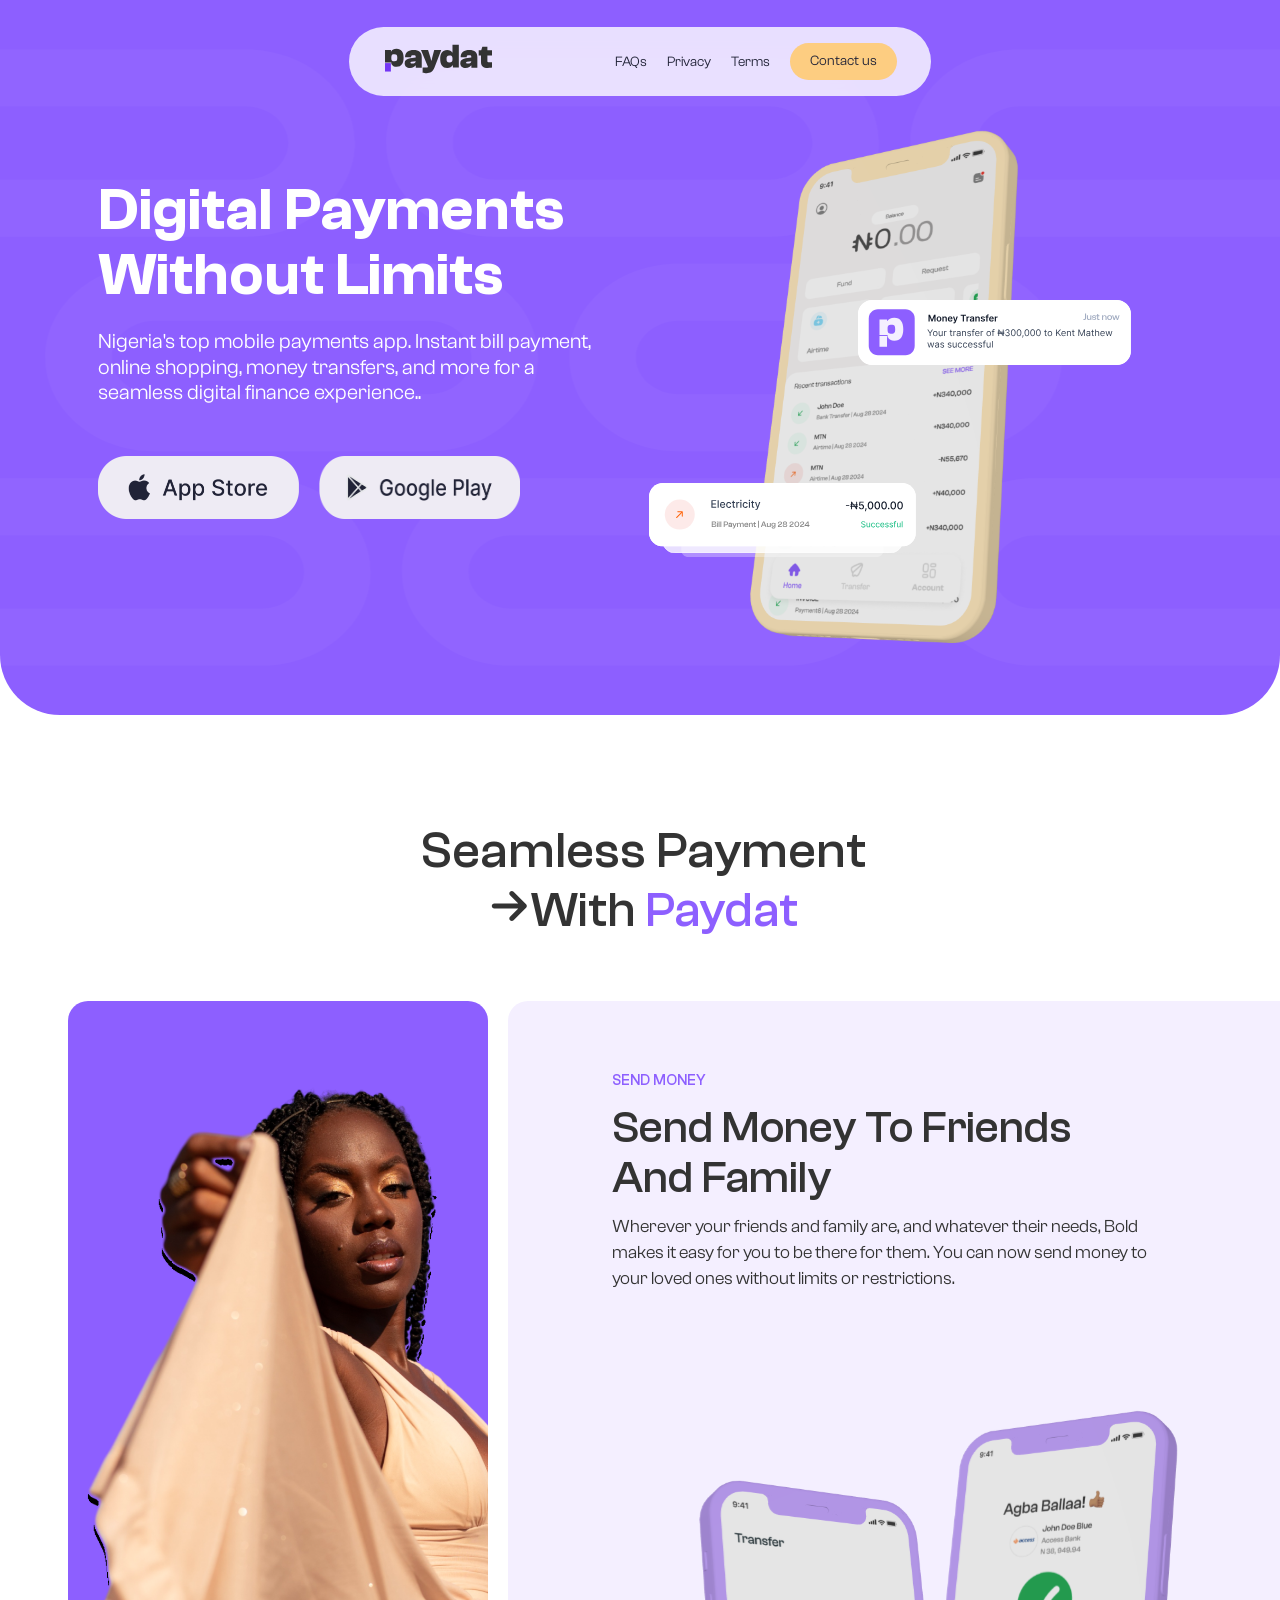
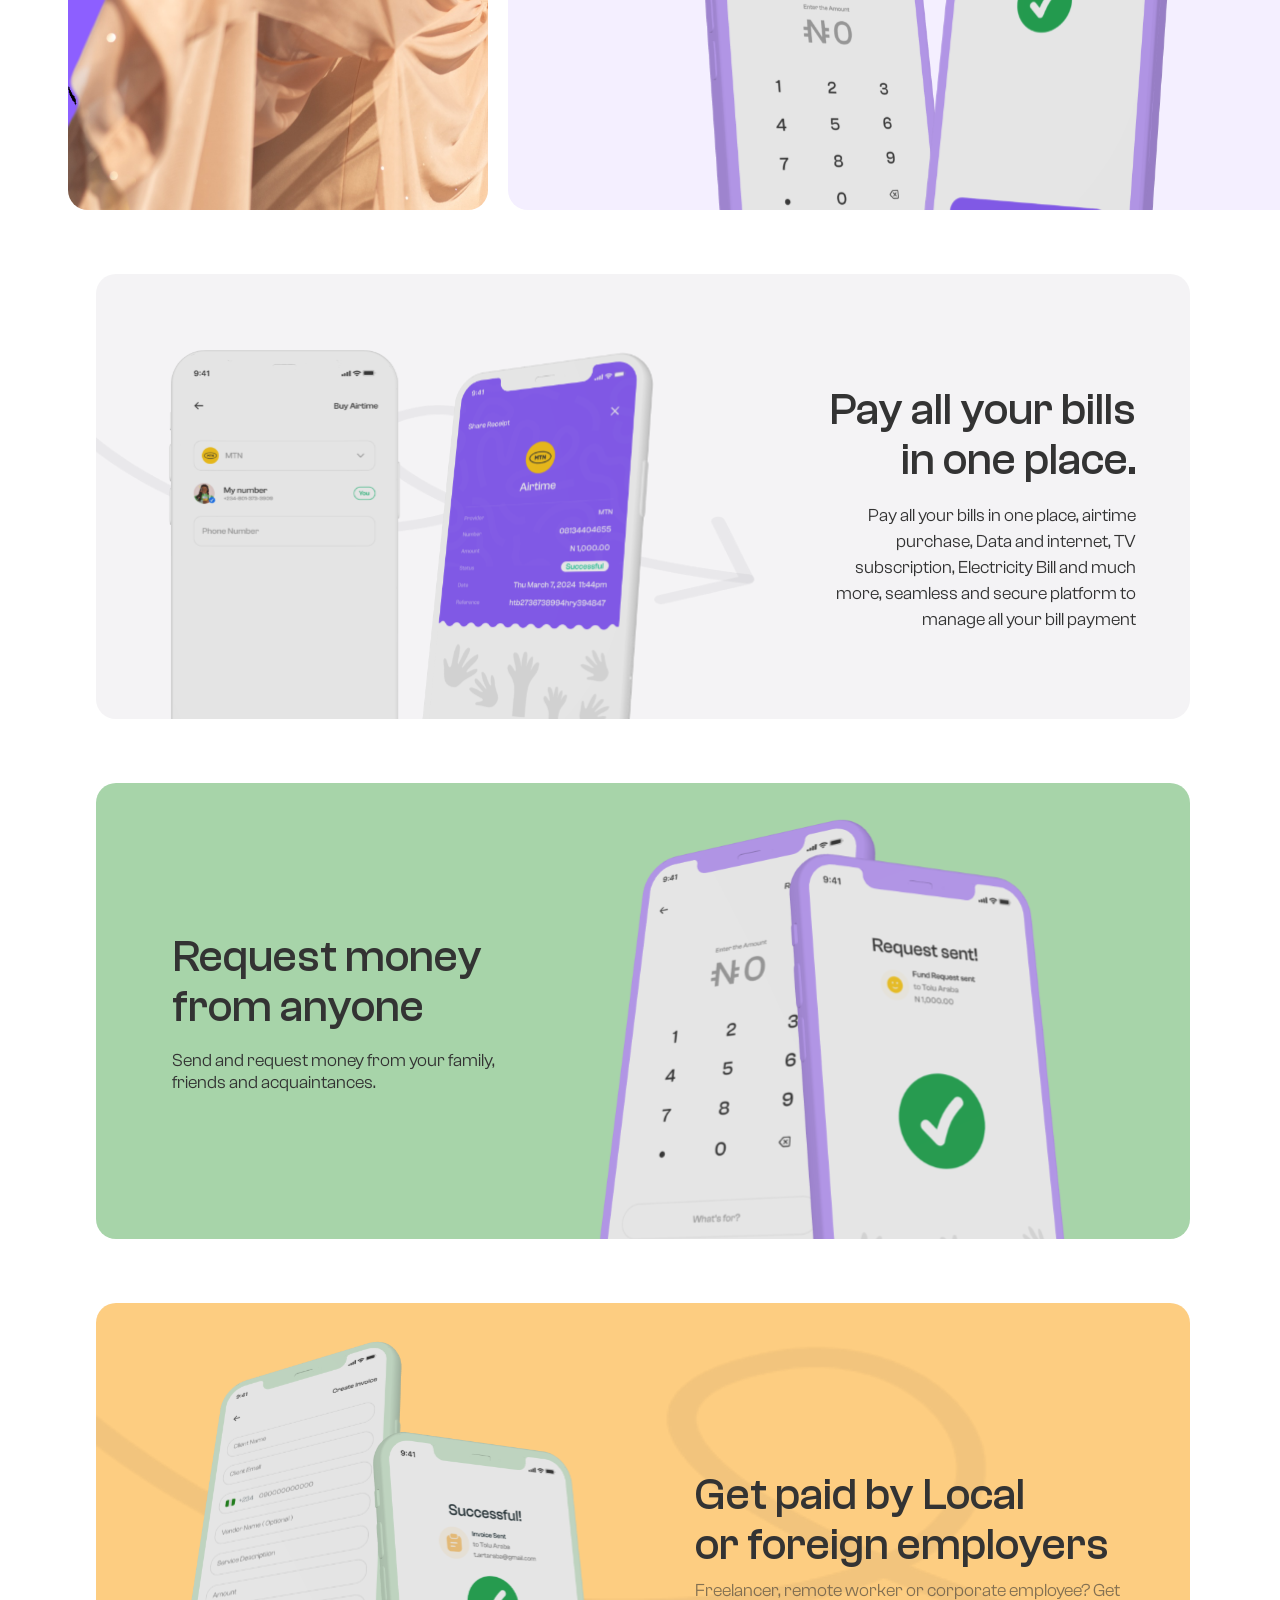
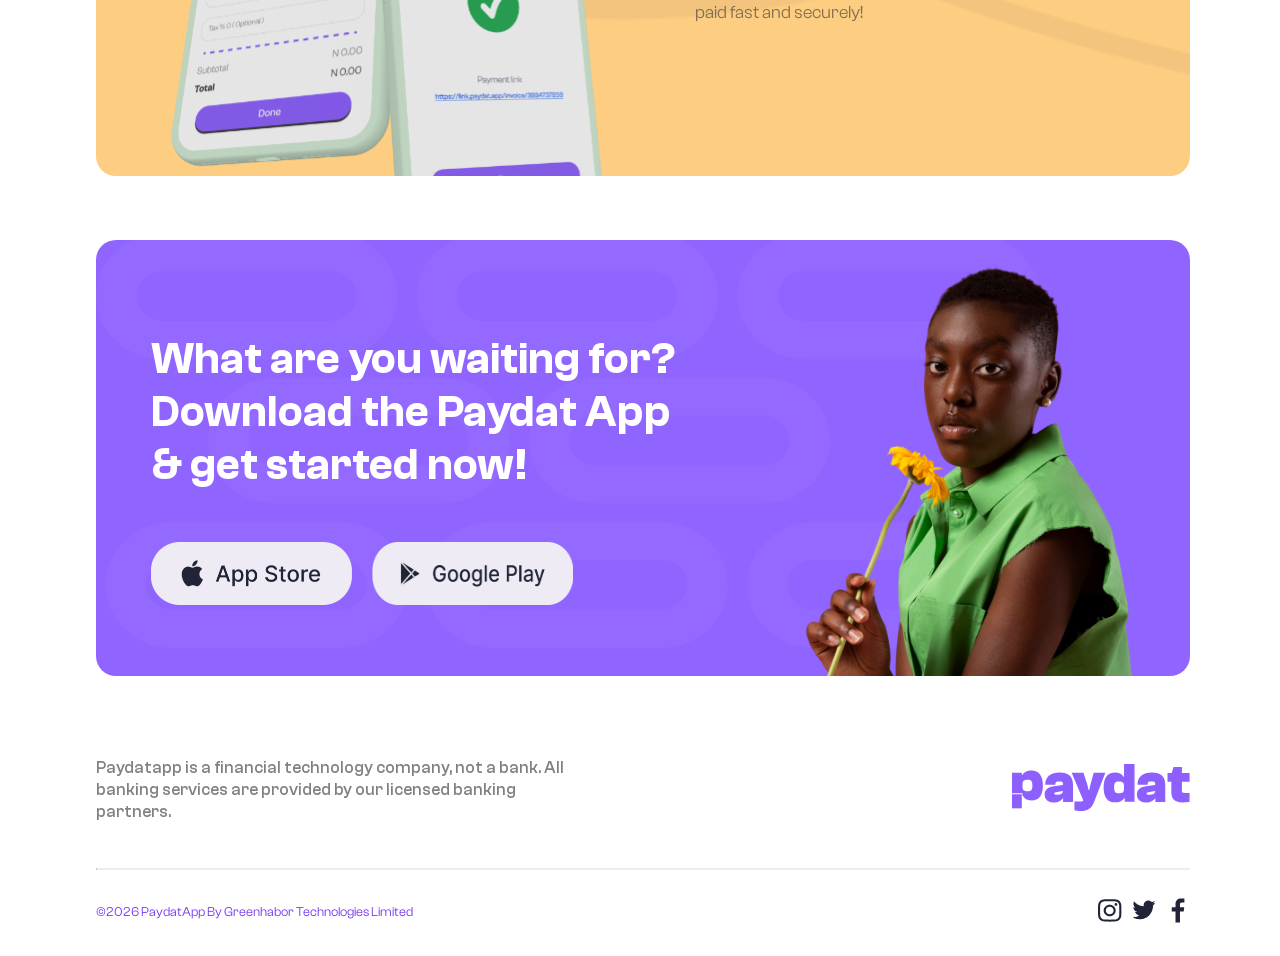
<file: index.html>
<!DOCTYPE html>
<html lang="en">

<head>
    <meta charset="UTF-8">
    <meta name="viewport" content="width=device-width, initial-scale=1.0">
    <meta name="title" content="PayDat - Top Mobile Payments App">
<meta name="description" content="The top mobile payments app. Instant bill payment, online shopping, money transfers, and more for a seamless digital finance experience.">
<meta name="keywords" content="PayDat, mobile payments app, bill payment, online shopping, money transfers, digital finance, seamless payments">
<meta name="author" content="PayDat">
<meta name="viewport" content="width=device-width, initial-scale=1.0">
<meta property="og:title" content="PayDat - Top Mobile Payments App">
<meta property="og:description" content="Instant bill payment, online shopping, money transfers, and more for a seamless digital finance experience.">
<meta property="og:type" content="website">
<meta property="og:url" content="https://www.paydat.com">
<meta property="og:image" content="https://www.paydat.com/assets/logo.png">
<meta name="twitter:card" content="summary_large_image">
<meta name="twitter:title" content="PayDat - Top Mobile Payments App">
<meta name="twitter:description" content="Instant bill payment, online shopping, money transfers, and more for a seamless digital finance experience.">
<meta name="twitter:image" content="https://www.paydat.com/assets/logo.png">
<meta name="twitter:site" content="@PayDatApp">
<title>PayDat - Top Mobile Payments App for Seamless Digital Finance</title>
<link rel="icon" type="image/x-icon" href="./assets/images/favicon.ico">
    <link rel="stylesheet" href="style.css"> <!-- Optional CSS File -->
</head>

<body>

    <nav class="navbar">
        <div class="container">
            <a href="#" class="logo">
                <img src="./assets/images/newpaydatlogo.svg" alt="logo" />
            </a>
            <div class="menu-toggle">&#9776;</div>
            <ul class="nav-links">
                <li class="close-nav">
                    <span><svg width="24" height="24" viewBox="0 0 24 24" fill="none" xmlns="http://www.w3.org/2000/svg">
                        <rect width="24" height="24" rx="10" fill="#8D5FFF"/>
                        <path d="M18 6L6 18" stroke="white" stroke-width="2" stroke-linecap="round" stroke-linejoin="round"/>
                        <path d="M6 6L18 18" stroke="white" stroke-width="2" stroke-linecap="round" stroke-linejoin="round"/>
                        </svg></span>
                </li> 
                <li><a href="/faq.html">FAQs</a></li>
                <li><a href="/privacypolicy.html">Privacy</a></li>
                <li><a href="/terms.html">Terms</a></li>
                <li><button type="button" class="contact-btn" ><a href="/contact.html">Contact us</a></button></li>
            </ul>
        </div>
    </nav>

    <main class="">
        <section class="hero">
            <div class="container">
                <div class="hero-container">
                    <div class="hero-content">
                        <h1>Digital Payments Without Limits</h1>
                        <p>Nigeria's top mobile payments app. Instant bill payment, online shopping, money transfers,
                            and more for a seamless digital finance experience..</p>
                        <!-- <a href="#" class="cta-button">Get in Touch</a> -->
                        <div class="download">
                            <img class="" src="./assets/images/Button.png" alt="Placeholder" />
                            <img class="google-btn" src="./assets/images/google.png" alt="Placeholder" />
                        </div>
                    </div>
                    <div class="box-image">
                        <img src="./assets/images/heroiimage.svg" alt="iphone" class="hero-image" />
                        <!-- <img src="./assets/images/qrcode.svg" alt="iphone" class="mobile-hero-image" /> -->
                    </div>
                </div>
            </div>

        </section>
        <section class="payment-section">
            <div class="container">
 <div class="payment-content">
                <h2>Seamless Payment</h2>
                <div class="payment-flex">
                    <div class="">
                        <img src="./assets/images/SVG.svg" alt="female dancing" class="arrow-image" />
                    </div>
                    <h3>With <span>Paydat</span></h3>
</div>
                </div>
                <div class="grid-column-3">
                    <div class="image-cover">
                    <img src="./assets/images/image.png" alt="female dancing" class="payment-image" />
                    <img src="./assets/images/mobile-image.png" alt="female dancing" class="mobile-image" />
                    </div>
                    <div class="payment-background">
                        <div class="payment-background-content">
                        <small>Send Money</small>
                        <h3>Send money to friends
                            and family</h3>
                        <p>Wherever your friends and family are, and whatever their needs, Bold
                            makes it easy for you to be there for them. You can now send money
                            to your loved ones without limits or restrictions.</p>
                            </div>
                      <div  class="payment-box-image" >
                        <img src="./assets/images/send-money-image.svg" alt="invoice-image" class="amount-image" />
                        <img src="./assets/images/mobileinvoiceimage.svg" alt="invoice-image" class="amount-image-mobile" />
                    </div>
                </div>
            </div>
            </div>
        </section> 
        <section class="section">
            <div class="container">
                <div class="bills-background">
                    <div class="bills-image-wrapper">
                        <img src="./assets/images/pay-bill-image.svg" alt="Placeholder"  class="bills-image"/>
                        <img  src="./assets/images/paybillsimage.svg" alt="Placeholder" class="bills-image-mobile" />
                        </div>
                    <div class="text-content">
                <h3>Pay all your bills in one place.</h3>
                <p>Pay all your bills in one place, airtime purchase, Data and internet, TV subscription, Electricity Bill and much more, seamless and  secure platform to manage all your bill payment </p>
                </div>
              
                </div>
            </div>
        </section>

        <section class="section">
            <div class="container">
                <div class="green-section">
                    
                    <div class="green-content">
                <h3 >Request money from anyone</h3>
                <p>Send and request money from your family,<br> friends and acquaintances.</p>
                </div>
                <div class="green-image-wrapper">
                    <img  src="./assets/images/request-image.svg" alt="Placeholder" class="green-web-image" />
                    <img  src="./assets/images/request-image-mobile.svg" alt="Placeholder" class="green-mobile-image" />
                    </div>
                </div>
            </div>
        </section>

        <section class="section">
            <div class="container">
                <div class="invoice-section">
                    <div class="green-image-wrapper">
                        <img class="local-image" src="./assets/images/invoice-image.svg" alt="Placeholder" />
                        <img class="local-mobile" src="./assets/images/invoiceimage-mobile.svg" alt="Placeholder" />
                        </div>
                    <div class="green-content">
                        <h3 >Get paid by Local <br>
                            or foreign employers</h3>
                        <p>Freelancer, remote worker or corporate employee? Get<br> paid fast and securely!</p>
                        </div>
                </div>
            </div>
        </section>

        <section class="section">
            <div class="container">
                <div class="download-section">
                   
                    <div class="download-content">
                        <h3 >What are you waiting for? Download the Paydat App & get started now!</h3>
                        <!-- <p>Over 2 million people trust PaydatApp for their daily money moves, download  PaydatApp today to get started.</p> -->
                        <div class="download">
                            <img class="" src="./assets/images/Button.png" alt="Placeholder" />
                            <img class="google-btn" src="./assets/images/google.png" alt="Placeholder" />
                        </div>
                        </div>

                    <div class="green-image-wrapper">
                        <img class="download-image" src="./assets/images/Youngafrican.svg" alt="Placeholder" />
                        </div>
                </div>
            </div>
        </section>

     
    </main>
    <footer class="section">
        <div class="container">
            <div class="footer-content">
                <div>
                    <p class="tagline">
                    Paydatapp is a financial technology company, not a bank. All banking services are provided by our licensed banking partners.
                    </p>
                </div>

                <div class="logo-center">
                    <a href="#" class="logo">
                        <img class="" src="./assets/images/blue-logo.svg" alt="logo" />
                    </a>
                </div>

                <!-- <div class="footer-flex">
                    <a href="hello@paydatapp.com" target="_blank" class="footer-text">
                        hello@paydatapp.com
                    </a>
                    <a href="+234 700 933 933 933" target="_blank" class="footer-text">
                        +234 700 933 933 933
                    </a>
                </div> -->

            </div>
            <hr class="line-break" />
            <div class="footer-content footer-box-row">
                <div class="dateformat" id="dateformat"> </div>
                    <div class="social-box">
                    <a href="https://www.instagram.com/paydathq" class="social-media">
                        <svg xmlns="http://www.w3.org/2000/svg" " viewBox="0 0 24 25" fill="none">
                            <path d="M11.694 1.17004C8.5185 1.17004 8.12025 1.18279 6.873 1.23754C5.628 1.29229 4.77825 1.48279 4.03425 1.76104C3.25888 2.04037 2.55247 2.48283 1.96275 3.05854C1.37171 3.61485 0.911185 4.29514 0.61425 5.05054C0.32475 5.76754 0.12675 6.58504 0.0705 7.78204C0.0135 8.98204 0 9.36454 0 12.42C0 15.4755 0.0135 15.8588 0.0705 17.058C0.1275 18.2558 0.3255 19.0733 0.61425 19.7895C0.911185 20.545 1.37171 21.2252 1.96275 21.7815C2.55249 22.3572 3.25889 22.7997 4.03425 23.079C4.77825 23.3573 5.628 23.5478 6.873 23.6025C8.12025 23.6573 8.5185 23.67 11.694 23.67C14.8702 23.67 15.2685 23.6573 16.5165 23.6025C17.7607 23.5478 18.6105 23.3573 19.3545 23.0798C20.1299 22.8004 20.8363 22.358 21.426 21.7823C22.0171 21.2258 22.4776 20.5452 22.7745 19.7895C23.064 19.0733 23.262 18.2558 23.3182 17.058C23.3752 15.858 23.3888 15.4755 23.3888 12.42C23.3888 9.36454 23.3752 8.98129 23.3182 7.78204C23.2612 6.58429 23.0632 5.76679 22.7745 5.05054C22.4775 4.29515 22.017 3.61487 21.426 3.05854C20.8363 2.48283 20.1299 2.04037 19.3545 1.76104C18.6105 1.48279 17.76 1.29229 16.515 1.23754C15.2685 1.18279 14.8702 1.17004 11.694 1.17004ZM11.694 3.19729C14.817 3.19729 15.1867 3.20854 16.4198 3.26254C17.5597 3.31279 18.1793 3.49579 18.591 3.65029C19.0957 3.82851 19.5548 4.11584 19.9357 4.49179C20.3215 4.85091 20.6206 5.29306 20.8102 5.78479C20.9707 6.18154 21.1613 6.77704 21.213 7.87429C21.2693 9.06004 21.2812 9.41629 21.2812 12.42C21.2812 15.4238 21.2692 15.78 21.2137 16.9658C21.1612 18.063 20.9707 18.6585 20.8102 19.0553C20.5987 19.5803 20.3452 19.9553 19.9357 20.3483C19.5548 20.7243 19.0957 21.0116 18.591 21.1898C18.1785 21.3443 17.5597 21.5273 16.4198 21.5775C15.1867 21.6315 14.817 21.6428 11.6947 21.6428C8.57175 21.6428 8.202 21.6315 6.969 21.5775C5.829 21.5273 5.2095 21.3443 4.797 21.1898C4.2926 21.0115 3.83371 20.7242 3.453 20.3483C3.06696 19.9893 2.76766 19.5471 2.57775 19.0553C2.418 18.6585 2.2275 18.063 2.175 16.9658C2.11875 15.78 2.1075 15.4238 2.1075 12.42C2.1075 9.41629 2.11875 9.06004 2.175 7.87429C2.2275 6.77704 2.418 6.18154 2.57775 5.78479C2.79 5.25979 3.0435 4.88479 3.453 4.49179C3.83371 4.11593 4.2926 3.82861 4.797 3.65029C5.2095 3.49579 5.82825 3.31279 6.969 3.26254C8.202 3.20854 8.57175 3.19729 11.694 3.19729ZM11.694 6.64279C8.3775 6.64279 5.68875 9.22954 5.68875 12.42C5.68875 15.6105 8.3775 18.1973 11.694 18.1973C15.0105 18.1973 17.7 15.6105 17.7 12.42C17.7 9.22954 15.0113 6.64279 11.6947 6.64279H11.694ZM11.694 16.17C9.5415 16.17 7.79625 14.4908 7.79625 12.42C7.79625 10.3493 9.5415 8.67004 11.694 8.67004C13.8465 8.67004 15.5925 10.3493 15.5925 12.42C15.5925 14.4908 13.8472 16.17 11.694 16.17ZM19.3403 6.41479C19.3403 7.16029 18.7118 7.76479 17.937 7.76479C17.1615 7.76479 16.5338 7.16029 16.5338 6.41479C16.5338 5.66929 17.1615 5.06479 17.9363 5.06479C18.7118 5.06479 19.3403 5.66929 19.3403 6.41479Z" fill="#212337"/>
                          </svg>
                    </a>
                    <a href="https://www.x.com/paydathq" class="social-media">
                        <svg xmlns="http://www.w3.org/2000/svg"  viewBox="0 0 25 25" fill="none">
                            <path d="M16.4205 2.69485V2.69031H17.5362L17.9442 2.77269C18.216 2.82588 18.4625 2.89593 18.6836 2.9822C18.9061 3.06847 19.1208 3.16901 19.3277 3.28447C19.5353 3.39928 19.7234 3.51669 19.8921 3.63604C20.0594 3.75409 20.2099 3.87993 20.3429 4.01225C20.4746 4.14588 20.6802 4.1809 20.9591 4.11604C21.238 4.05117 21.5383 3.96036 21.8601 3.84555C22.1818 3.73074 22.5003 3.60101 22.8149 3.45701C23.1295 3.31301 23.3208 3.22155 23.3902 3.18263C23.457 3.14242 23.4934 3.12101 23.4973 3.11777L23.5018 3.11128L23.5232 3.1009L23.5446 3.08988L23.566 3.07885L23.5874 3.06847L23.592 3.06198L23.5984 3.05744L23.6049 3.0529L23.6088 3.04642L23.6302 3.03993L23.6516 3.03604L23.6477 3.06847L23.6413 3.1009L23.6302 3.13333L23.6199 3.16577L23.6088 3.18717L23.5984 3.20858L23.5874 3.24101C23.5786 3.26932 23.5715 3.29813 23.566 3.32728C23.5589 3.3636 23.4908 3.5076 23.3623 3.75928C23.2228 4.02794 23.0609 4.28441 22.8785 4.52598C22.6858 4.78544 22.5126 4.98133 22.3595 5.11366C22.2052 5.24728 22.1027 5.34069 22.0527 5.39452C22.0028 5.44901 21.9418 5.4996 21.8704 5.54566L21.7628 5.61701L21.7414 5.62739L21.72 5.63842L21.7154 5.6449L21.7089 5.64944L21.7024 5.65333L21.6986 5.65982L21.6772 5.67085L21.6557 5.68187L21.6512 5.68836L21.6447 5.69225L21.6382 5.69679L21.6343 5.70328L21.6298 5.70977L21.6233 5.71366L21.6168 5.7182L21.6129 5.72469H21.72L22.3206 5.59496C22.7088 5.51212 23.0921 5.40774 23.4687 5.28231L24.048 5.08771L24.1128 5.06631L24.1453 5.05528L24.166 5.04425L24.1874 5.03387L24.2088 5.02285L24.2309 5.01182L24.2737 5.00533L24.3165 5.00144V5.04425L24.3055 5.04879L24.2951 5.05528L24.2906 5.06177L24.2841 5.06631L24.2776 5.0702L24.2737 5.07669L24.2692 5.08317L24.2627 5.08771L24.2562 5.09225L24.2523 5.09874L24.2477 5.10523L24.2413 5.10912L24.2309 5.13052L24.2199 5.15258L24.2134 5.15647C24.2108 5.16101 24.12 5.2836 23.9409 5.5236C23.7619 5.76555 23.6653 5.88815 23.651 5.89139C23.6367 5.89528 23.6166 5.91733 23.5913 5.95625C23.5667 5.99647 23.4149 6.15733 23.136 6.43755C22.857 6.71842 22.5846 6.96815 22.3167 7.18674C22.0475 7.40728 21.912 7.67777 21.9087 7.99885C21.9048 8.31863 21.888 8.67993 21.8594 9.08339C21.8266 9.52116 21.7729 9.95711 21.6986 10.3898C21.6044 10.9248 21.4825 11.4546 21.3334 11.977C21.1693 12.5673 20.9688 13.1433 20.7327 13.705C20.5177 14.2237 20.2705 14.7285 19.9926 15.2164C19.7351 15.6633 19.499 16.0414 19.2843 16.3508C19.0702 16.6603 18.8516 16.9521 18.6298 17.2252C18.408 17.499 18.1277 17.8071 17.7885 18.1502C17.448 18.4914 17.2624 18.6782 17.2307 18.7113C17.1982 18.7437 17.0575 18.8611 16.8103 19.0654C16.5639 19.2717 16.2992 19.4773 16.0164 19.6836C15.7662 19.8672 15.5068 20.038 15.2393 20.1954C15.0032 20.3316 14.7184 20.4879 14.3857 20.6637C14.0536 20.8408 13.6942 21.0049 13.3083 21.1567C12.9217 21.3072 12.5143 21.4479 12.0849 21.5777C11.6562 21.7074 11.241 21.8079 10.8402 21.8799C10.3887 21.9588 9.93429 22.0201 9.47802 22.0635L8.71586 22.1387V22.1498H7.32126V22.1387L7.13899 22.1284C7.03877 22.1226 6.93865 22.1152 6.83867 22.1063C6.54153 22.0705 6.24486 22.0309 5.94872 21.9876C5.54116 21.9351 5.13636 21.8631 4.73575 21.7716C4.44321 21.7003 4.00667 21.5627 3.42742 21.3617C2.9192 21.1894 2.42242 20.9851 1.94007 20.75C1.68183 20.6223 1.42453 20.4928 1.16818 20.3614C1.04969 20.2996 0.933501 20.2333 0.819856 20.163L0.626558 20.0443L0.622666 20.0378L0.61618 20.0332L0.609693 20.0287L0.605153 20.0222L0.583747 20.0118L0.562342 20.0008L0.55845 19.9943L0.551964 19.9898L0.545477 19.9859L0.540937 19.9794L0.536396 19.9729L0.52991 19.9684H0.519531V19.9249L0.540937 19.9294L0.562342 19.9359L0.658991 19.947C0.723856 19.9534 0.898991 19.9651 1.1844 19.9794C1.81914 20.0098 2.45533 19.9772 3.08364 19.8821C3.42029 19.8315 3.81661 19.7452 4.27456 19.6226C4.70579 19.5097 5.12777 19.3639 5.53683 19.1867C5.81182 19.067 6.08369 18.9403 6.35218 18.8066C6.5124 18.7243 6.75694 18.5718 7.0858 18.3487L7.57942 18.014L7.58396 18.0075L7.59045 18.003L7.59694 17.9984L7.60083 17.9919L7.60537 17.9854L7.61186 17.9816L7.61834 17.977L7.62223 17.9705L7.64364 17.964L7.66504 17.9601L7.66959 17.9381L7.67607 17.9167L7.68256 17.9121L7.68645 17.9057L7.51521 17.8953C7.40427 17.8882 7.29335 17.8808 7.18245 17.8732C7.01212 17.8543 6.84358 17.8218 6.67845 17.7759C6.42489 17.7097 6.17715 17.623 5.93769 17.5165C5.67028 17.3998 5.41222 17.2627 5.1658 17.1065C4.91477 16.9483 4.7338 16.8166 4.62223 16.7115C4.51196 16.6077 4.36926 16.4611 4.19348 16.2704C4.0252 16.0874 3.87286 15.8904 3.73813 15.6814C3.59795 15.4583 3.47458 15.225 3.36904 14.9835L3.19131 14.5904L3.18029 14.558L3.16991 14.5256L3.16342 14.5041L3.15888 14.4827L3.19131 14.4866L3.22375 14.4931L3.45921 14.5256C3.61683 14.5476 3.86331 14.5547 4.19996 14.5476C4.53596 14.5405 4.76818 14.5255 4.89726 14.5041C5.02569 14.4827 5.10483 14.4685 5.13337 14.4613L5.17618 14.4503L5.22937 14.4393L5.28321 14.4289L5.28775 14.4224L5.29423 14.4179L5.30072 14.4133L5.30461 14.4068L5.2618 14.3965L5.21899 14.3854L5.17618 14.3744L5.13337 14.364L5.08991 14.353C5.03968 14.3395 4.98972 14.325 4.94007 14.3096C4.74404 14.2378 4.55082 14.1586 4.36083 14.0721C4.04559 13.9359 3.79586 13.8023 3.60969 13.6726C3.42288 13.5428 3.24515 13.4001 3.0778 13.2471C2.88084 13.0596 2.69665 12.8591 2.52645 12.6471C2.31474 12.3844 2.13449 12.098 1.98937 11.7934C1.84201 11.496 1.72342 11.1852 1.63521 10.8652C1.55737 10.5714 1.50548 10.2717 1.48083 9.96879L1.44191 9.51474L1.46396 9.51928L1.48537 9.52577L1.50677 9.53679L1.52818 9.54782L1.54959 9.5582L1.57099 9.56923L1.90375 9.72036C2.16926 9.83521 2.44599 9.92216 2.72948 9.97982C3.05899 10.0512 3.25488 10.0914 3.31975 10.0985L3.41704 10.1089H3.60969L3.60515 10.1024L3.59867 10.0985L3.59218 10.094L3.58829 10.0875L3.58375 10.081L3.57726 10.0765L3.57077 10.0726L3.56688 10.0661L3.54548 10.0551L3.52342 10.044L3.51953 10.0376L3.51304 10.0337L3.50656 10.0291L3.50202 10.0226L3.48061 10.0116L3.45921 10.0012L3.45531 9.99474C3.3935 9.94895 3.33187 9.9029 3.27045 9.85658C3.13704 9.75056 3.01351 9.63267 2.90137 9.50436C2.76918 9.35605 2.6405 9.20466 2.51542 9.05031C2.38623 8.89159 2.2712 8.72186 2.17164 8.54306C2.05174 8.32081 1.94559 8.09141 1.8538 7.85615C1.6417 7.32499 1.52425 6.76079 1.50677 6.18912C1.49964 5.91539 1.50677 5.68187 1.52818 5.48728C1.54959 5.29269 1.59304 5.07344 1.65661 4.82825C1.72148 4.58371 1.81423 4.32425 1.93553 4.05117L2.11845 3.64058L2.12883 3.60815L2.13986 3.57571L2.14634 3.57117L2.15023 3.56469L2.15477 3.5582L2.16126 3.55431L2.16775 3.55885L2.17164 3.56533L2.17618 3.57182L2.18267 3.57571L2.18915 3.58025L2.19304 3.58674L2.19759 3.59323L2.20407 3.59712L2.21445 3.61917L2.22548 3.64058L2.23196 3.64512L2.2365 3.6516L2.5258 3.97593C2.7191 4.19128 2.94742 4.43258 3.21272 4.69917C3.47737 4.96512 3.62396 5.10328 3.6525 5.11366C3.68104 5.12533 3.71737 5.15842 3.75953 5.2129C3.80299 5.26609 3.94569 5.39388 4.18894 5.5956C4.43218 5.79669 4.75067 6.0302 5.14375 6.29679C5.53748 6.56339 5.97402 6.82609 6.45272 7.08555C6.93207 7.34501 7.4471 7.57852 7.9978 7.78739C8.54915 7.99625 8.9351 8.13312 9.15629 8.19798C9.37813 8.26285 9.75758 8.34523 10.294 8.44577C10.8305 8.54696 11.2346 8.61182 11.5063 8.64036C11.7781 8.66955 11.9643 8.68577 12.0642 8.69031L12.2147 8.6942L12.2101 8.66177L12.2036 8.62933L12.1608 8.3595C12.1279 8.10901 12.1136 7.85642 12.118 7.60382C12.118 7.2795 12.1427 6.98112 12.1933 6.70739C12.2432 6.43366 12.3184 6.15669 12.4183 5.87582C12.4975 5.6428 12.5957 5.41673 12.7122 5.19993C12.8095 5.03128 12.9366 4.83928 13.0942 4.62328C13.2519 4.40728 13.4555 4.18415 13.7059 3.95388C13.9669 3.71558 14.2549 3.50876 14.5641 3.33766C14.8483 3.17507 15.1463 3.03788 15.4547 2.92771C15.6779 2.84688 15.9078 2.78546 16.1416 2.74415C16.3271 2.7156 16.4205 2.69874 16.4205 2.69485Z" fill="#212337"/>
                          </svg>
                    </a>
                    <a href="https://www.facebook.com/paydathq" class="social-media">
                        <svg xmlns="http://www.w3.org/2000/svg"  viewBox="0 0 24 25" fill="none">
                            <path d="M13.9679 24.42V13.472H17.6919L18.2487 9.20564H13.9679V6.48164C13.9679 5.24644 14.3159 4.40484 16.1103 4.40484L18.3999 4.40404V0.588044C18.0039 0.536044 16.6447 0.420044 15.0639 0.420044C11.7631 0.420044 9.50393 2.40804 9.50393 6.06004V9.20564H5.76953V13.4728H9.50233V24.42H13.9671H13.9679Z" fill="#212337"/>
                          </svg>
                    </a>
                    </div> 
                </div>
            
            </div>
   
    </footer>
    <script>
        const currentYear = new Date().getFullYear();
        document.getElementById("dateformat").innerHTML = ` ©${currentYear} PaydatApp By Greenhabor Technologies Limited`;

        const navbar = document.querySelector('.navbar');
const menuToggle = document.querySelector('.menu-toggle');
const closeNav = document.querySelector('.close-nav');

menuToggle.addEventListener('click', () => {
  navbar.classList.toggle('active');
});


closeNav.addEventListener('click', () => {
  navbar.classList.remove('active');
});

    </script>
</body>

</html>
</file>
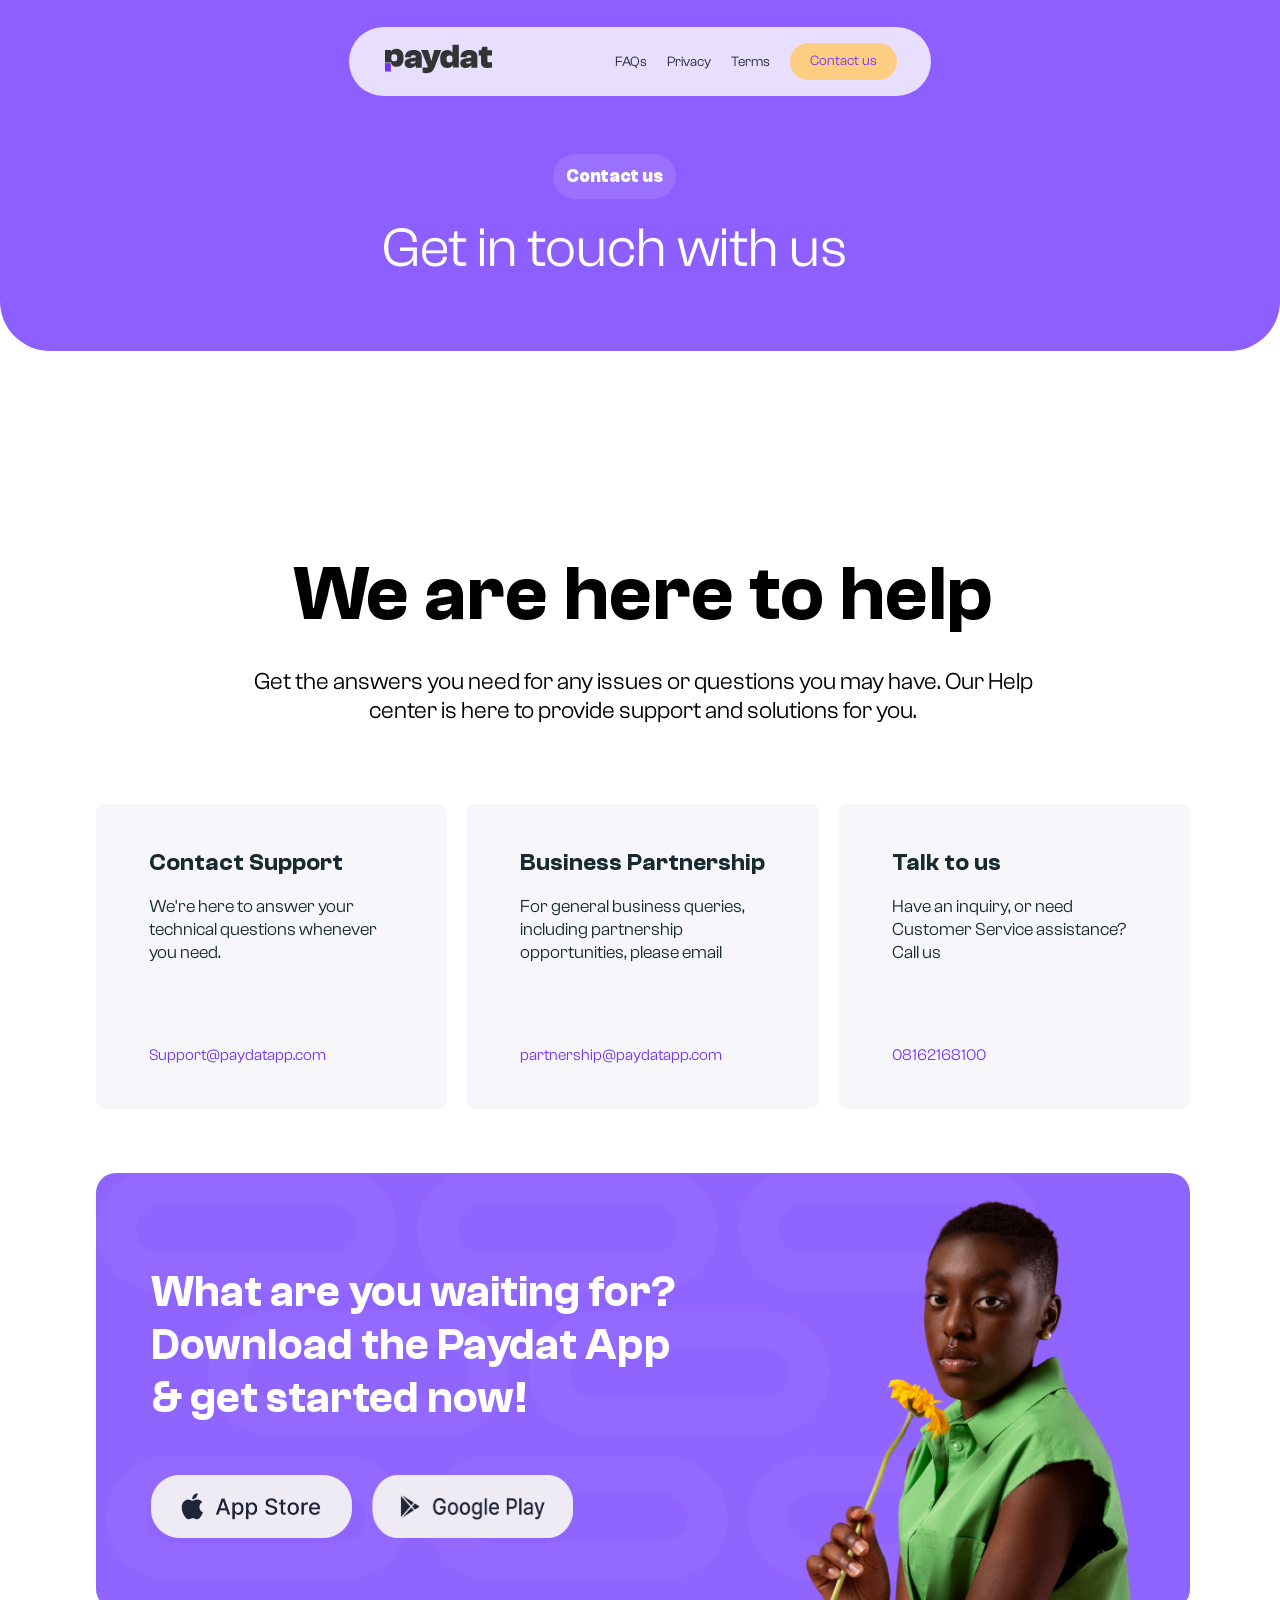
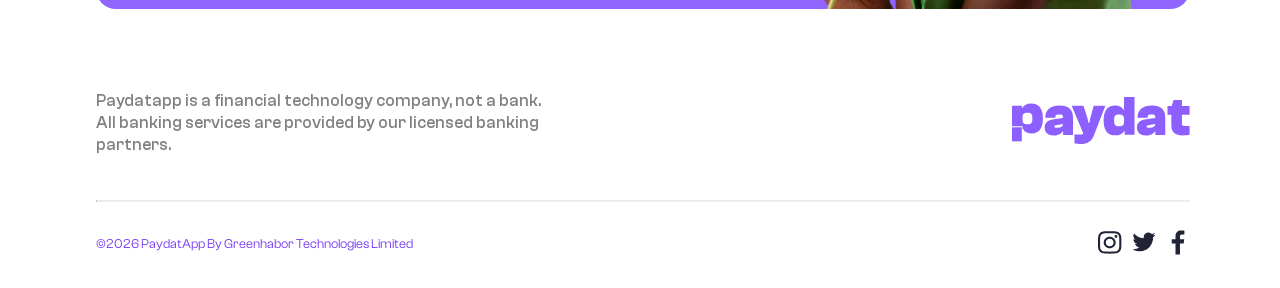
<file: contact.html>
<!DOCTYPE html>
<html lang="en">

<head>
    <meta charset="UTF-8">
    <meta name="viewport" content="width=device-width, initial-scale=1.0">
    <meta charset="UTF-8">
    <meta name="viewport" content="width=device-width, initial-scale=1.0">
    <meta name="title" content="PayDat - Top Mobile Payments App">
<meta name="description" content="The top mobile payments app. Instant bill payment, online shopping, money transfers, and more for a seamless digital finance experience.">
<meta name="keywords" content="PayDat, mobile payments app, bill payment, online shopping, money transfers, digital finance, seamless payments">
<meta name="author" content="PayDat">
<meta name="viewport" content="width=device-width, initial-scale=1.0">
<meta property="og:title" content="PayDat - Top Mobile Payments App">
<meta property="og:description" content="Instant bill payment, online shopping, money transfers, and more for a seamless digital finance experience.">
<meta property="og:type" content="website">
<meta property="og:url" content="https://www.paydat.com">
<meta property="og:image" content="https://www.paydat.com/assets/logo.png">
<meta name="twitter:card" content="summary_large_image">
<meta name="twitter:title" content="PayDat - Top Mobile Payments App">
<meta name="twitter:description" content="Instant bill payment, online shopping, money transfers, and more for a seamless digital finance experience.">
<meta name="twitter:image" content="https://www.paydat.com/assets/logo.png">
<meta name="twitter:site" content="@PayDatApp">
<title>PayDat - Top Mobile Payments App for Seamless Digital Finance</title>
<link rel="icon" type="image/x-icon" href="./assets/images/favicon.ico">
    <link rel="stylesheet" href="style.css"> <!-- Optional CSS File -->
</head>

<body>

    <nav class="navbar">
        <div class="container">
            <a href="index.html" class="logo">
                <img src="./assets/images/newpaydatlogo.svg" alt="logo" />
            </a>
            <div class="menu-toggle">&#9776;</div>
            <ul class="nav-links">
                <li class="close-nav">&times;</li> 
                <li><a href="/faq.html">FAQs</a></li>
                <li><a href="/privacypolicy.html">Privacy</a></li>
                <li><a href="/terms.html">Terms</a></li>
                <li><button type="button" class="contact-btn" ><a href="/contact.html">Contact us</a></button></li>
            </ul>
        </div>
    </nav>

    <main class="">
        <section class="contact-section">
            <div class="container"> 
                <div class="contact-flex">
                <span class="">
                    Contact  us
                </span>
                <h1>Get in touch with us</h1>   
                </div>
            </div>
        </section> 
        <section class="section">
            <div class="container">
                <div class="contact-content">
                    <h3>We are here to help</h3>
                    <p>
                        Get the answers you need for any issues or questions you may have. Our Help
center is here to provide support and solutions for you.
                    </p>
                    </div>
                <div class="grid-column-3 ">
                    <div class="contact-box">
                        <div>
<h4>
    Contact Support
</h4>
<p>We're here to answer your technical
    questions whenever you need.</p>
    </div>
    <a href="http://Support@paydatapp.com">
        Support@paydatapp.com
    </a>
                    </div>
                    <div class="contact-box">
                        <div>
<h4>
    Business Partnership
</h4>
<p>
    For general business queries,
including partnership opportunities,
please email
</p>
    </div>
    <a href="http://partnership@paydatapp.com">
        partnership@paydatapp.com
    </a>
                    </div>
                    <div class="contact-box">
                        <div>
<h4>
    Talk to us
</h4>
<p>
    Have an inquiry, or need Customer
Service assistance? Call us
</p>
    </div>
    <a href="tel:+234 08162168100">
        08162168100
    </a>
                    </div>
                    </div>
                    </div>

                    </section>
                    <section class="section">
                        <div class="container">
                            <div class="download-section">
                               
                                <div class="download-content">
                                    <h3 >What are you waiting for? Download the Paydat App & get started now!</h3>
                                    <!-- <p>Over 2 million people trust PaydatApp for their daily money moves, download  PaydatApp today to get started.</p> -->
                                    <div class="download">
                                        <img class="" src="./assets/images/Button.png" alt="Placeholder" />
                                        <img class="google-btn" src="./assets/images/google.png" alt="Placeholder" />
                                    </div>
                                    </div>
            
                                <div class="green-image-wrapper">
                                    <img class="download-image" src="./assets/images/Youngafrican.svg" alt="Placeholder" />
                                    </div>
                            </div>
                        </div>
                    </section>
        </main>
        <footer class="section">
            <div class="container">
                <div class="footer-content">
                    <div>
                        <p class="tagline">
                        Paydatapp is a financial technology company, not a bank. <br>All banking services are provided by our licensed banking partners.
                        </p>
                    </div>
    
                    <div class="logo-center">
                        <a href="#" class="logo">
                            <img class="" src="./assets/images/blue-logo.svg" alt="logo" />
                        </a>
                    </div>
    
                    <!-- <div class="footer-flex">
                        <a href="hello@paydatapp.com" target="_blank" class="footer-text">
                            hello@paydatapp.com
                        </a>
                        <a href="+234 700 933 933 933" target="_blank" class="footer-text">
                            +234 700 933 933 933
                        </a>
                    </div> -->
    
                </div>
                <hr class="line-break" />
                <div class="footer-content footer-box-row">
                    <div class="dateformat" id="dateformat"> </div>
                        <div class="social-box">
                        <a href="https://www.instagram.com/paydathq" class="social-media">
                            <svg xmlns="http://www.w3.org/2000/svg"  viewBox="0 0 24 25" fill="none">
                                <path d="M11.694 1.17004C8.5185 1.17004 8.12025 1.18279 6.873 1.23754C5.628 1.29229 4.77825 1.48279 4.03425 1.76104C3.25888 2.04037 2.55247 2.48283 1.96275 3.05854C1.37171 3.61485 0.911185 4.29514 0.61425 5.05054C0.32475 5.76754 0.12675 6.58504 0.0705 7.78204C0.0135 8.98204 0 9.36454 0 12.42C0 15.4755 0.0135 15.8588 0.0705 17.058C0.1275 18.2558 0.3255 19.0733 0.61425 19.7895C0.911185 20.545 1.37171 21.2252 1.96275 21.7815C2.55249 22.3572 3.25889 22.7997 4.03425 23.079C4.77825 23.3573 5.628 23.5478 6.873 23.6025C8.12025 23.6573 8.5185 23.67 11.694 23.67C14.8702 23.67 15.2685 23.6573 16.5165 23.6025C17.7607 23.5478 18.6105 23.3573 19.3545 23.0798C20.1299 22.8004 20.8363 22.358 21.426 21.7823C22.0171 21.2258 22.4776 20.5452 22.7745 19.7895C23.064 19.0733 23.262 18.2558 23.3182 17.058C23.3752 15.858 23.3888 15.4755 23.3888 12.42C23.3888 9.36454 23.3752 8.98129 23.3182 7.78204C23.2612 6.58429 23.0632 5.76679 22.7745 5.05054C22.4775 4.29515 22.017 3.61487 21.426 3.05854C20.8363 2.48283 20.1299 2.04037 19.3545 1.76104C18.6105 1.48279 17.76 1.29229 16.515 1.23754C15.2685 1.18279 14.8702 1.17004 11.694 1.17004ZM11.694 3.19729C14.817 3.19729 15.1867 3.20854 16.4198 3.26254C17.5597 3.31279 18.1793 3.49579 18.591 3.65029C19.0957 3.82851 19.5548 4.11584 19.9357 4.49179C20.3215 4.85091 20.6206 5.29306 20.8102 5.78479C20.9707 6.18154 21.1613 6.77704 21.213 7.87429C21.2693 9.06004 21.2812 9.41629 21.2812 12.42C21.2812 15.4238 21.2692 15.78 21.2137 16.9658C21.1612 18.063 20.9707 18.6585 20.8102 19.0553C20.5987 19.5803 20.3452 19.9553 19.9357 20.3483C19.5548 20.7243 19.0957 21.0116 18.591 21.1898C18.1785 21.3443 17.5597 21.5273 16.4198 21.5775C15.1867 21.6315 14.817 21.6428 11.6947 21.6428C8.57175 21.6428 8.202 21.6315 6.969 21.5775C5.829 21.5273 5.2095 21.3443 4.797 21.1898C4.2926 21.0115 3.83371 20.7242 3.453 20.3483C3.06696 19.9893 2.76766 19.5471 2.57775 19.0553C2.418 18.6585 2.2275 18.063 2.175 16.9658C2.11875 15.78 2.1075 15.4238 2.1075 12.42C2.1075 9.41629 2.11875 9.06004 2.175 7.87429C2.2275 6.77704 2.418 6.18154 2.57775 5.78479C2.79 5.25979 3.0435 4.88479 3.453 4.49179C3.83371 4.11593 4.2926 3.82861 4.797 3.65029C5.2095 3.49579 5.82825 3.31279 6.969 3.26254C8.202 3.20854 8.57175 3.19729 11.694 3.19729ZM11.694 6.64279C8.3775 6.64279 5.68875 9.22954 5.68875 12.42C5.68875 15.6105 8.3775 18.1973 11.694 18.1973C15.0105 18.1973 17.7 15.6105 17.7 12.42C17.7 9.22954 15.0113 6.64279 11.6947 6.64279H11.694ZM11.694 16.17C9.5415 16.17 7.79625 14.4908 7.79625 12.42C7.79625 10.3493 9.5415 8.67004 11.694 8.67004C13.8465 8.67004 15.5925 10.3493 15.5925 12.42C15.5925 14.4908 13.8472 16.17 11.694 16.17ZM19.3403 6.41479C19.3403 7.16029 18.7118 7.76479 17.937 7.76479C17.1615 7.76479 16.5338 7.16029 16.5338 6.41479C16.5338 5.66929 17.1615 5.06479 17.9363 5.06479C18.7118 5.06479 19.3403 5.66929 19.3403 6.41479Z" fill="#212337"/>
                              </svg>
                        </a>
                        <a href="https://www.x.com/paydathq" class="social-media">
                            <svg xmlns="http://www.w3.org/2000/svg"  viewBox="0 0 25 25" fill="none">
                                <path d="M16.4205 2.69485V2.69031H17.5362L17.9442 2.77269C18.216 2.82588 18.4625 2.89593 18.6836 2.9822C18.9061 3.06847 19.1208 3.16901 19.3277 3.28447C19.5353 3.39928 19.7234 3.51669 19.8921 3.63604C20.0594 3.75409 20.2099 3.87993 20.3429 4.01225C20.4746 4.14588 20.6802 4.1809 20.9591 4.11604C21.238 4.05117 21.5383 3.96036 21.8601 3.84555C22.1818 3.73074 22.5003 3.60101 22.8149 3.45701C23.1295 3.31301 23.3208 3.22155 23.3902 3.18263C23.457 3.14242 23.4934 3.12101 23.4973 3.11777L23.5018 3.11128L23.5232 3.1009L23.5446 3.08988L23.566 3.07885L23.5874 3.06847L23.592 3.06198L23.5984 3.05744L23.6049 3.0529L23.6088 3.04642L23.6302 3.03993L23.6516 3.03604L23.6477 3.06847L23.6413 3.1009L23.6302 3.13333L23.6199 3.16577L23.6088 3.18717L23.5984 3.20858L23.5874 3.24101C23.5786 3.26932 23.5715 3.29813 23.566 3.32728C23.5589 3.3636 23.4908 3.5076 23.3623 3.75928C23.2228 4.02794 23.0609 4.28441 22.8785 4.52598C22.6858 4.78544 22.5126 4.98133 22.3595 5.11366C22.2052 5.24728 22.1027 5.34069 22.0527 5.39452C22.0028 5.44901 21.9418 5.4996 21.8704 5.54566L21.7628 5.61701L21.7414 5.62739L21.72 5.63842L21.7154 5.6449L21.7089 5.64944L21.7024 5.65333L21.6986 5.65982L21.6772 5.67085L21.6557 5.68187L21.6512 5.68836L21.6447 5.69225L21.6382 5.69679L21.6343 5.70328L21.6298 5.70977L21.6233 5.71366L21.6168 5.7182L21.6129 5.72469H21.72L22.3206 5.59496C22.7088 5.51212 23.0921 5.40774 23.4687 5.28231L24.048 5.08771L24.1128 5.06631L24.1453 5.05528L24.166 5.04425L24.1874 5.03387L24.2088 5.02285L24.2309 5.01182L24.2737 5.00533L24.3165 5.00144V5.04425L24.3055 5.04879L24.2951 5.05528L24.2906 5.06177L24.2841 5.06631L24.2776 5.0702L24.2737 5.07669L24.2692 5.08317L24.2627 5.08771L24.2562 5.09225L24.2523 5.09874L24.2477 5.10523L24.2413 5.10912L24.2309 5.13052L24.2199 5.15258L24.2134 5.15647C24.2108 5.16101 24.12 5.2836 23.9409 5.5236C23.7619 5.76555 23.6653 5.88815 23.651 5.89139C23.6367 5.89528 23.6166 5.91733 23.5913 5.95625C23.5667 5.99647 23.4149 6.15733 23.136 6.43755C22.857 6.71842 22.5846 6.96815 22.3167 7.18674C22.0475 7.40728 21.912 7.67777 21.9087 7.99885C21.9048 8.31863 21.888 8.67993 21.8594 9.08339C21.8266 9.52116 21.7729 9.95711 21.6986 10.3898C21.6044 10.9248 21.4825 11.4546 21.3334 11.977C21.1693 12.5673 20.9688 13.1433 20.7327 13.705C20.5177 14.2237 20.2705 14.7285 19.9926 15.2164C19.7351 15.6633 19.499 16.0414 19.2843 16.3508C19.0702 16.6603 18.8516 16.9521 18.6298 17.2252C18.408 17.499 18.1277 17.8071 17.7885 18.1502C17.448 18.4914 17.2624 18.6782 17.2307 18.7113C17.1982 18.7437 17.0575 18.8611 16.8103 19.0654C16.5639 19.2717 16.2992 19.4773 16.0164 19.6836C15.7662 19.8672 15.5068 20.038 15.2393 20.1954C15.0032 20.3316 14.7184 20.4879 14.3857 20.6637C14.0536 20.8408 13.6942 21.0049 13.3083 21.1567C12.9217 21.3072 12.5143 21.4479 12.0849 21.5777C11.6562 21.7074 11.241 21.8079 10.8402 21.8799C10.3887 21.9588 9.93429 22.0201 9.47802 22.0635L8.71586 22.1387V22.1498H7.32126V22.1387L7.13899 22.1284C7.03877 22.1226 6.93865 22.1152 6.83867 22.1063C6.54153 22.0705 6.24486 22.0309 5.94872 21.9876C5.54116 21.9351 5.13636 21.8631 4.73575 21.7716C4.44321 21.7003 4.00667 21.5627 3.42742 21.3617C2.9192 21.1894 2.42242 20.9851 1.94007 20.75C1.68183 20.6223 1.42453 20.4928 1.16818 20.3614C1.04969 20.2996 0.933501 20.2333 0.819856 20.163L0.626558 20.0443L0.622666 20.0378L0.61618 20.0332L0.609693 20.0287L0.605153 20.0222L0.583747 20.0118L0.562342 20.0008L0.55845 19.9943L0.551964 19.9898L0.545477 19.9859L0.540937 19.9794L0.536396 19.9729L0.52991 19.9684H0.519531V19.9249L0.540937 19.9294L0.562342 19.9359L0.658991 19.947C0.723856 19.9534 0.898991 19.9651 1.1844 19.9794C1.81914 20.0098 2.45533 19.9772 3.08364 19.8821C3.42029 19.8315 3.81661 19.7452 4.27456 19.6226C4.70579 19.5097 5.12777 19.3639 5.53683 19.1867C5.81182 19.067 6.08369 18.9403 6.35218 18.8066C6.5124 18.7243 6.75694 18.5718 7.0858 18.3487L7.57942 18.014L7.58396 18.0075L7.59045 18.003L7.59694 17.9984L7.60083 17.9919L7.60537 17.9854L7.61186 17.9816L7.61834 17.977L7.62223 17.9705L7.64364 17.964L7.66504 17.9601L7.66959 17.9381L7.67607 17.9167L7.68256 17.9121L7.68645 17.9057L7.51521 17.8953C7.40427 17.8882 7.29335 17.8808 7.18245 17.8732C7.01212 17.8543 6.84358 17.8218 6.67845 17.7759C6.42489 17.7097 6.17715 17.623 5.93769 17.5165C5.67028 17.3998 5.41222 17.2627 5.1658 17.1065C4.91477 16.9483 4.7338 16.8166 4.62223 16.7115C4.51196 16.6077 4.36926 16.4611 4.19348 16.2704C4.0252 16.0874 3.87286 15.8904 3.73813 15.6814C3.59795 15.4583 3.47458 15.225 3.36904 14.9835L3.19131 14.5904L3.18029 14.558L3.16991 14.5256L3.16342 14.5041L3.15888 14.4827L3.19131 14.4866L3.22375 14.4931L3.45921 14.5256C3.61683 14.5476 3.86331 14.5547 4.19996 14.5476C4.53596 14.5405 4.76818 14.5255 4.89726 14.5041C5.02569 14.4827 5.10483 14.4685 5.13337 14.4613L5.17618 14.4503L5.22937 14.4393L5.28321 14.4289L5.28775 14.4224L5.29423 14.4179L5.30072 14.4133L5.30461 14.4068L5.2618 14.3965L5.21899 14.3854L5.17618 14.3744L5.13337 14.364L5.08991 14.353C5.03968 14.3395 4.98972 14.325 4.94007 14.3096C4.74404 14.2378 4.55082 14.1586 4.36083 14.0721C4.04559 13.9359 3.79586 13.8023 3.60969 13.6726C3.42288 13.5428 3.24515 13.4001 3.0778 13.2471C2.88084 13.0596 2.69665 12.8591 2.52645 12.6471C2.31474 12.3844 2.13449 12.098 1.98937 11.7934C1.84201 11.496 1.72342 11.1852 1.63521 10.8652C1.55737 10.5714 1.50548 10.2717 1.48083 9.96879L1.44191 9.51474L1.46396 9.51928L1.48537 9.52577L1.50677 9.53679L1.52818 9.54782L1.54959 9.5582L1.57099 9.56923L1.90375 9.72036C2.16926 9.83521 2.44599 9.92216 2.72948 9.97982C3.05899 10.0512 3.25488 10.0914 3.31975 10.0985L3.41704 10.1089H3.60969L3.60515 10.1024L3.59867 10.0985L3.59218 10.094L3.58829 10.0875L3.58375 10.081L3.57726 10.0765L3.57077 10.0726L3.56688 10.0661L3.54548 10.0551L3.52342 10.044L3.51953 10.0376L3.51304 10.0337L3.50656 10.0291L3.50202 10.0226L3.48061 10.0116L3.45921 10.0012L3.45531 9.99474C3.3935 9.94895 3.33187 9.9029 3.27045 9.85658C3.13704 9.75056 3.01351 9.63267 2.90137 9.50436C2.76918 9.35605 2.6405 9.20466 2.51542 9.05031C2.38623 8.89159 2.2712 8.72186 2.17164 8.54306C2.05174 8.32081 1.94559 8.09141 1.8538 7.85615C1.6417 7.32499 1.52425 6.76079 1.50677 6.18912C1.49964 5.91539 1.50677 5.68187 1.52818 5.48728C1.54959 5.29269 1.59304 5.07344 1.65661 4.82825C1.72148 4.58371 1.81423 4.32425 1.93553 4.05117L2.11845 3.64058L2.12883 3.60815L2.13986 3.57571L2.14634 3.57117L2.15023 3.56469L2.15477 3.5582L2.16126 3.55431L2.16775 3.55885L2.17164 3.56533L2.17618 3.57182L2.18267 3.57571L2.18915 3.58025L2.19304 3.58674L2.19759 3.59323L2.20407 3.59712L2.21445 3.61917L2.22548 3.64058L2.23196 3.64512L2.2365 3.6516L2.5258 3.97593C2.7191 4.19128 2.94742 4.43258 3.21272 4.69917C3.47737 4.96512 3.62396 5.10328 3.6525 5.11366C3.68104 5.12533 3.71737 5.15842 3.75953 5.2129C3.80299 5.26609 3.94569 5.39388 4.18894 5.5956C4.43218 5.79669 4.75067 6.0302 5.14375 6.29679C5.53748 6.56339 5.97402 6.82609 6.45272 7.08555C6.93207 7.34501 7.4471 7.57852 7.9978 7.78739C8.54915 7.99625 8.9351 8.13312 9.15629 8.19798C9.37813 8.26285 9.75758 8.34523 10.294 8.44577C10.8305 8.54696 11.2346 8.61182 11.5063 8.64036C11.7781 8.66955 11.9643 8.68577 12.0642 8.69031L12.2147 8.6942L12.2101 8.66177L12.2036 8.62933L12.1608 8.3595C12.1279 8.10901 12.1136 7.85642 12.118 7.60382C12.118 7.2795 12.1427 6.98112 12.1933 6.70739C12.2432 6.43366 12.3184 6.15669 12.4183 5.87582C12.4975 5.6428 12.5957 5.41673 12.7122 5.19993C12.8095 5.03128 12.9366 4.83928 13.0942 4.62328C13.2519 4.40728 13.4555 4.18415 13.7059 3.95388C13.9669 3.71558 14.2549 3.50876 14.5641 3.33766C14.8483 3.17507 15.1463 3.03788 15.4547 2.92771C15.6779 2.84688 15.9078 2.78546 16.1416 2.74415C16.3271 2.7156 16.4205 2.69874 16.4205 2.69485Z" fill="#212337"/>
                              </svg>
                        </a>
                        <a href="https://www.facebook.com/paydathq" class="social-media">
                            <svg xmlns="http://www.w3.org/2000/svg" viewBox="0 0 24 25" fill="none">
                                <path d="M13.9679 24.42V13.472H17.6919L18.2487 9.20564H13.9679V6.48164C13.9679 5.24644 14.3159 4.40484 16.1103 4.40484L18.3999 4.40404V0.588044C18.0039 0.536044 16.6447 0.420044 15.0639 0.420044C11.7631 0.420044 9.50393 2.40804 9.50393 6.06004V9.20564H5.76953V13.4728H9.50233V24.42H13.9671H13.9679Z" fill="#212337"/>
                              </svg>
                        </a>
                        </div> 
                    </div>
                
                </div>
       
        </footer>

        <script>
            const currentYear = new Date().getFullYear();
            document.getElementById("dateformat").innerHTML = ` ©${currentYear} PaydatApp By Greenhabor Technologies Limited`;
    
            const navbar = document.querySelector('.navbar');
    const menuToggle = document.querySelector('.menu-toggle');
    const closeNav = document.querySelector('.close-nav');
    
    menuToggle.addEventListener('click', () => {
      navbar.classList.toggle('active');
    });
    
    
    closeNav.addEventListener('click', () => {
      navbar.classList.remove('active');
    });
    
// Get all navigation links
const navLinks = document.querySelectorAll('.navbar .nav-links a');

// Get current page URL path
const currentPath = window.location.pathname;

// Loop through links and add 'active' class to the matching link
navLinks.forEach(link => {
    // Compare the full path of the link with the current path
    if (link.getAttribute('href') === currentPath) {
        link.classList.add('active');
    }
});

        </script>
</body>
</html>
</file>
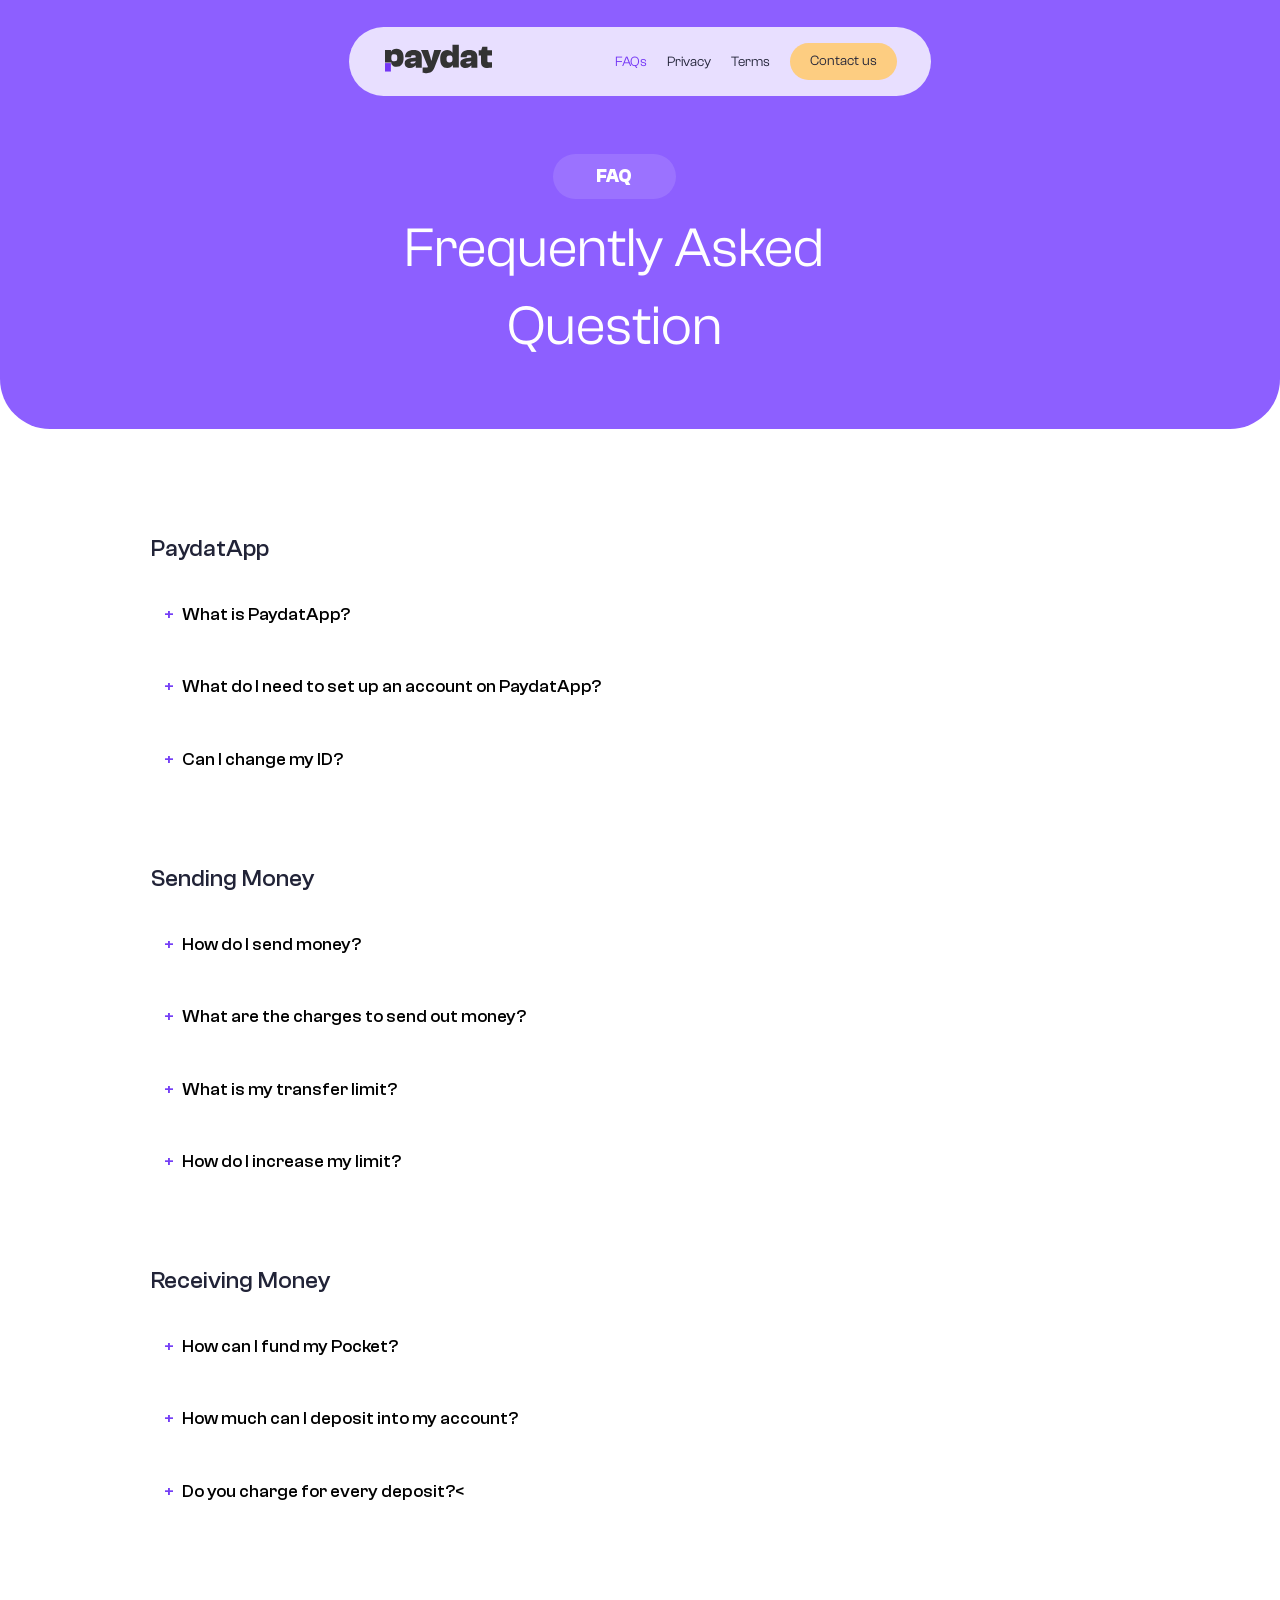
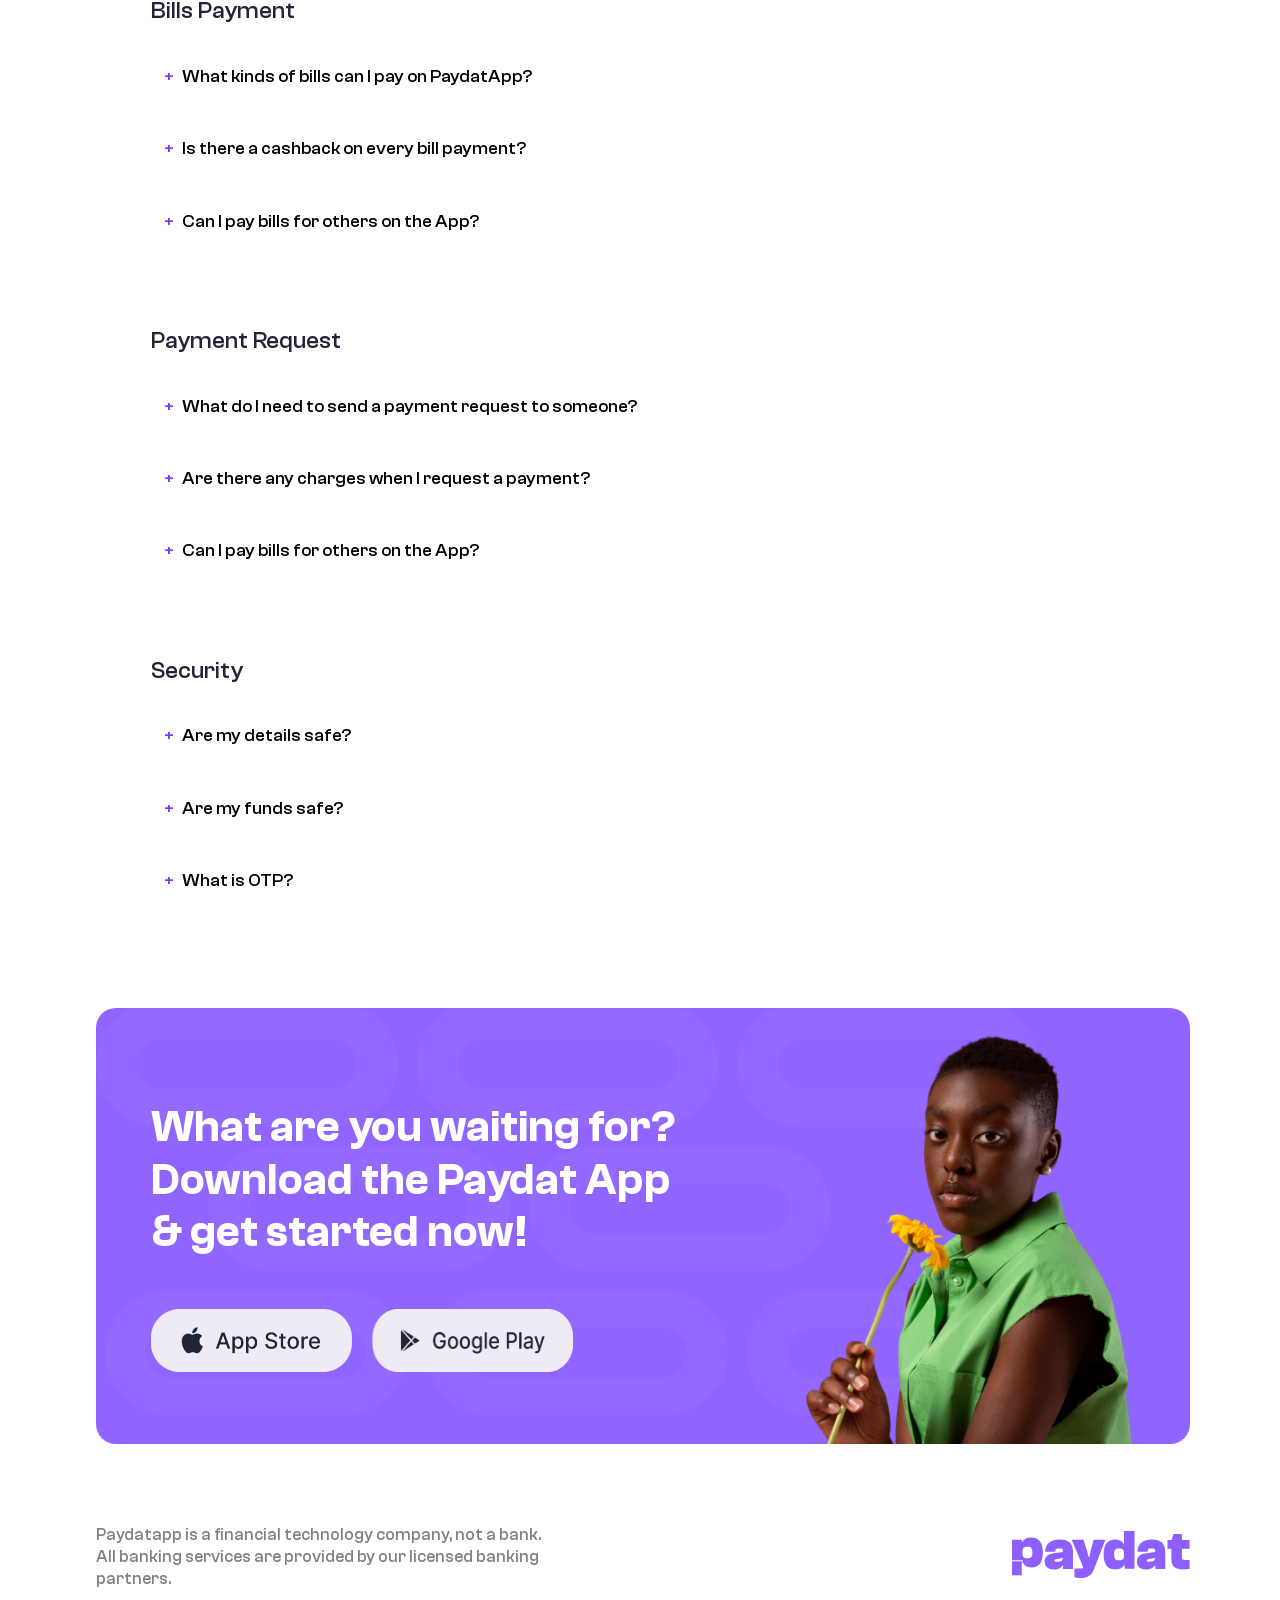
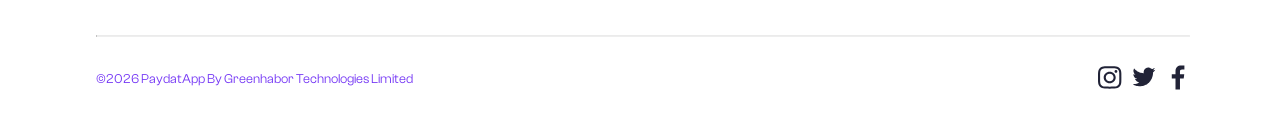
<file: faq.html>
<!DOCTYPE html>
<html lang="en">

<head>
    <meta charset="UTF-8">
    <meta name="viewport" content="width=device-width, initial-scale=1.0">
    <meta charset="UTF-8">
    <meta name="viewport" content="width=device-width, initial-scale=1.0">
    <meta name="title" content="PayDat - Top Mobile Payments App">
<meta name="description" content="The top mobile payments app. Instant bill payment, online shopping, money transfers, and more for a seamless digital finance experience.">
<meta name="keywords" content="PayDat, mobile payments app, bill payment, online shopping, money transfers, digital finance, seamless payments">
<meta name="author" content="PayDat">
<meta name="viewport" content="width=device-width, initial-scale=1.0">
<meta property="og:title" content="PayDat - Top Mobile Payments App">
<meta property="og:description" content="Instant bill payment, online shopping, money transfers, and more for a seamless digital finance experience.">
<meta property="og:type" content="website">
<meta property="og:url" content="https://www.paydat.com">
<meta property="og:image" content="https://www.paydat.com/assets/logo.png">
<meta name="twitter:card" content="summary_large_image">
<meta name="twitter:title" content="PayDat - Top Mobile Payments App">
<meta name="twitter:description" content="Instant bill payment, online shopping, money transfers, and more for a seamless digital finance experience.">
<meta name="twitter:image" content="https://www.paydat.com/assets/logo.png">
<meta name="twitter:site" content="@PayDatApp">
<title>PayDat - Top Mobile Payments App for Seamless Digital Finance</title>
<link rel="icon" type="image/x-icon" href="./assets/images/favicon.ico">
    <link rel="stylesheet" href="style.css"> <!-- Optional CSS File -->
</head>

<body>

    <nav class="navbar">
        <div class="container">
            <a href="index.html" class="logo">
                <img src="./assets/images/newpaydatlogo.svg" alt="logo" />
            </a>
            <div class="menu-toggle">&#9776;</div>
            <ul class="nav-links">
                <li class="close-nav">&times;</li> 
                <li><a href="/faq.html">FAQs</a></li>
                <li><a href="/privacypolicy.html">Privacy</a></li>
                <li><a href="/terms.html">Terms</a></li>
                <li><button type="button" class="contact-btn" ><a href="/contact.html">Contact us</a></button></li>
            </ul>
        </div>
    </nav>

    <main class="">
        <section class="contact-section">
            <div class="container"> 
                <div class="contact-flex">
                <span class="">
                    FAQ
                </span>
                <h1>
                    Frequently Asked<br>Question
                </h1>   
                </div>
            </div>
        </section> 
        <section class="section">
            <div class="container" >
                <div class="faq-content">
                <h2>PaydatApp</h2>
                <details>
                    <summary>What is PaydatApp?</summary>
                    <p>
                        Paydatapp is a financial technology company, not a bank. All banking services are provided by our licensed banking partner, Providus Bank
                    </p>
                </details>
            
                <details>
                    <summary>What do I need to set up an account on PaydatApp?</summary>
                    <p>To set up an account, you need a valid ID, your BVN, and a working phone number.</p>
                  </details>
                  
            
                <details>
                    <summary>Can I change my ID?</summary>
                    <p>No, your phone number is your ID and as such you can not change it </p>
                </details>
                </div>
                <div class="faq-content">
                    <h2>Sending Money</h2>
                    <details>
                        <summary>How do I send money?</summary>
                        <p>
                            When you log in to your account, click on "Transfer," then select the type of transfer: either to a bank or to a wallet.
                        </p>
                    </details>
                    <details>
                        <summary>What are the charges to send out money?</summary>
                        <p>
                            We charge NGN55 for every transaction above NGN10,000. There are no charges for wallet-to-wallet transfers.
                        </p>
                    </details>
                    <details>
                        <summary>What is  my transfer limit?</summary>
                        <p>
                            If you have not verified your BVN, your transfer limit will be NGN50,000.
                        </p>
                    </details>
                    <details>
                        <summary>How do I increase my limit?</summary>
                        <p> To increase your limit, you need to verify your BVN, NIN, and provide Proof of Address. Once verified, you can enjoy an unlimited limit. Visit your account settings to complete this process.</p>
                    </details>
                
                    </div>
                    <div class="faq-content">
                        <h2>Receiving Money</h2>
                        <details>
                            <summary>How can I fund my Pocket?</summary>
                            <p>
                                To fund your account, simply click on "Fund Account." You will see your virtual account number provided by Providus Bank. You can transfer money from any bank to this account number, and the funds will reflect instantly.
                            </p>
                        </details>
                        <details>
                            <summary>How much can I deposit into my account?</summary>
                            <p>
                                You can deposit any amount into your account as long as you have verified your BVN, NIN, and Proof of Address.
                            </p>
                        </details>
                        <details>
                            <summary>Do you charge for every deposit?<</summary>
                            <p>We currently do not charge you for any amount deposited into your account.<</p>
                        </details>
                        </div>
<!-- content -->
<!-- <div class="faq-content">
    <h2>Managing Money </h2>
    <details>
        <summary>What are Groups (Cliques)?</summary>
        <p>
            PaydatApp by Greenhabor Technologies LTD is a Mobile Money Wallet in partnership with Providus Bank License  by the CBN for Sending, Receiving and Managing Money. All funds are insured by the NDIC.
        </p>
    </details>

    <details>
        <summary>How many people can I add to my Group (Clique)?<summary>
        <p>This is the content for section 2. You can add any content like text, images, or links here.</p>
    </details>
    </div> -->
    <!-- cotnent -->
    <div class="faq-content">
        <h2>Bills Payment </h2>
        <details>
            <summary>What kinds of bills can I pay on PaydatApp?</summary>
            <p>
                You can pay bills for TV subscriptions, electricity, airtime, data, and many more.
            </p>
        </details>
        <details>
            <summary>Is there a cashback on every bill payment?</summary>
            <p>
                This feature is currently not available, but we are working on it and will launch it soon.
            </p>
        </details>
        <details>
            <summary>Can I pay bills for others on the App?</summary>
            <p>
                Yes, you can help anyone pay their bills easily and quickly.
            </p>
        </details>
        </div>
        <div class="faq-content">
            <h2>Payment Request  </h2>
            <details>
                <summary>What do I need to send a payment request to someone?</summary>
                <p>
                    You need to have an active account, as well as the recipient's number, which must be registered on the app.
                </p>
            </details>
            <details>
                <summary>Are there any charges when I request a payment?</summary>
                <p>
                    Money requests are free and do not incur any charges.
                </p>
            </details>
            <details>
                <summary>Can I pay bills for others on the App?</summary>
                <p>
                    Yes, you can help anyone pay their bills easily and quickly.
                </p>
            </details>
            </div>
        <!-- content -->
        <div class="faq-content">
            <h2>Security</h2>
            <details>
                <summary>Are my details safe?</summary>
                <p>
                    Yes, all your data and information on the app are safe and stored on our cloud database.
                </p>
            </details>
        
            <details>
                <summary>Are my funds safe?</summary>
                <p>Yes, your funds with us are safe and secure, as we are regulated by the CBN, and our partner is licensed by the CBN.</p>
            </details>
       
            <details>
                <summary>What is OTP?</summary>
                <p>OTP is a one-time password used to confirm your registration on the app.</p>
            </details>
            
            </div>
                </div>
                </section>
                <!-- download section -->
                <section class="section">
                    <div class="container">
                        <div class="download-section">
                           
                            <div class="download-content">
                                <h3 >What are you waiting for? Download the Paydat App & get started now!</h3>
                                <!-- <p>Over 2 million people trust PaydatApp for their daily money moves, download  PaydatApp today to get started.</p> -->
                                <div class="download">
                                    <img class="" src="./assets/images/Button.png" alt="Placeholder" />
                                    <img class="google-btn" src="./assets/images/google.png" alt="Placeholder" />
                                </div>
                                </div>
        
                            <div class="green-image-wrapper">
                                <img class="download-image" src="./assets/images/Youngafrican.svg" alt="Placeholder" />
                                </div>
                        </div>
                    </div>
                </section>
        </main>
        <footer class="section">
            <div class="container">
                <div class="footer-content ">
                    <div>
                        <p class="tagline">
                        Paydatapp is a financial technology company, not a bank. <br>All banking services are provided by our licensed banking partners.
                        </p>
                    </div>
    
                    <div class="logo-center">
                        <a href="#" class="logo">
                            <img class="" src="./assets/images/blue-logo.svg" alt="logo" />
                        </a>
                    </div>
    
                    <!-- <div class="footer-flex">
                        <a href="hello@paydatapp.com" target="_blank" class="footer-text">
                            hello@paydatapp.com
                        </a>
                        <a href="+234 700 933 933 933" target="_blank" class="footer-text">
                            +234 700 933 933 933
                        </a>
                    </div> -->
    
                </div>
                <hr class="line-break" />
                <div class="footer-content footer-box-row">
                    <div class="dateformat" id="dateformat"> </div>
                        <div class="social-box">
                        <a href="https://www.instagram.com/paydathq" class="social-media">
                            <svg xmlns="http://www.w3.org/2000/svg"  viewBox="0 0 24 25" fill="none">
                                <path d="M11.694 1.17004C8.5185 1.17004 8.12025 1.18279 6.873 1.23754C5.628 1.29229 4.77825 1.48279 4.03425 1.76104C3.25888 2.04037 2.55247 2.48283 1.96275 3.05854C1.37171 3.61485 0.911185 4.29514 0.61425 5.05054C0.32475 5.76754 0.12675 6.58504 0.0705 7.78204C0.0135 8.98204 0 9.36454 0 12.42C0 15.4755 0.0135 15.8588 0.0705 17.058C0.1275 18.2558 0.3255 19.0733 0.61425 19.7895C0.911185 20.545 1.37171 21.2252 1.96275 21.7815C2.55249 22.3572 3.25889 22.7997 4.03425 23.079C4.77825 23.3573 5.628 23.5478 6.873 23.6025C8.12025 23.6573 8.5185 23.67 11.694 23.67C14.8702 23.67 15.2685 23.6573 16.5165 23.6025C17.7607 23.5478 18.6105 23.3573 19.3545 23.0798C20.1299 22.8004 20.8363 22.358 21.426 21.7823C22.0171 21.2258 22.4776 20.5452 22.7745 19.7895C23.064 19.0733 23.262 18.2558 23.3182 17.058C23.3752 15.858 23.3888 15.4755 23.3888 12.42C23.3888 9.36454 23.3752 8.98129 23.3182 7.78204C23.2612 6.58429 23.0632 5.76679 22.7745 5.05054C22.4775 4.29515 22.017 3.61487 21.426 3.05854C20.8363 2.48283 20.1299 2.04037 19.3545 1.76104C18.6105 1.48279 17.76 1.29229 16.515 1.23754C15.2685 1.18279 14.8702 1.17004 11.694 1.17004ZM11.694 3.19729C14.817 3.19729 15.1867 3.20854 16.4198 3.26254C17.5597 3.31279 18.1793 3.49579 18.591 3.65029C19.0957 3.82851 19.5548 4.11584 19.9357 4.49179C20.3215 4.85091 20.6206 5.29306 20.8102 5.78479C20.9707 6.18154 21.1613 6.77704 21.213 7.87429C21.2693 9.06004 21.2812 9.41629 21.2812 12.42C21.2812 15.4238 21.2692 15.78 21.2137 16.9658C21.1612 18.063 20.9707 18.6585 20.8102 19.0553C20.5987 19.5803 20.3452 19.9553 19.9357 20.3483C19.5548 20.7243 19.0957 21.0116 18.591 21.1898C18.1785 21.3443 17.5597 21.5273 16.4198 21.5775C15.1867 21.6315 14.817 21.6428 11.6947 21.6428C8.57175 21.6428 8.202 21.6315 6.969 21.5775C5.829 21.5273 5.2095 21.3443 4.797 21.1898C4.2926 21.0115 3.83371 20.7242 3.453 20.3483C3.06696 19.9893 2.76766 19.5471 2.57775 19.0553C2.418 18.6585 2.2275 18.063 2.175 16.9658C2.11875 15.78 2.1075 15.4238 2.1075 12.42C2.1075 9.41629 2.11875 9.06004 2.175 7.87429C2.2275 6.77704 2.418 6.18154 2.57775 5.78479C2.79 5.25979 3.0435 4.88479 3.453 4.49179C3.83371 4.11593 4.2926 3.82861 4.797 3.65029C5.2095 3.49579 5.82825 3.31279 6.969 3.26254C8.202 3.20854 8.57175 3.19729 11.694 3.19729ZM11.694 6.64279C8.3775 6.64279 5.68875 9.22954 5.68875 12.42C5.68875 15.6105 8.3775 18.1973 11.694 18.1973C15.0105 18.1973 17.7 15.6105 17.7 12.42C17.7 9.22954 15.0113 6.64279 11.6947 6.64279H11.694ZM11.694 16.17C9.5415 16.17 7.79625 14.4908 7.79625 12.42C7.79625 10.3493 9.5415 8.67004 11.694 8.67004C13.8465 8.67004 15.5925 10.3493 15.5925 12.42C15.5925 14.4908 13.8472 16.17 11.694 16.17ZM19.3403 6.41479C19.3403 7.16029 18.7118 7.76479 17.937 7.76479C17.1615 7.76479 16.5338 7.16029 16.5338 6.41479C16.5338 5.66929 17.1615 5.06479 17.9363 5.06479C18.7118 5.06479 19.3403 5.66929 19.3403 6.41479Z" fill="#212337"/>
                              </svg>
                        </a>
                        <a href="https://www.x.com/paydathq" class="social-media">
                            <svg xmlns="http://www.w3.org/2000/svg" " viewBox="0 0 25 25" fill="none">
                                <path d="M16.4205 2.69485V2.69031H17.5362L17.9442 2.77269C18.216 2.82588 18.4625 2.89593 18.6836 2.9822C18.9061 3.06847 19.1208 3.16901 19.3277 3.28447C19.5353 3.39928 19.7234 3.51669 19.8921 3.63604C20.0594 3.75409 20.2099 3.87993 20.3429 4.01225C20.4746 4.14588 20.6802 4.1809 20.9591 4.11604C21.238 4.05117 21.5383 3.96036 21.8601 3.84555C22.1818 3.73074 22.5003 3.60101 22.8149 3.45701C23.1295 3.31301 23.3208 3.22155 23.3902 3.18263C23.457 3.14242 23.4934 3.12101 23.4973 3.11777L23.5018 3.11128L23.5232 3.1009L23.5446 3.08988L23.566 3.07885L23.5874 3.06847L23.592 3.06198L23.5984 3.05744L23.6049 3.0529L23.6088 3.04642L23.6302 3.03993L23.6516 3.03604L23.6477 3.06847L23.6413 3.1009L23.6302 3.13333L23.6199 3.16577L23.6088 3.18717L23.5984 3.20858L23.5874 3.24101C23.5786 3.26932 23.5715 3.29813 23.566 3.32728C23.5589 3.3636 23.4908 3.5076 23.3623 3.75928C23.2228 4.02794 23.0609 4.28441 22.8785 4.52598C22.6858 4.78544 22.5126 4.98133 22.3595 5.11366C22.2052 5.24728 22.1027 5.34069 22.0527 5.39452C22.0028 5.44901 21.9418 5.4996 21.8704 5.54566L21.7628 5.61701L21.7414 5.62739L21.72 5.63842L21.7154 5.6449L21.7089 5.64944L21.7024 5.65333L21.6986 5.65982L21.6772 5.67085L21.6557 5.68187L21.6512 5.68836L21.6447 5.69225L21.6382 5.69679L21.6343 5.70328L21.6298 5.70977L21.6233 5.71366L21.6168 5.7182L21.6129 5.72469H21.72L22.3206 5.59496C22.7088 5.51212 23.0921 5.40774 23.4687 5.28231L24.048 5.08771L24.1128 5.06631L24.1453 5.05528L24.166 5.04425L24.1874 5.03387L24.2088 5.02285L24.2309 5.01182L24.2737 5.00533L24.3165 5.00144V5.04425L24.3055 5.04879L24.2951 5.05528L24.2906 5.06177L24.2841 5.06631L24.2776 5.0702L24.2737 5.07669L24.2692 5.08317L24.2627 5.08771L24.2562 5.09225L24.2523 5.09874L24.2477 5.10523L24.2413 5.10912L24.2309 5.13052L24.2199 5.15258L24.2134 5.15647C24.2108 5.16101 24.12 5.2836 23.9409 5.5236C23.7619 5.76555 23.6653 5.88815 23.651 5.89139C23.6367 5.89528 23.6166 5.91733 23.5913 5.95625C23.5667 5.99647 23.4149 6.15733 23.136 6.43755C22.857 6.71842 22.5846 6.96815 22.3167 7.18674C22.0475 7.40728 21.912 7.67777 21.9087 7.99885C21.9048 8.31863 21.888 8.67993 21.8594 9.08339C21.8266 9.52116 21.7729 9.95711 21.6986 10.3898C21.6044 10.9248 21.4825 11.4546 21.3334 11.977C21.1693 12.5673 20.9688 13.1433 20.7327 13.705C20.5177 14.2237 20.2705 14.7285 19.9926 15.2164C19.7351 15.6633 19.499 16.0414 19.2843 16.3508C19.0702 16.6603 18.8516 16.9521 18.6298 17.2252C18.408 17.499 18.1277 17.8071 17.7885 18.1502C17.448 18.4914 17.2624 18.6782 17.2307 18.7113C17.1982 18.7437 17.0575 18.8611 16.8103 19.0654C16.5639 19.2717 16.2992 19.4773 16.0164 19.6836C15.7662 19.8672 15.5068 20.038 15.2393 20.1954C15.0032 20.3316 14.7184 20.4879 14.3857 20.6637C14.0536 20.8408 13.6942 21.0049 13.3083 21.1567C12.9217 21.3072 12.5143 21.4479 12.0849 21.5777C11.6562 21.7074 11.241 21.8079 10.8402 21.8799C10.3887 21.9588 9.93429 22.0201 9.47802 22.0635L8.71586 22.1387V22.1498H7.32126V22.1387L7.13899 22.1284C7.03877 22.1226 6.93865 22.1152 6.83867 22.1063C6.54153 22.0705 6.24486 22.0309 5.94872 21.9876C5.54116 21.9351 5.13636 21.8631 4.73575 21.7716C4.44321 21.7003 4.00667 21.5627 3.42742 21.3617C2.9192 21.1894 2.42242 20.9851 1.94007 20.75C1.68183 20.6223 1.42453 20.4928 1.16818 20.3614C1.04969 20.2996 0.933501 20.2333 0.819856 20.163L0.626558 20.0443L0.622666 20.0378L0.61618 20.0332L0.609693 20.0287L0.605153 20.0222L0.583747 20.0118L0.562342 20.0008L0.55845 19.9943L0.551964 19.9898L0.545477 19.9859L0.540937 19.9794L0.536396 19.9729L0.52991 19.9684H0.519531V19.9249L0.540937 19.9294L0.562342 19.9359L0.658991 19.947C0.723856 19.9534 0.898991 19.9651 1.1844 19.9794C1.81914 20.0098 2.45533 19.9772 3.08364 19.8821C3.42029 19.8315 3.81661 19.7452 4.27456 19.6226C4.70579 19.5097 5.12777 19.3639 5.53683 19.1867C5.81182 19.067 6.08369 18.9403 6.35218 18.8066C6.5124 18.7243 6.75694 18.5718 7.0858 18.3487L7.57942 18.014L7.58396 18.0075L7.59045 18.003L7.59694 17.9984L7.60083 17.9919L7.60537 17.9854L7.61186 17.9816L7.61834 17.977L7.62223 17.9705L7.64364 17.964L7.66504 17.9601L7.66959 17.9381L7.67607 17.9167L7.68256 17.9121L7.68645 17.9057L7.51521 17.8953C7.40427 17.8882 7.29335 17.8808 7.18245 17.8732C7.01212 17.8543 6.84358 17.8218 6.67845 17.7759C6.42489 17.7097 6.17715 17.623 5.93769 17.5165C5.67028 17.3998 5.41222 17.2627 5.1658 17.1065C4.91477 16.9483 4.7338 16.8166 4.62223 16.7115C4.51196 16.6077 4.36926 16.4611 4.19348 16.2704C4.0252 16.0874 3.87286 15.8904 3.73813 15.6814C3.59795 15.4583 3.47458 15.225 3.36904 14.9835L3.19131 14.5904L3.18029 14.558L3.16991 14.5256L3.16342 14.5041L3.15888 14.4827L3.19131 14.4866L3.22375 14.4931L3.45921 14.5256C3.61683 14.5476 3.86331 14.5547 4.19996 14.5476C4.53596 14.5405 4.76818 14.5255 4.89726 14.5041C5.02569 14.4827 5.10483 14.4685 5.13337 14.4613L5.17618 14.4503L5.22937 14.4393L5.28321 14.4289L5.28775 14.4224L5.29423 14.4179L5.30072 14.4133L5.30461 14.4068L5.2618 14.3965L5.21899 14.3854L5.17618 14.3744L5.13337 14.364L5.08991 14.353C5.03968 14.3395 4.98972 14.325 4.94007 14.3096C4.74404 14.2378 4.55082 14.1586 4.36083 14.0721C4.04559 13.9359 3.79586 13.8023 3.60969 13.6726C3.42288 13.5428 3.24515 13.4001 3.0778 13.2471C2.88084 13.0596 2.69665 12.8591 2.52645 12.6471C2.31474 12.3844 2.13449 12.098 1.98937 11.7934C1.84201 11.496 1.72342 11.1852 1.63521 10.8652C1.55737 10.5714 1.50548 10.2717 1.48083 9.96879L1.44191 9.51474L1.46396 9.51928L1.48537 9.52577L1.50677 9.53679L1.52818 9.54782L1.54959 9.5582L1.57099 9.56923L1.90375 9.72036C2.16926 9.83521 2.44599 9.92216 2.72948 9.97982C3.05899 10.0512 3.25488 10.0914 3.31975 10.0985L3.41704 10.1089H3.60969L3.60515 10.1024L3.59867 10.0985L3.59218 10.094L3.58829 10.0875L3.58375 10.081L3.57726 10.0765L3.57077 10.0726L3.56688 10.0661L3.54548 10.0551L3.52342 10.044L3.51953 10.0376L3.51304 10.0337L3.50656 10.0291L3.50202 10.0226L3.48061 10.0116L3.45921 10.0012L3.45531 9.99474C3.3935 9.94895 3.33187 9.9029 3.27045 9.85658C3.13704 9.75056 3.01351 9.63267 2.90137 9.50436C2.76918 9.35605 2.6405 9.20466 2.51542 9.05031C2.38623 8.89159 2.2712 8.72186 2.17164 8.54306C2.05174 8.32081 1.94559 8.09141 1.8538 7.85615C1.6417 7.32499 1.52425 6.76079 1.50677 6.18912C1.49964 5.91539 1.50677 5.68187 1.52818 5.48728C1.54959 5.29269 1.59304 5.07344 1.65661 4.82825C1.72148 4.58371 1.81423 4.32425 1.93553 4.05117L2.11845 3.64058L2.12883 3.60815L2.13986 3.57571L2.14634 3.57117L2.15023 3.56469L2.15477 3.5582L2.16126 3.55431L2.16775 3.55885L2.17164 3.56533L2.17618 3.57182L2.18267 3.57571L2.18915 3.58025L2.19304 3.58674L2.19759 3.59323L2.20407 3.59712L2.21445 3.61917L2.22548 3.64058L2.23196 3.64512L2.2365 3.6516L2.5258 3.97593C2.7191 4.19128 2.94742 4.43258 3.21272 4.69917C3.47737 4.96512 3.62396 5.10328 3.6525 5.11366C3.68104 5.12533 3.71737 5.15842 3.75953 5.2129C3.80299 5.26609 3.94569 5.39388 4.18894 5.5956C4.43218 5.79669 4.75067 6.0302 5.14375 6.29679C5.53748 6.56339 5.97402 6.82609 6.45272 7.08555C6.93207 7.34501 7.4471 7.57852 7.9978 7.78739C8.54915 7.99625 8.9351 8.13312 9.15629 8.19798C9.37813 8.26285 9.75758 8.34523 10.294 8.44577C10.8305 8.54696 11.2346 8.61182 11.5063 8.64036C11.7781 8.66955 11.9643 8.68577 12.0642 8.69031L12.2147 8.6942L12.2101 8.66177L12.2036 8.62933L12.1608 8.3595C12.1279 8.10901 12.1136 7.85642 12.118 7.60382C12.118 7.2795 12.1427 6.98112 12.1933 6.70739C12.2432 6.43366 12.3184 6.15669 12.4183 5.87582C12.4975 5.6428 12.5957 5.41673 12.7122 5.19993C12.8095 5.03128 12.9366 4.83928 13.0942 4.62328C13.2519 4.40728 13.4555 4.18415 13.7059 3.95388C13.9669 3.71558 14.2549 3.50876 14.5641 3.33766C14.8483 3.17507 15.1463 3.03788 15.4547 2.92771C15.6779 2.84688 15.9078 2.78546 16.1416 2.74415C16.3271 2.7156 16.4205 2.69874 16.4205 2.69485Z" fill="#212337"/>
                              </svg>
                        </a>
                        <a href="https://www.facebook.com/paydathq" class="social-media">
                            <svg xmlns="http://www.w3.org/2000/svg"  viewBox="0 0 24 25" fill="none">
                                <path d="M13.9679 24.42V13.472H17.6919L18.2487 9.20564H13.9679V6.48164C13.9679 5.24644 14.3159 4.40484 16.1103 4.40484L18.3999 4.40404V0.588044C18.0039 0.536044 16.6447 0.420044 15.0639 0.420044C11.7631 0.420044 9.50393 2.40804 9.50393 6.06004V9.20564H5.76953V13.4728H9.50233V24.42H13.9671H13.9679Z" fill="#212337"/>
                              </svg>
                        </a>
                        </div> 
                    </div>
                
                </div>
       
        </footer>

        <script>
            const currentYear = new Date().getFullYear();
            document.getElementById("dateformat").innerHTML = ` ©${currentYear} PaydatApp By Greenhabor Technologies Limited`;
    
            const navbar = document.querySelector('.navbar');
    const menuToggle = document.querySelector('.menu-toggle');
    const closeNav = document.querySelector('.close-nav');
    
    menuToggle.addEventListener('click', () => {
      navbar.classList.toggle('active');
    });
    
    
    closeNav.addEventListener('click', () => {
      navbar.classList.remove('active');
    });
    
// Get all navigation links
const navLinks = document.querySelectorAll('.navbar .nav-links a');

// Get current page URL path
const currentPath = window.location.pathname;

// Loop through links and add 'active' class to the matching link
navLinks.forEach(link => {
    // Compare the full path of the link with the current path
    if (link.getAttribute('href') === currentPath) {
        link.classList.add('active');
    }
});

        </script>
        </body>
        </html>
</file>
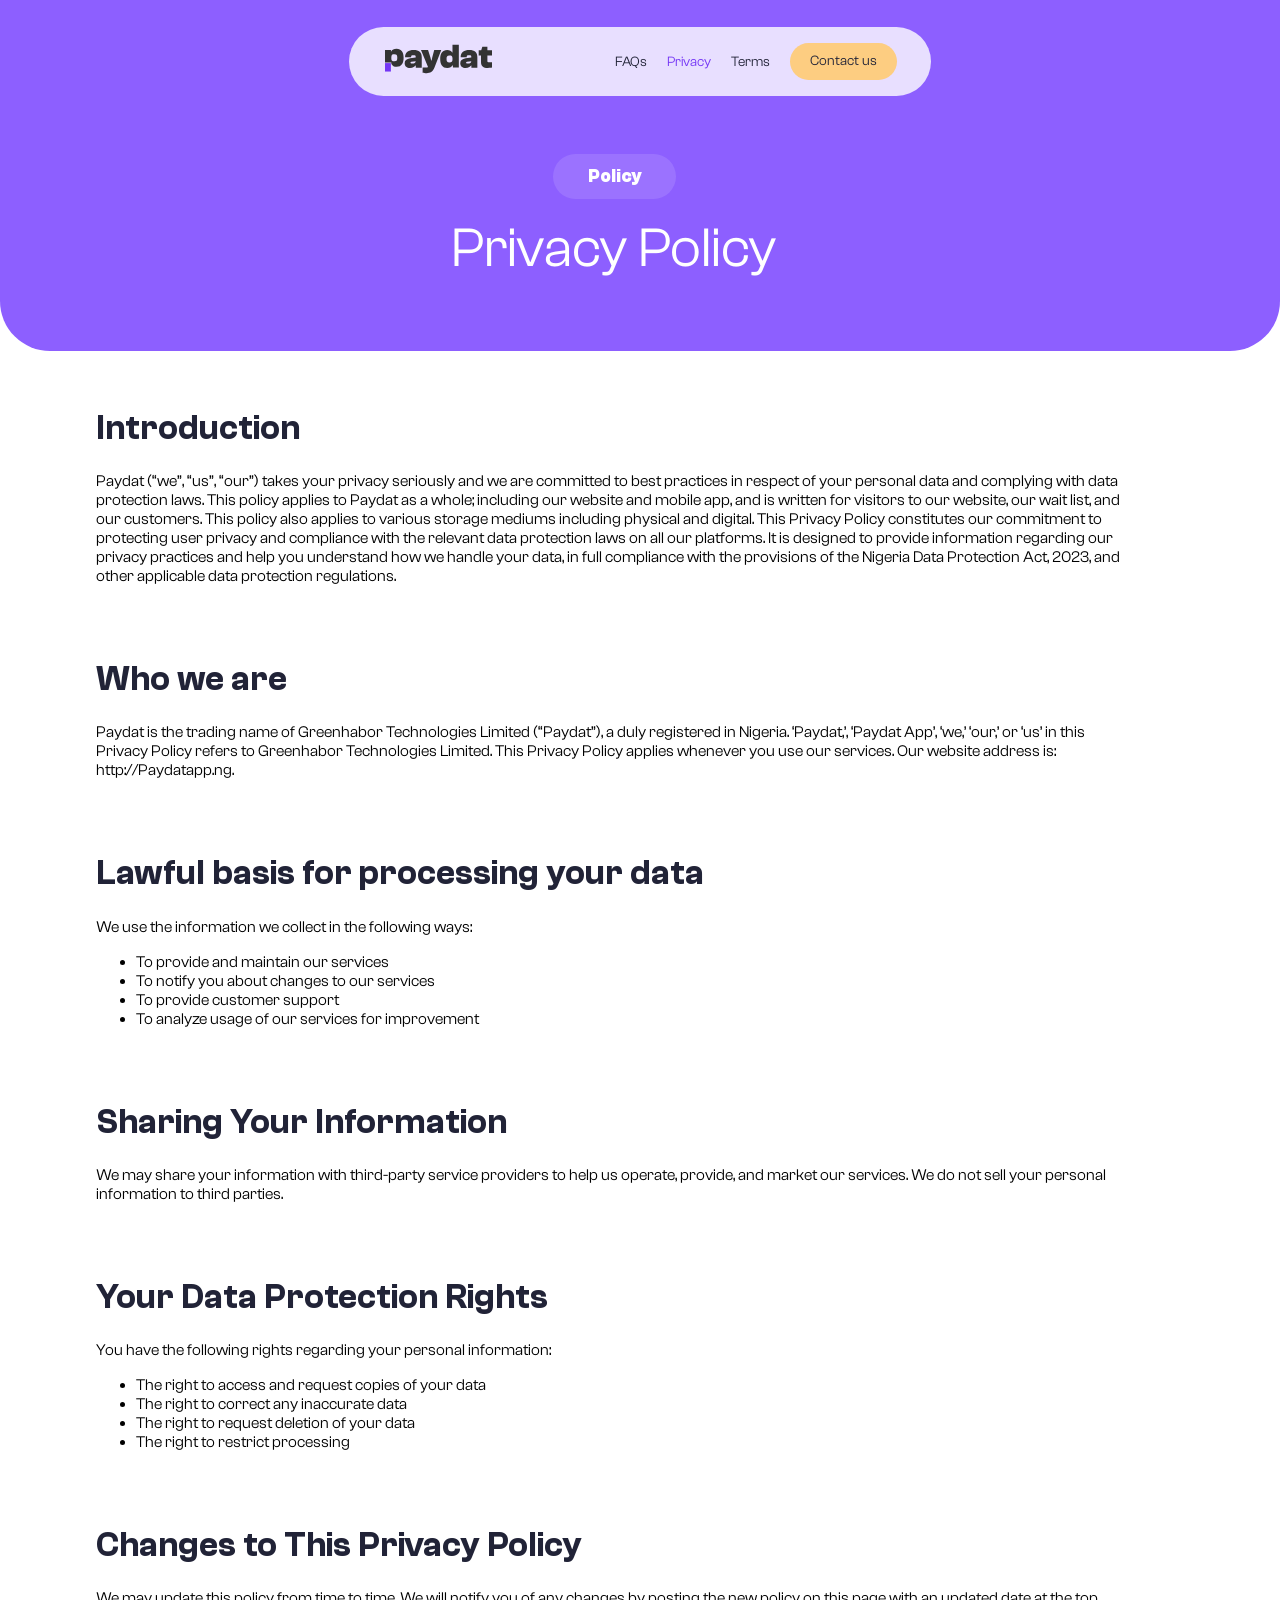
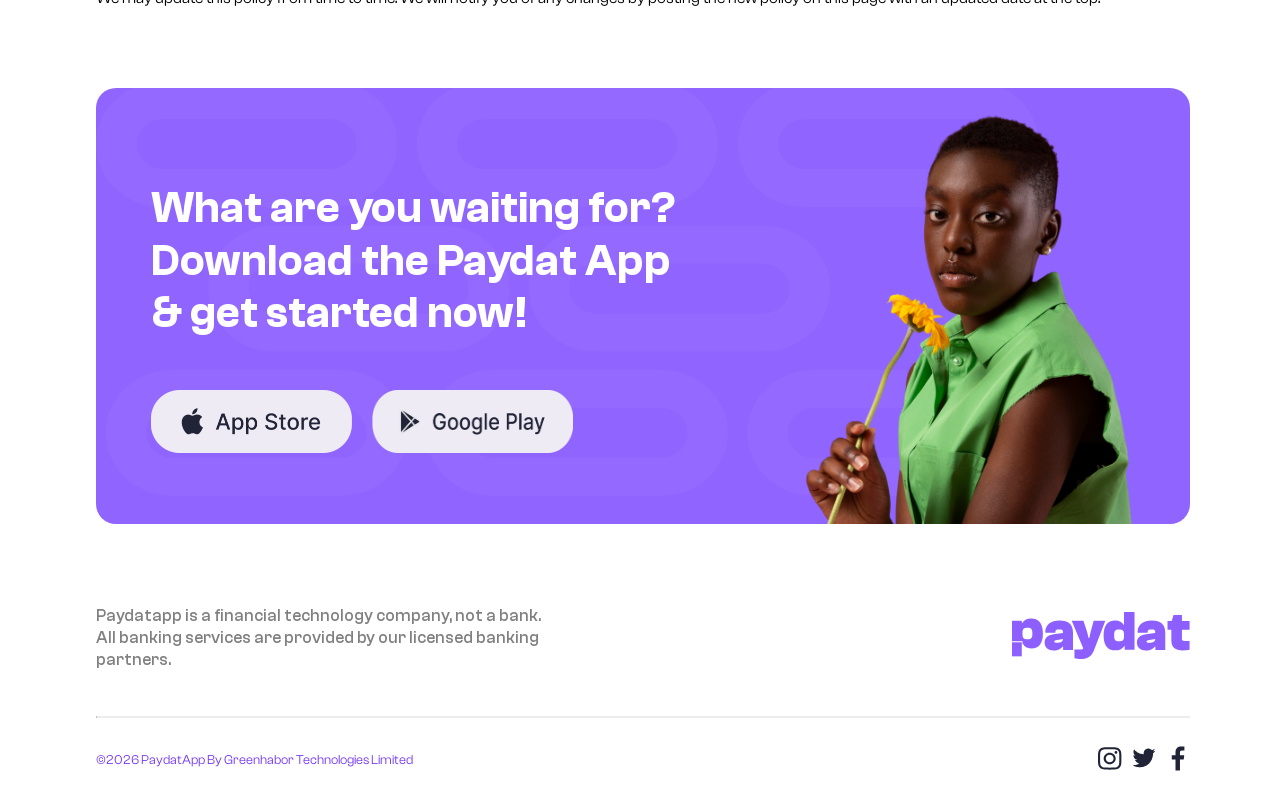
<file: privacypolicy.html>
<!DOCTYPE html>
<html lang="en">
<head>
  <meta charset="UTF-8">
  <meta name="viewport" content="width=device-width, initial-scale=1.0">
  <meta http-equiv="X-UA-Compatible" content="ie=edge">
  <meta charset="UTF-8">
  <meta name="viewport" content="width=device-width, initial-scale=1.0">
  <meta name="title" content="PayDat - Top Mobile Payments App">
<meta name="description" content="The top mobile payments app. Instant bill payment, online shopping, money transfers, and more for a seamless digital finance experience.">
<meta name="keywords" content="PayDat, mobile payments app, bill payment, online shopping, money transfers, digital finance, seamless payments">
<meta name="author" content="PayDat">
<meta name="viewport" content="width=device-width, initial-scale=1.0">
<meta property="og:title" content="PayDat - Top Mobile Payments App">
<meta property="og:description" content="Instant bill payment, online shopping, money transfers, and more for a seamless digital finance experience.">
<meta property="og:type" content="website">
<meta property="og:url" content="https://www.paydat.com">
<meta property="og:image" content="https://www.paydat.com/assets/logo.png">
<meta name="twitter:card" content="summary_large_image">
<meta name="twitter:title" content="PayDat - Top Mobile Payments App">
<meta name="twitter:description" content="Instant bill payment, online shopping, money transfers, and more for a seamless digital finance experience.">
<meta name="twitter:image" content="https://www.paydat.com/assets/logo.png">
<meta name="twitter:site" content="@PayDatApp">
<title>PayDat - Top Mobile Payments App for Seamless Digital Finance</title>
<link rel="icon" type="image/x-icon" href="./assets/images/favicon.ico">
  <link rel="stylesheet" href="style.css">
</head>

<body>
    <nav class="navbar">
        <div class="container">
            <a href="index.html" class="logo">
                <img src="./assets/images/newpaydatlogo.svg" alt="logo" />
            </a>
            <div class="menu-toggle">&#9776;</div>
            <ul class="nav-links">
                <li class="close-nav">&times;</li> 
                <li><a href="/faq.html">FAQs</a></li>
                <li><a href="/privacypolicy.html">Privacy</a></li>
                <li><a href="/terms.html">Terms</a></li>
                <li><button type="button" class="contact-btn" ><a href="/contact.html">Contact us</a></button></li>
            </ul>
        </div>
    </nav>


  <main class="">
    <section class="contact-section">
        <div class="container"> 
            <div class="contact-flex">
            <span class="">
                 Policy
            </span>
            <h1>
                Privacy Policy
            </h1>   
            </div>
        </div>
    </section> 
  <!-- <section class="section">
    <div class="container">
        <div class="privacy-container">
        
            Your privacy is important to us at Bold. We respect your privacy regarding any information <br> we may collect from you across our website.
        </p>
        </div>
    </div>
  </section> -->

  <section class="policy-section">
    <div class="container">
        <h2 class="policy-heading">Introduction</h2>
        <p>
            Paydat (“we”, “us”, “our”) takes your privacy seriously and we are committed to best practices in respect of your personal data and complying with data protection laws. This policy applies to Paydat as a whole; including our website and mobile app, and is written for visitors to our website, our wait list, and our customers. This policy also applies to various storage mediums including physical and digital. This Privacy Policy constitutes our commitment to protecting user privacy and compliance with the relevant data protection laws on all our platforms. It is designed to provide information regarding our privacy practices and help you understand how we handle your data, in full compliance with the provisions of the Nigeria Data Protection Act, 2023, and other applicable data protection regulations.
        </p>
    </div>
</section>


<section class="policy-section">
  <div class="container">
      <h2 class="policy-heading">Who we are</h2>
      <p>
          Paydat is the trading name of Greenhabor Technologies Limited (“Paydat”), a duly registered in Nigeria. ‘Paydat,’, ‘Paydat App’, ‘we,’ ‘our,’ or ‘us’ in this Privacy Policy refers to Greenhabor Technologies Limited. This Privacy Policy applies whenever you use our services. Our website address is: http://Paydatapp.ng.
      </p>
  </div>
</section>

<section class="policy-section ">
    <div class="container">
  <h2 class="policy-heading">Lawful basis for processing your data</h2>
  <p>We use the information we collect in the following ways:</p>
  <ul>
    <li>To provide and maintain our services</li>
    <li>To notify you about changes to our services</li>
    <li>To provide customer support</li>
    <li>To analyze usage of our services for improvement</li>
  </ul>
  </div>
</section>

<section class="policy-section">
    <div class="container">
  <h2 class="policy-heading">Sharing Your Information</h2>
  <p>We may share your information with third-party service providers to help us operate, provide, and market our services. We do not sell your personal information to third parties.</p>
  </div>
</section>

<section class="policy-section">
    <div class="container">
  <h2 class="policy-heading">Your Data Protection Rights</h2>
  <p>You have the following rights regarding your personal information:</p>
  <ul>
    <li>The right to access and request copies of your data</li>
    <li>The right to correct any inaccurate data</li>
    <li>The right to request deletion of your data</li>
    <li>The right to restrict processing</li>
  </ul>
  </div>
</section>

<section class="policy-section ">
    <div class="container">
  <h2 class="policy-heading">Changes to This Privacy Policy</h2>
  <p>We may update this policy from time to time. We will notify you of any changes by posting the new policy on this page with an updated date at the top.</p>
  </div>
</section>

    <section class="section">
        <div class="container">
            <div class="download-section">
               
                <div class="download-content">
                    <h3 >What are you waiting for? Download the Paydat App & get started now!</h3>
                    <!-- <p>Over 2 million people trust PaydatApp for their daily money moves, download  PaydatApp today to get started.</p> -->
                    <div class="download">
                        <img class="" src="./assets/images/Button.png" alt="Placeholder" />
                        <img class="google-btn" src="./assets/images/google.png" alt="Placeholder" />
                    </div>
                    </div>

                <div class="green-image-wrapper">
                    <img class="download-image" src="./assets/images/Youngafrican.svg" alt="Placeholder" />
                    </div>
            </div>
        </div>
    </section>

</main>

<footer class="section">
    <div class="container">
        <div class="footer-content">
            <div>
                <p class="tagline">
                Paydatapp is a financial technology company, not a bank. <br>All banking services are provided by our licensed banking partners.
                </p>
            </div>

            <div class="logo-center">
                <a href="#" class="logo">
                    <img class="" src="./assets/images/blue-logo.svg" alt="logo" />
                </a>
            </div>

            <!-- <div class="footer-flex">
                <a href="hello@paydatapp.com" target="_blank" class="footer-text">
                    hello@paydatapp.com
                </a>
                <a href="+234 700 933 933 933" target="_blank" class="footer-text">
                    +234 700 933 933 933
                </a>
            </div> -->

        </div>
        <hr class="line-break" />
        <div class="footer-content footer-box-row">
            <div class="dateformat" id="dateformat"> </div>
                <div class="social-box">
                <a href="https://www.instagram.com/paydathq" class="social-media">
                    <svg xmlns="http://www.w3.org/2000/svg"  viewBox="0 0 24 25" fill="none">
                        <path d="M11.694 1.17004C8.5185 1.17004 8.12025 1.18279 6.873 1.23754C5.628 1.29229 4.77825 1.48279 4.03425 1.76104C3.25888 2.04037 2.55247 2.48283 1.96275 3.05854C1.37171 3.61485 0.911185 4.29514 0.61425 5.05054C0.32475 5.76754 0.12675 6.58504 0.0705 7.78204C0.0135 8.98204 0 9.36454 0 12.42C0 15.4755 0.0135 15.8588 0.0705 17.058C0.1275 18.2558 0.3255 19.0733 0.61425 19.7895C0.911185 20.545 1.37171 21.2252 1.96275 21.7815C2.55249 22.3572 3.25889 22.7997 4.03425 23.079C4.77825 23.3573 5.628 23.5478 6.873 23.6025C8.12025 23.6573 8.5185 23.67 11.694 23.67C14.8702 23.67 15.2685 23.6573 16.5165 23.6025C17.7607 23.5478 18.6105 23.3573 19.3545 23.0798C20.1299 22.8004 20.8363 22.358 21.426 21.7823C22.0171 21.2258 22.4776 20.5452 22.7745 19.7895C23.064 19.0733 23.262 18.2558 23.3182 17.058C23.3752 15.858 23.3888 15.4755 23.3888 12.42C23.3888 9.36454 23.3752 8.98129 23.3182 7.78204C23.2612 6.58429 23.0632 5.76679 22.7745 5.05054C22.4775 4.29515 22.017 3.61487 21.426 3.05854C20.8363 2.48283 20.1299 2.04037 19.3545 1.76104C18.6105 1.48279 17.76 1.29229 16.515 1.23754C15.2685 1.18279 14.8702 1.17004 11.694 1.17004ZM11.694 3.19729C14.817 3.19729 15.1867 3.20854 16.4198 3.26254C17.5597 3.31279 18.1793 3.49579 18.591 3.65029C19.0957 3.82851 19.5548 4.11584 19.9357 4.49179C20.3215 4.85091 20.6206 5.29306 20.8102 5.78479C20.9707 6.18154 21.1613 6.77704 21.213 7.87429C21.2693 9.06004 21.2812 9.41629 21.2812 12.42C21.2812 15.4238 21.2692 15.78 21.2137 16.9658C21.1612 18.063 20.9707 18.6585 20.8102 19.0553C20.5987 19.5803 20.3452 19.9553 19.9357 20.3483C19.5548 20.7243 19.0957 21.0116 18.591 21.1898C18.1785 21.3443 17.5597 21.5273 16.4198 21.5775C15.1867 21.6315 14.817 21.6428 11.6947 21.6428C8.57175 21.6428 8.202 21.6315 6.969 21.5775C5.829 21.5273 5.2095 21.3443 4.797 21.1898C4.2926 21.0115 3.83371 20.7242 3.453 20.3483C3.06696 19.9893 2.76766 19.5471 2.57775 19.0553C2.418 18.6585 2.2275 18.063 2.175 16.9658C2.11875 15.78 2.1075 15.4238 2.1075 12.42C2.1075 9.41629 2.11875 9.06004 2.175 7.87429C2.2275 6.77704 2.418 6.18154 2.57775 5.78479C2.79 5.25979 3.0435 4.88479 3.453 4.49179C3.83371 4.11593 4.2926 3.82861 4.797 3.65029C5.2095 3.49579 5.82825 3.31279 6.969 3.26254C8.202 3.20854 8.57175 3.19729 11.694 3.19729ZM11.694 6.64279C8.3775 6.64279 5.68875 9.22954 5.68875 12.42C5.68875 15.6105 8.3775 18.1973 11.694 18.1973C15.0105 18.1973 17.7 15.6105 17.7 12.42C17.7 9.22954 15.0113 6.64279 11.6947 6.64279H11.694ZM11.694 16.17C9.5415 16.17 7.79625 14.4908 7.79625 12.42C7.79625 10.3493 9.5415 8.67004 11.694 8.67004C13.8465 8.67004 15.5925 10.3493 15.5925 12.42C15.5925 14.4908 13.8472 16.17 11.694 16.17ZM19.3403 6.41479C19.3403 7.16029 18.7118 7.76479 17.937 7.76479C17.1615 7.76479 16.5338 7.16029 16.5338 6.41479C16.5338 5.66929 17.1615 5.06479 17.9363 5.06479C18.7118 5.06479 19.3403 5.66929 19.3403 6.41479Z" fill="#212337"/>
                      </svg>
                </a>
                <a href="https://www.x.com/paydathq" class="social-media">
                    <svg xmlns="http://www.w3.org/2000/svg"  viewBox="0 0 25 25" fill="none">
                        <path d="M16.4205 2.69485V2.69031H17.5362L17.9442 2.77269C18.216 2.82588 18.4625 2.89593 18.6836 2.9822C18.9061 3.06847 19.1208 3.16901 19.3277 3.28447C19.5353 3.39928 19.7234 3.51669 19.8921 3.63604C20.0594 3.75409 20.2099 3.87993 20.3429 4.01225C20.4746 4.14588 20.6802 4.1809 20.9591 4.11604C21.238 4.05117 21.5383 3.96036 21.8601 3.84555C22.1818 3.73074 22.5003 3.60101 22.8149 3.45701C23.1295 3.31301 23.3208 3.22155 23.3902 3.18263C23.457 3.14242 23.4934 3.12101 23.4973 3.11777L23.5018 3.11128L23.5232 3.1009L23.5446 3.08988L23.566 3.07885L23.5874 3.06847L23.592 3.06198L23.5984 3.05744L23.6049 3.0529L23.6088 3.04642L23.6302 3.03993L23.6516 3.03604L23.6477 3.06847L23.6413 3.1009L23.6302 3.13333L23.6199 3.16577L23.6088 3.18717L23.5984 3.20858L23.5874 3.24101C23.5786 3.26932 23.5715 3.29813 23.566 3.32728C23.5589 3.3636 23.4908 3.5076 23.3623 3.75928C23.2228 4.02794 23.0609 4.28441 22.8785 4.52598C22.6858 4.78544 22.5126 4.98133 22.3595 5.11366C22.2052 5.24728 22.1027 5.34069 22.0527 5.39452C22.0028 5.44901 21.9418 5.4996 21.8704 5.54566L21.7628 5.61701L21.7414 5.62739L21.72 5.63842L21.7154 5.6449L21.7089 5.64944L21.7024 5.65333L21.6986 5.65982L21.6772 5.67085L21.6557 5.68187L21.6512 5.68836L21.6447 5.69225L21.6382 5.69679L21.6343 5.70328L21.6298 5.70977L21.6233 5.71366L21.6168 5.7182L21.6129 5.72469H21.72L22.3206 5.59496C22.7088 5.51212 23.0921 5.40774 23.4687 5.28231L24.048 5.08771L24.1128 5.06631L24.1453 5.05528L24.166 5.04425L24.1874 5.03387L24.2088 5.02285L24.2309 5.01182L24.2737 5.00533L24.3165 5.00144V5.04425L24.3055 5.04879L24.2951 5.05528L24.2906 5.06177L24.2841 5.06631L24.2776 5.0702L24.2737 5.07669L24.2692 5.08317L24.2627 5.08771L24.2562 5.09225L24.2523 5.09874L24.2477 5.10523L24.2413 5.10912L24.2309 5.13052L24.2199 5.15258L24.2134 5.15647C24.2108 5.16101 24.12 5.2836 23.9409 5.5236C23.7619 5.76555 23.6653 5.88815 23.651 5.89139C23.6367 5.89528 23.6166 5.91733 23.5913 5.95625C23.5667 5.99647 23.4149 6.15733 23.136 6.43755C22.857 6.71842 22.5846 6.96815 22.3167 7.18674C22.0475 7.40728 21.912 7.67777 21.9087 7.99885C21.9048 8.31863 21.888 8.67993 21.8594 9.08339C21.8266 9.52116 21.7729 9.95711 21.6986 10.3898C21.6044 10.9248 21.4825 11.4546 21.3334 11.977C21.1693 12.5673 20.9688 13.1433 20.7327 13.705C20.5177 14.2237 20.2705 14.7285 19.9926 15.2164C19.7351 15.6633 19.499 16.0414 19.2843 16.3508C19.0702 16.6603 18.8516 16.9521 18.6298 17.2252C18.408 17.499 18.1277 17.8071 17.7885 18.1502C17.448 18.4914 17.2624 18.6782 17.2307 18.7113C17.1982 18.7437 17.0575 18.8611 16.8103 19.0654C16.5639 19.2717 16.2992 19.4773 16.0164 19.6836C15.7662 19.8672 15.5068 20.038 15.2393 20.1954C15.0032 20.3316 14.7184 20.4879 14.3857 20.6637C14.0536 20.8408 13.6942 21.0049 13.3083 21.1567C12.9217 21.3072 12.5143 21.4479 12.0849 21.5777C11.6562 21.7074 11.241 21.8079 10.8402 21.8799C10.3887 21.9588 9.93429 22.0201 9.47802 22.0635L8.71586 22.1387V22.1498H7.32126V22.1387L7.13899 22.1284C7.03877 22.1226 6.93865 22.1152 6.83867 22.1063C6.54153 22.0705 6.24486 22.0309 5.94872 21.9876C5.54116 21.9351 5.13636 21.8631 4.73575 21.7716C4.44321 21.7003 4.00667 21.5627 3.42742 21.3617C2.9192 21.1894 2.42242 20.9851 1.94007 20.75C1.68183 20.6223 1.42453 20.4928 1.16818 20.3614C1.04969 20.2996 0.933501 20.2333 0.819856 20.163L0.626558 20.0443L0.622666 20.0378L0.61618 20.0332L0.609693 20.0287L0.605153 20.0222L0.583747 20.0118L0.562342 20.0008L0.55845 19.9943L0.551964 19.9898L0.545477 19.9859L0.540937 19.9794L0.536396 19.9729L0.52991 19.9684H0.519531V19.9249L0.540937 19.9294L0.562342 19.9359L0.658991 19.947C0.723856 19.9534 0.898991 19.9651 1.1844 19.9794C1.81914 20.0098 2.45533 19.9772 3.08364 19.8821C3.42029 19.8315 3.81661 19.7452 4.27456 19.6226C4.70579 19.5097 5.12777 19.3639 5.53683 19.1867C5.81182 19.067 6.08369 18.9403 6.35218 18.8066C6.5124 18.7243 6.75694 18.5718 7.0858 18.3487L7.57942 18.014L7.58396 18.0075L7.59045 18.003L7.59694 17.9984L7.60083 17.9919L7.60537 17.9854L7.61186 17.9816L7.61834 17.977L7.62223 17.9705L7.64364 17.964L7.66504 17.9601L7.66959 17.9381L7.67607 17.9167L7.68256 17.9121L7.68645 17.9057L7.51521 17.8953C7.40427 17.8882 7.29335 17.8808 7.18245 17.8732C7.01212 17.8543 6.84358 17.8218 6.67845 17.7759C6.42489 17.7097 6.17715 17.623 5.93769 17.5165C5.67028 17.3998 5.41222 17.2627 5.1658 17.1065C4.91477 16.9483 4.7338 16.8166 4.62223 16.7115C4.51196 16.6077 4.36926 16.4611 4.19348 16.2704C4.0252 16.0874 3.87286 15.8904 3.73813 15.6814C3.59795 15.4583 3.47458 15.225 3.36904 14.9835L3.19131 14.5904L3.18029 14.558L3.16991 14.5256L3.16342 14.5041L3.15888 14.4827L3.19131 14.4866L3.22375 14.4931L3.45921 14.5256C3.61683 14.5476 3.86331 14.5547 4.19996 14.5476C4.53596 14.5405 4.76818 14.5255 4.89726 14.5041C5.02569 14.4827 5.10483 14.4685 5.13337 14.4613L5.17618 14.4503L5.22937 14.4393L5.28321 14.4289L5.28775 14.4224L5.29423 14.4179L5.30072 14.4133L5.30461 14.4068L5.2618 14.3965L5.21899 14.3854L5.17618 14.3744L5.13337 14.364L5.08991 14.353C5.03968 14.3395 4.98972 14.325 4.94007 14.3096C4.74404 14.2378 4.55082 14.1586 4.36083 14.0721C4.04559 13.9359 3.79586 13.8023 3.60969 13.6726C3.42288 13.5428 3.24515 13.4001 3.0778 13.2471C2.88084 13.0596 2.69665 12.8591 2.52645 12.6471C2.31474 12.3844 2.13449 12.098 1.98937 11.7934C1.84201 11.496 1.72342 11.1852 1.63521 10.8652C1.55737 10.5714 1.50548 10.2717 1.48083 9.96879L1.44191 9.51474L1.46396 9.51928L1.48537 9.52577L1.50677 9.53679L1.52818 9.54782L1.54959 9.5582L1.57099 9.56923L1.90375 9.72036C2.16926 9.83521 2.44599 9.92216 2.72948 9.97982C3.05899 10.0512 3.25488 10.0914 3.31975 10.0985L3.41704 10.1089H3.60969L3.60515 10.1024L3.59867 10.0985L3.59218 10.094L3.58829 10.0875L3.58375 10.081L3.57726 10.0765L3.57077 10.0726L3.56688 10.0661L3.54548 10.0551L3.52342 10.044L3.51953 10.0376L3.51304 10.0337L3.50656 10.0291L3.50202 10.0226L3.48061 10.0116L3.45921 10.0012L3.45531 9.99474C3.3935 9.94895 3.33187 9.9029 3.27045 9.85658C3.13704 9.75056 3.01351 9.63267 2.90137 9.50436C2.76918 9.35605 2.6405 9.20466 2.51542 9.05031C2.38623 8.89159 2.2712 8.72186 2.17164 8.54306C2.05174 8.32081 1.94559 8.09141 1.8538 7.85615C1.6417 7.32499 1.52425 6.76079 1.50677 6.18912C1.49964 5.91539 1.50677 5.68187 1.52818 5.48728C1.54959 5.29269 1.59304 5.07344 1.65661 4.82825C1.72148 4.58371 1.81423 4.32425 1.93553 4.05117L2.11845 3.64058L2.12883 3.60815L2.13986 3.57571L2.14634 3.57117L2.15023 3.56469L2.15477 3.5582L2.16126 3.55431L2.16775 3.55885L2.17164 3.56533L2.17618 3.57182L2.18267 3.57571L2.18915 3.58025L2.19304 3.58674L2.19759 3.59323L2.20407 3.59712L2.21445 3.61917L2.22548 3.64058L2.23196 3.64512L2.2365 3.6516L2.5258 3.97593C2.7191 4.19128 2.94742 4.43258 3.21272 4.69917C3.47737 4.96512 3.62396 5.10328 3.6525 5.11366C3.68104 5.12533 3.71737 5.15842 3.75953 5.2129C3.80299 5.26609 3.94569 5.39388 4.18894 5.5956C4.43218 5.79669 4.75067 6.0302 5.14375 6.29679C5.53748 6.56339 5.97402 6.82609 6.45272 7.08555C6.93207 7.34501 7.4471 7.57852 7.9978 7.78739C8.54915 7.99625 8.9351 8.13312 9.15629 8.19798C9.37813 8.26285 9.75758 8.34523 10.294 8.44577C10.8305 8.54696 11.2346 8.61182 11.5063 8.64036C11.7781 8.66955 11.9643 8.68577 12.0642 8.69031L12.2147 8.6942L12.2101 8.66177L12.2036 8.62933L12.1608 8.3595C12.1279 8.10901 12.1136 7.85642 12.118 7.60382C12.118 7.2795 12.1427 6.98112 12.1933 6.70739C12.2432 6.43366 12.3184 6.15669 12.4183 5.87582C12.4975 5.6428 12.5957 5.41673 12.7122 5.19993C12.8095 5.03128 12.9366 4.83928 13.0942 4.62328C13.2519 4.40728 13.4555 4.18415 13.7059 3.95388C13.9669 3.71558 14.2549 3.50876 14.5641 3.33766C14.8483 3.17507 15.1463 3.03788 15.4547 2.92771C15.6779 2.84688 15.9078 2.78546 16.1416 2.74415C16.3271 2.7156 16.4205 2.69874 16.4205 2.69485Z" fill="#212337"/>
                      </svg>
                </a>
                <a href="https://www.facebook.com/paydathq" class="social-media">
                    <svg xmlns="http://www.w3.org/2000/svg"  viewBox="0 0 24 25" fill="none">
                        <path d="M13.9679 24.42V13.472H17.6919L18.2487 9.20564H13.9679V6.48164C13.9679 5.24644 14.3159 4.40484 16.1103 4.40484L18.3999 4.40404V0.588044C18.0039 0.536044 16.6447 0.420044 15.0639 0.420044C11.7631 0.420044 9.50393 2.40804 9.50393 6.06004V9.20564H5.76953V13.4728H9.50233V24.42H13.9671H13.9679Z" fill="#212337"/>
                      </svg>
                </a>
                </div> 
            </div>
        
        </div>

</footer>

<script>
    const currentYear = new Date().getFullYear();
    document.getElementById("dateformat").innerHTML = ` ©${currentYear} PaydatApp By Greenhabor Technologies Limited`;

    const navbar = document.querySelector('.navbar');
const menuToggle = document.querySelector('.menu-toggle');
const closeNav = document.querySelector('.close-nav');

menuToggle.addEventListener('click', () => {
navbar.classList.toggle('active');
});


closeNav.addEventListener('click', () => {
navbar.classList.remove('active');
});

// Get all navigation links
const navLinks = document.querySelectorAll('.navbar .nav-links a');

// Get current page URL path
const currentPath = window.location.pathname;

// Loop through links and add 'active' class to the matching link
navLinks.forEach(link => {
// Compare the full path of the link with the current path
if (link.getAttribute('href') === currentPath) {
link.classList.add('active');
}
});

</script>
</body>
</html>
</file>
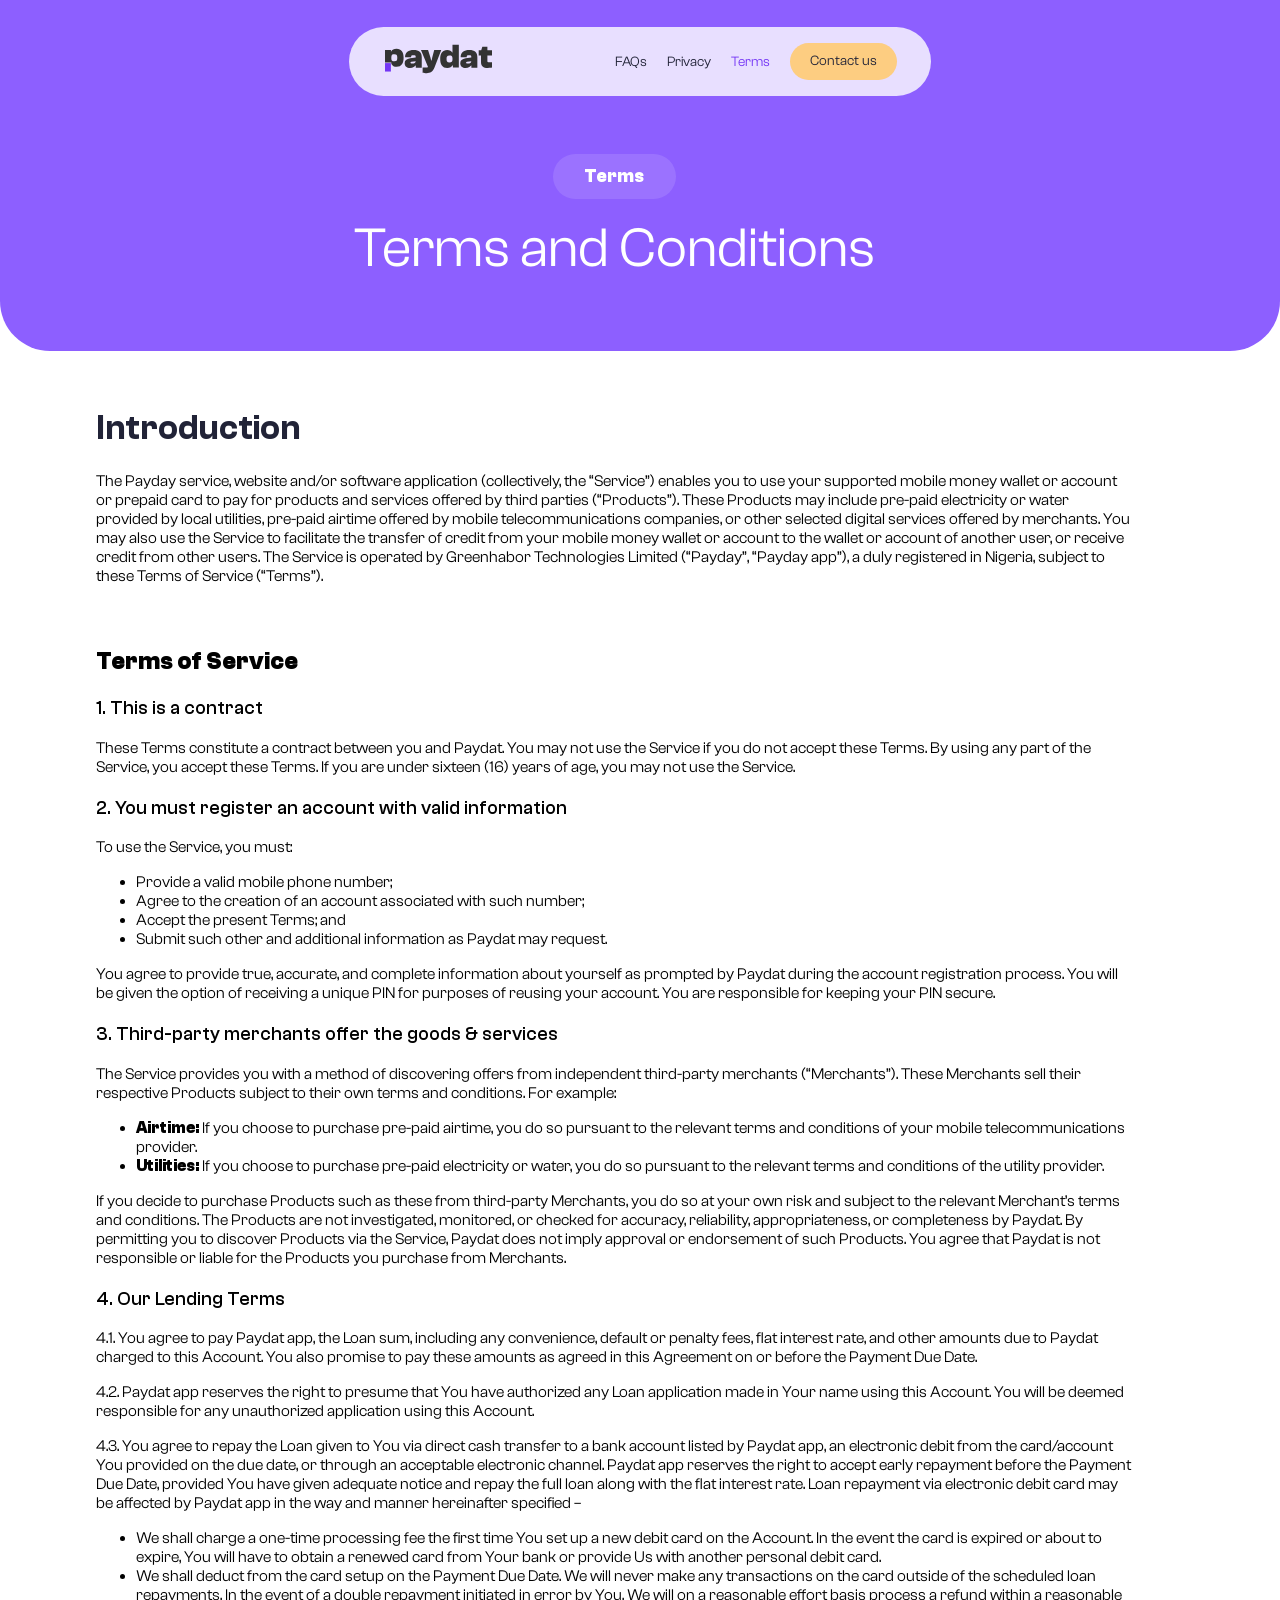
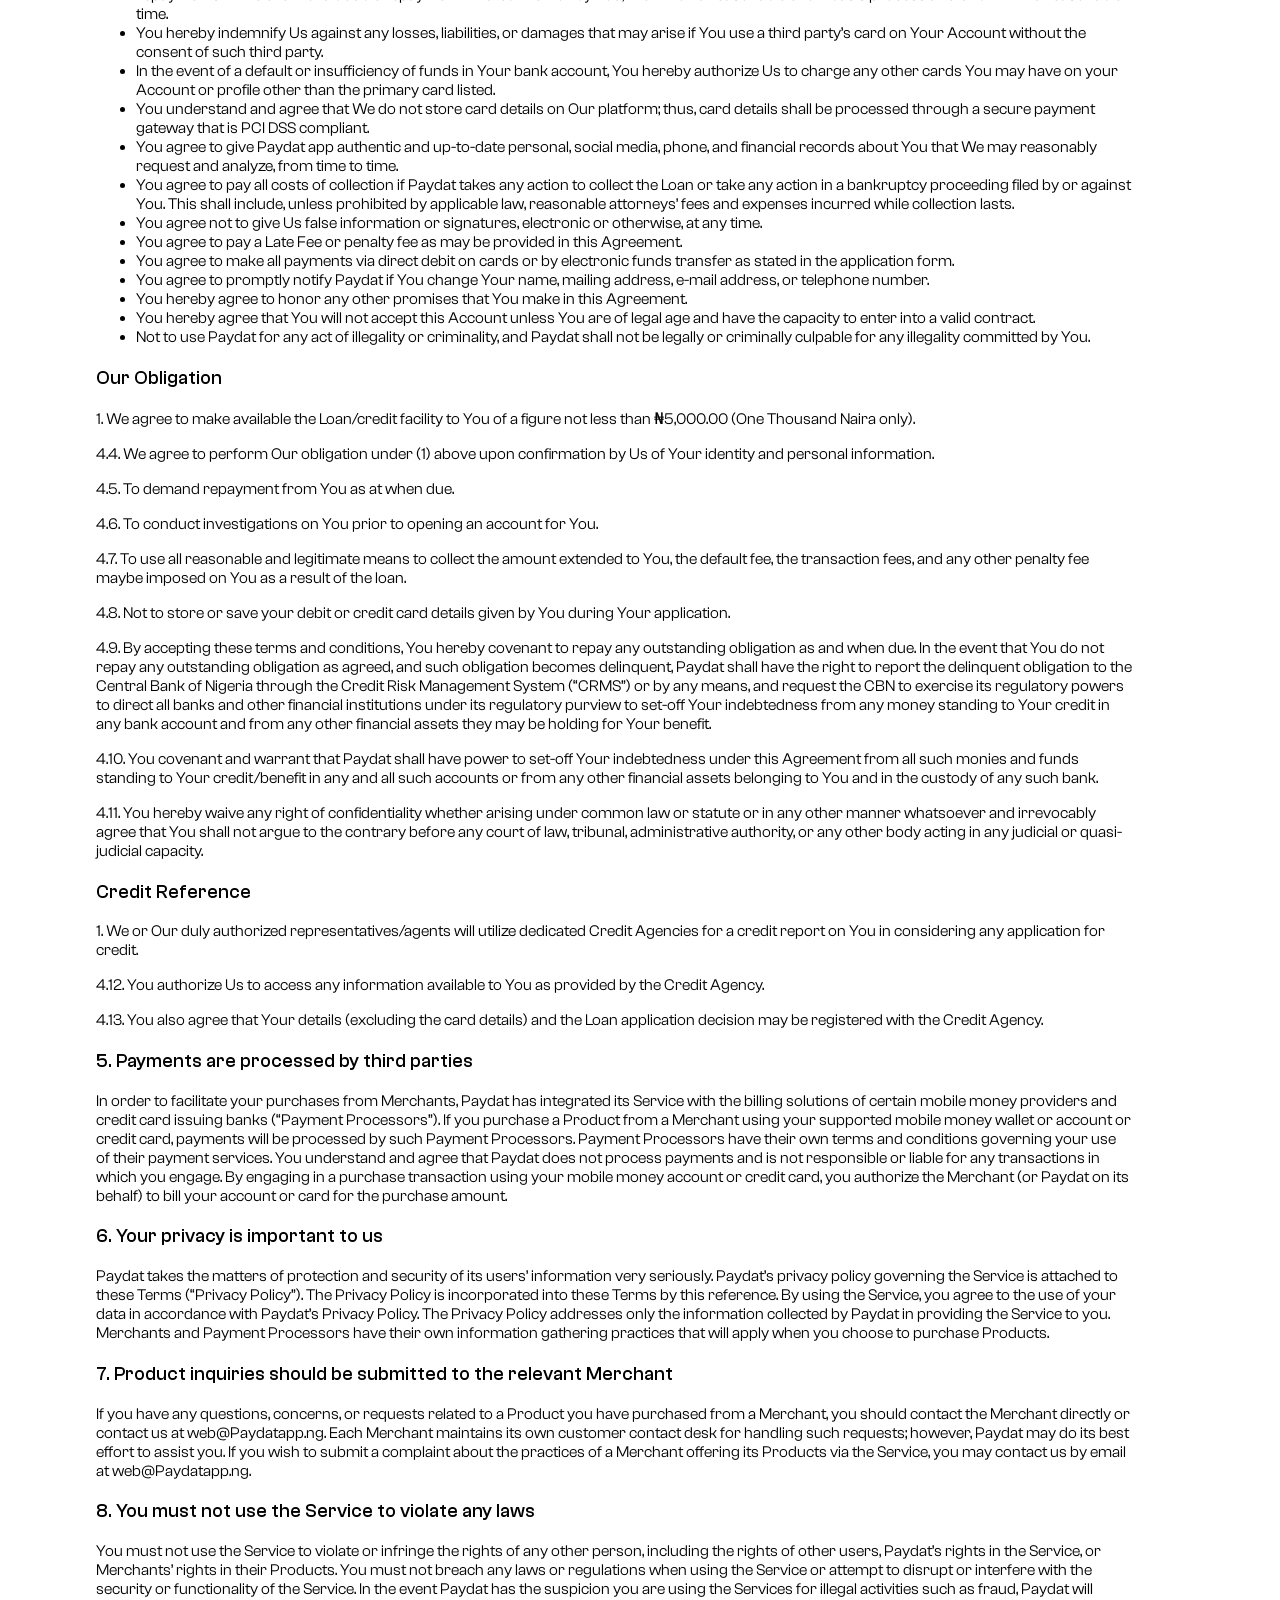
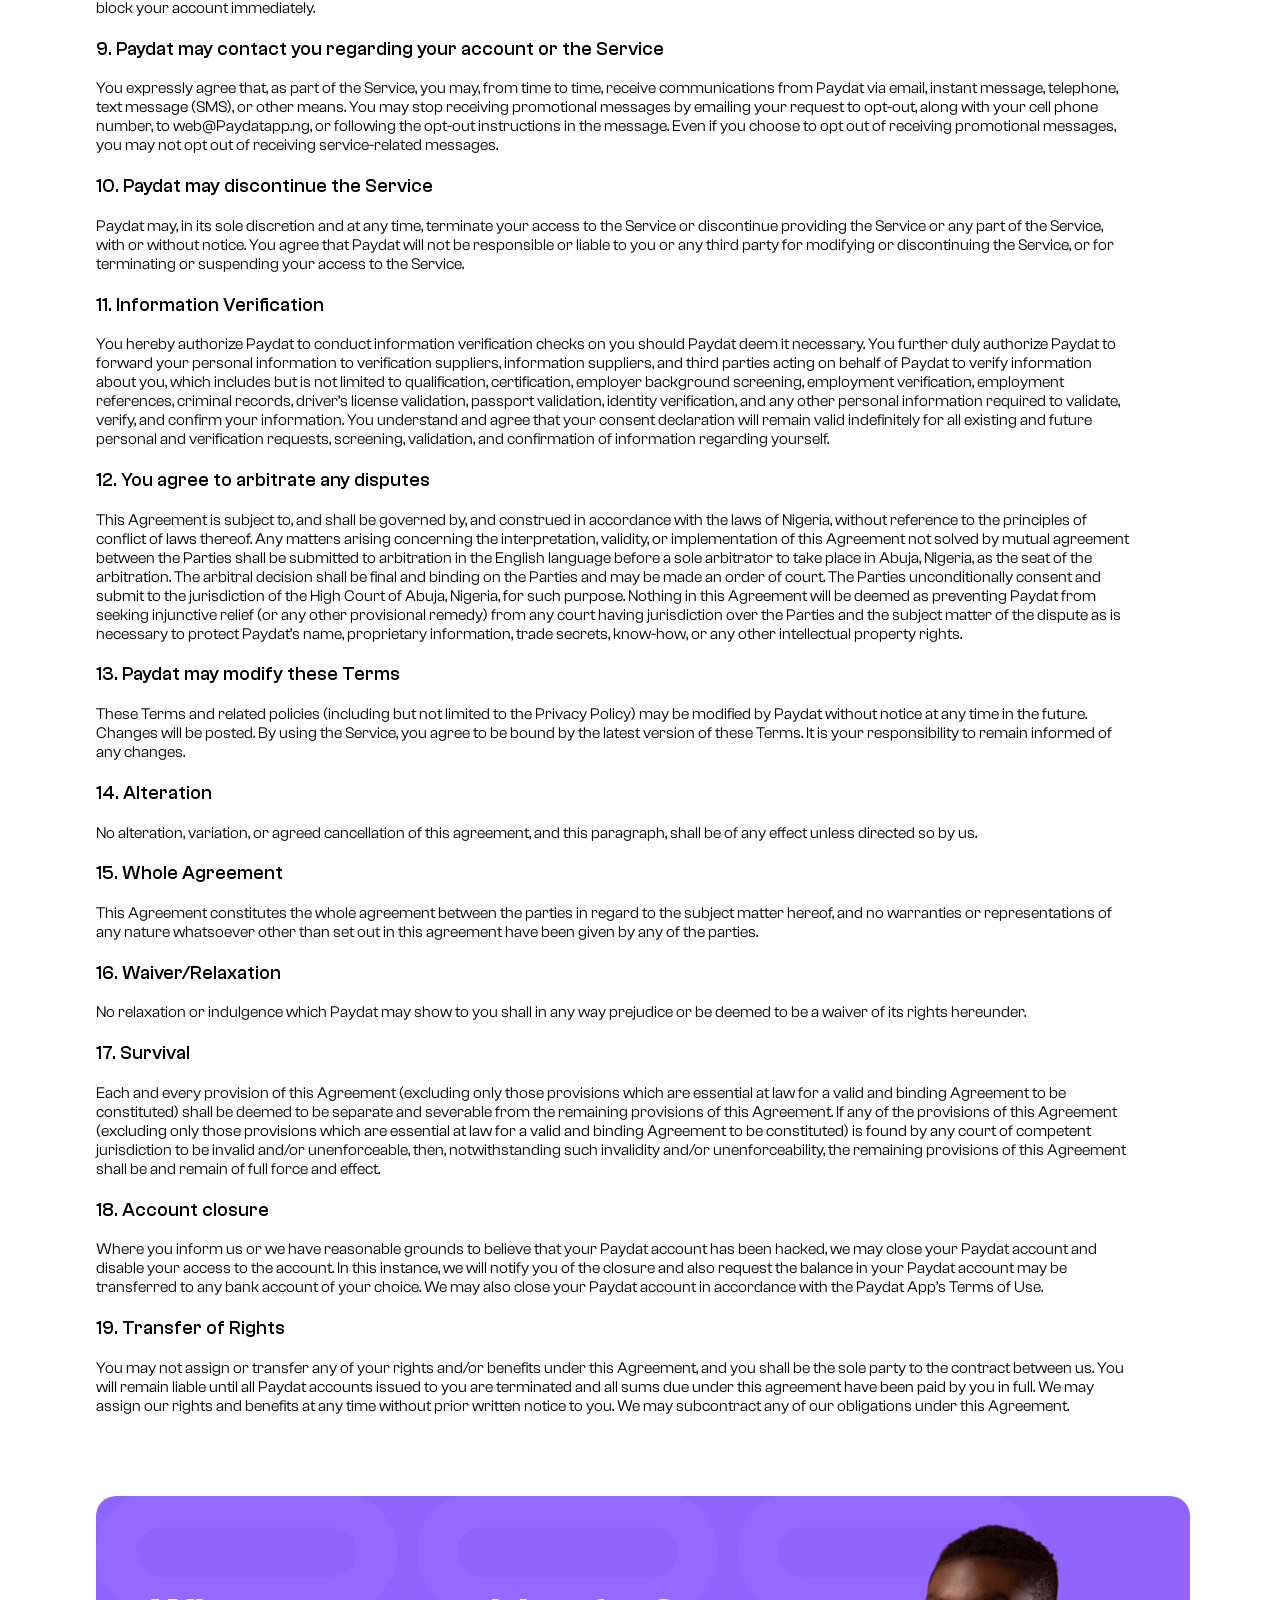
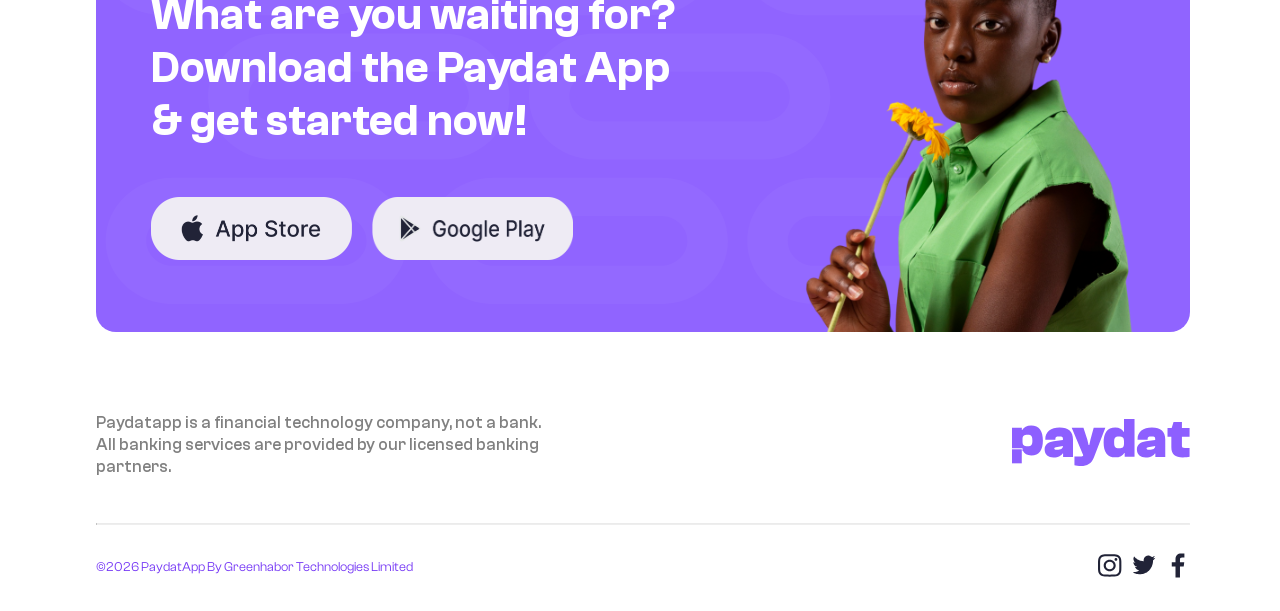
<file: terms.html>
<!DOCTYPE html>
<html lang="en">
<head>
  <meta charset="UTF-8">
  <meta name="viewport" content="width=device-width, initial-scale=1.0">
  <meta http-equiv="X-UA-Compatible" content="ie=edge">
  <meta charset="UTF-8">
  <meta name="viewport" content="width=device-width, initial-scale=1.0">
  <meta name="title" content="PayDat - Top Mobile Payments App">
<meta name="description" content="The top mobile payments app. Instant bill payment, online shopping, money transfers, and more for a seamless digital finance experience.">
<meta name="keywords" content="PayDat, mobile payments app, bill payment, online shopping, money transfers, digital finance, seamless payments">
<meta name="author" content="PayDat">
<meta name="viewport" content="width=device-width, initial-scale=1.0">
<meta property="og:title" content="PayDat - Top Mobile Payments App">
<meta property="og:description" content="Instant bill payment, online shopping, money transfers, and more for a seamless digital finance experience.">
<meta property="og:type" content="website">
<meta property="og:url" content="https://www.paydat.com">
<meta property="og:image" content="https://www.paydat.com/assets/logo.png">
<meta name="twitter:card" content="summary_large_image">
<meta name="twitter:title" content="PayDat - Top Mobile Payments App">
<meta name="twitter:description" content="Instant bill payment, online shopping, money transfers, and more for a seamless digital finance experience.">
<meta name="twitter:image" content="https://www.paydat.com/assets/logo.png">
<meta name="twitter:site" content="@PayDatApp">
<title>PayDat - Top Mobile Payments App for Seamless Digital Finance</title>
<link rel="icon" type="image/x-icon" href="./assets/images/favicon.ico">
  <link rel="stylesheet" href="style.css">
</head>

<body>
    <nav class="navbar">
        <div class="container">
            <a href="index.html" class="logo">
                <img src="./assets/images/newpaydatlogo.svg" alt="logo" />
            </a>
            <div class="menu-toggle">&#9776;</div>
            <ul class="nav-links">
                <li class="close-nav">&times;</li> 
                <li><a href="/faq.html">FAQs</a></li>
                <li><a href="/privacypolicy.html">Privacy</a></li>
                <li><a href="/terms.html">Terms</a></li>
                <li><button type="button" class="contact-btn" ><a href="/contact.html">Contact us</a></button></li>
            </ul>
        </div>
    </nav>


  <main class="">
    <section class="contact-section">
        <div class="container"> 
            <div class="contact-flex">
            <span class="">
                 Terms
            </span>
            <h1>
                Terms and Conditions
            </h1>   
            </div>
        </div>
    </section> 
 
    <section class="policy-section">
        <div class="container">
      <h2 class="policy-heading">Introduction</h2>
      <p>
        The Payday service, website and/or software application (collectively, the “Service”) enables you to use your supported mobile money wallet or account or prepaid card to pay for products and services offered by third parties (“Products”). These Products may include pre-paid electricity or water provided by local utilities, pre-paid airtime offered by mobile telecommunications companies, or other selected digital services offered by merchants. You may also use the Service to facilitate the transfer of credit from your mobile money wallet or account to the wallet or account of another user, or receive credit from other users. The Service is operated by Greenhabor Technologies Limited (“Payday”, “Payday app”), a duly registered in Nigeria, subject to these Terms of Service (“Terms”).
    </p>
      </div>
    </section>

    <section class="policy-section">
        <div class="container">

    <h1>Terms of Service</h1>



    <h3>1. This is a contract</h3>
    <p>These Terms constitute a contract between you and Paydat. You may not use the Service if you do not accept these Terms. By using any part of the Service, you accept these Terms. If you are under sixteen (16) years of age, you may not use the Service.</p>

    <h3>2. You must register an account with valid information</h3>
    <p>To use the Service, you must:</p>
    <ul>
        <li>Provide a valid mobile phone number;</li>
        <li>Agree to the creation of an account associated with such number;</li>
        <li>Accept the present Terms; and</li>
        <li>Submit such other and additional information as Paydat may request.</li>
    </ul>
    <p>You agree to provide true, accurate, and complete information about yourself as prompted by Paydat during the account registration process. You will be given the option of receiving a unique PIN for purposes of reusing your account. You are responsible for keeping your PIN secure.</p>

    <h3>3. Third-party merchants offer the goods & services</h3>
    <p>The Service provides you with a method of discovering offers from independent third-party merchants (“Merchants”). These Merchants sell their respective Products subject to their own terms and conditions. For example:</p>
    <ul>
        <li><strong>Airtime:</strong> If you choose to purchase pre-paid airtime, you do so pursuant to the relevant terms and conditions of your mobile telecommunications provider.</li>
        <li><strong>Utilities:</strong> If you choose to purchase pre-paid electricity or water, you do so pursuant to the relevant terms and conditions of the utility provider.</li>
    </ul>
    <p>If you decide to purchase Products such as these from third-party Merchants, you do so at your own risk and subject to the relevant Merchant’s terms and conditions. The Products are not investigated, monitored, or checked for accuracy, reliability, appropriateness, or completeness by Paydat. By permitting you to discover Products via the Service, Paydat does not imply approval or endorsement of such Products. You agree that Paydat is not responsible or liable for the Products you purchase from Merchants.</p>

    <h3>4. Our Lending Terms</h3>
  
    <p>4.1. You agree to pay Paydat app, the Loan sum, including any convenience, default or penalty fees, flat interest rate, and other amounts due to Paydat charged to this Account. You also promise to pay these amounts as agreed in this Agreement on or before the Payment Due Date.</p>

    <p>4.2. Paydat app reserves the right to presume that You have authorized any Loan application made in Your name using this Account. You will be deemed responsible for any unauthorized application using this Account.</p>

    <p>4.3. You agree to repay the Loan given to You via direct cash transfer to a bank account listed by Paydat app, an electronic debit from the card/account You provided on the due date, or through an acceptable electronic channel. Paydat app reserves the right to accept early repayment before the Payment Due Date, provided You have given adequate notice and repay the full loan along with the flat interest rate. Loan repayment via electronic debit card may be affected by Paydat app in the way and manner hereinafter specified –</p>
    <ul>
        <li>We shall charge a one-time processing fee the first time You set up a new debit card on the Account. In the event the card is expired or about to expire, You will have to obtain a renewed card from Your bank or provide Us with another personal debit card.</li>
        <li>We shall deduct from the card setup on the Payment Due Date. We will never make any transactions on the card outside of the scheduled loan repayments. In the event of a double repayment initiated in error by You, We will on a reasonable effort basis process a refund within a reasonable time.</li>
        <li>You hereby indemnify Us against any losses, liabilities, or damages that may arise if You use a third party’s card on Your Account without the consent of such third party.</li>
        <li>In the event of a default or insufficiency of funds in Your bank account, You hereby authorize Us to charge any other cards You may have on your Account or profile other than the primary card listed.</li>
        <li>You understand and agree that We do not store card details on Our platform; thus, card details shall be processed through a secure payment gateway that is PCI DSS compliant.</li>
        <li>You agree to give Paydat app authentic and up-to-date personal, social media, phone, and financial records about You that We may reasonably request and analyze, from time to time.</li>
        <li>You agree to pay all costs of collection if Paydat takes any action to collect the Loan or take any action in a bankruptcy proceeding filed by or against You. This shall include, unless prohibited by applicable law, reasonable attorneys’ fees and expenses incurred while collection lasts.</li>
        <li>You agree not to give Us false information or signatures, electronic or otherwise, at any time.</li>
        <li>You agree to pay a Late Fee or penalty fee as may be provided in this Agreement.</li>
        <li>You agree to make all payments via direct debit on cards or by electronic funds transfer as stated in the application form.</li>
        <li>You agree to promptly notify Paydat if You change Your name, mailing address, e-mail address, or telephone number.</li>
        <li>You hereby agree to honor any other promises that You make in this Agreement.</li>
        <li>You hereby agree that You will not accept this Account unless You are of legal age and have the capacity to enter into a valid contract.</li>
        <li>Not to use Paydat for any act of illegality or criminality, and Paydat shall not be legally or criminally culpable for any illegality committed by You.</li>
    </ul>

    <h3>Our Obligation</h3>
    <p>1. We agree to make available the Loan/credit facility to You of a figure not less than ₦5,000.00 (One Thousand Naira only).</p>

    <p>4.4. We agree to perform Our obligation under (1) above upon confirmation by Us of Your identity and personal information.</p>

    <p>4.5. To demand repayment from You as at when due.</p>

    
    <p>4.6. To conduct investigations on You prior to opening an account for You.</p>

   
    <p>4.7. To use all reasonable and legitimate means to collect the amount extended to You, the default fee, the transaction fees, and any other penalty fee maybe imposed on You as a result of the loan.</p>

    
    <p>4.8. Not to store or save your debit or credit card details given by You during Your application.</p>

    
    <p>4.9. By accepting these terms and conditions, You hereby covenant to repay any outstanding obligation as and when due. In the event that You do not repay any outstanding obligation as agreed, and such obligation becomes delinquent, Paydat shall have the right to report the delinquent obligation to the Central Bank of Nigeria through the Credit Risk Management System (“CRMS”) or by any means, and request the CBN to exercise its regulatory powers to direct all banks and other financial institutions under its regulatory purview to set-off Your indebtedness from any money standing to Your credit in any bank account and from any other financial assets they may be holding for Your benefit.</p>

    <p>4.10. You covenant and warrant that Paydat shall have power to set-off Your indebtedness under this Agreement from all such monies and funds standing to Your credit/benefit in any and all such accounts or from any other financial assets belonging to You and in the custody of any such bank.</p>

  
    <p>4.11. You hereby waive any right of confidentiality whether arising under common law or statute or in any other manner whatsoever and irrevocably agree that You shall not argue to the contrary before any court of law, tribunal, administrative authority, or any other body acting in any judicial or quasi-judicial capacity.</p>

    <h3>Credit Reference</h3>
    <p>1. We or Our duly authorized representatives/agents will utilize dedicated Credit Agencies for a credit report on You in considering any application for credit.</p>

    
    <p>4.12. You authorize Us to access any information available to You as provided by the Credit Agency.</p>

<p>4.13. You also agree that Your details (excluding the card details) and the Loan application decision may be registered with the Credit Agency.</p>

    <h3>5. Payments are processed by third parties</h3>
    <p>In order to facilitate your purchases from Merchants, Paydat has integrated its Service with the billing solutions of certain mobile money providers and credit card issuing banks (“Payment Processors”). If you purchase a Product from a Merchant using your supported mobile money wallet or account or credit card, payments will be processed by such Payment Processors. Payment Processors have their own terms and conditions governing your use of their payment services. You understand and agree that Paydat does not process payments and is not responsible or liable for any transactions in which you engage. By engaging in a purchase transaction using your mobile money account or credit card, you authorize the Merchant (or Paydat on its behalf) to bill your account or card for the purchase amount.</p>

    <h3>6. Your privacy is important to us</h3>
    <p>Paydat takes the matters of protection and security of its users’ information very seriously. Paydat’s privacy policy governing the Service is attached to these Terms (“Privacy Policy”). The Privacy Policy is incorporated into these Terms by this reference. By using the Service, you agree to the use of your data in accordance with Paydat’s Privacy Policy. The Privacy Policy addresses only the information collected by Paydat in providing the Service to you. Merchants and Payment Processors have their own information gathering practices that will apply when you choose to purchase Products.</p>

    <h3>7. Product inquiries should be submitted to the relevant Merchant</h3>
    <p>If you have any questions, concerns, or requests related to a Product you have purchased from a Merchant, you should contact the Merchant directly or contact us at web@Paydatapp.ng. Each Merchant maintains its own customer contact desk for handling such requests; however, Paydat may do its best effort to assist you. If you wish to submit a complaint about the practices of a Merchant offering its Products via the Service, you may contact us by email at web@Paydatapp.ng.</p>

    <h3>8. You must not use the Service to violate any laws</h3>
    <p>You must not use the Service to violate or infringe the rights of any other person, including the rights of other users, Paydat’s rights in the Service, or Merchants’ rights in their Products. You must not breach any laws or regulations when using the Service or attempt to disrupt or interfere with the security or functionality of the Service. In the event Paydat has the suspicion you are using the Services for illegal activities such as fraud, Paydat will block your account immediately.</p>

    <h3>9. Paydat may contact you regarding your account or the Service</h3>
    <p>You expressly agree that, as part of the Service, you may, from time to time, receive communications from Paydat via email, instant message, telephone, text message (SMS), or other means. You may stop receiving promotional messages by emailing your request to opt-out, along with your cell phone number, to web@Paydatapp.ng, or following the opt-out instructions in the message. Even if you choose to opt out of receiving promotional messages, you may not opt out of receiving service-related messages.</p>

    <h3>10. Paydat may discontinue the Service</h3>
    <p>Paydat may, in its sole discretion and at any time, terminate your access to the Service or discontinue providing the Service or any part of the Service, with or without notice. You agree that Paydat will not be responsible or liable to you or any third party for modifying or discontinuing the Service, or for terminating or suspending your access to the Service.</p>

    <h3>11. Information Verification</h3>
    <p>You hereby authorize Paydat to conduct information verification checks on you should Paydat deem it necessary. You further duly authorize Paydat to forward your personal information to verification suppliers, information suppliers, and third parties acting on behalf of Paydat to verify information about you, which includes but is not limited to qualification, certification, employer background screening, employment verification, employment references, criminal records, driver’s license validation, passport validation, identity verification, and any other personal information required to validate, verify, and confirm your information. You understand and agree that your consent declaration will remain valid indefinitely for all existing and future personal and verification requests, screening, validation, and confirmation of information regarding yourself.</p>

    <h3>12. You agree to arbitrate any disputes</h3>
    <p>This Agreement is subject to, and shall be governed by, and construed in accordance with the laws of Nigeria, without reference to the principles of conflict of laws thereof. Any matters arising concerning the interpretation, validity, or implementation of this Agreement not solved by mutual agreement between the Parties shall be submitted to arbitration in the English language before a sole arbitrator to take place in Abuja, Nigeria, as the seat of the arbitration. The arbitral decision shall be final and binding on the Parties and may be made an order of court. The Parties unconditionally consent and submit to the jurisdiction of the High Court of Abuja, Nigeria, for such purpose. Nothing in this Agreement will be deemed as preventing Paydat from seeking injunctive relief (or any other provisional remedy) from any court having jurisdiction over the Parties and the subject matter of the dispute as is necessary to protect Paydat’s name, proprietary information, trade secrets, know-how, or any other intellectual property rights.</p>

    <h3>13. Paydat may modify these Terms</h3>
    <p>These Terms and related policies (including but not limited to the Privacy Policy) may be modified by Paydat without notice at any time in the future. Changes will be posted. By using the Service, you agree to be bound by the latest version of these Terms. It is your responsibility to remain informed of any changes.</p>

    <h3>14. Alteration</h3>
    <p>No alteration, variation, or agreed cancellation of this agreement, and this paragraph, shall be of any effect unless directed so by us.</p>

    <h3>15. Whole Agreement</h3>
    <p>This Agreement constitutes the whole agreement between the parties in regard to the subject matter hereof, and no warranties or representations of any nature whatsoever other than set out in this agreement have been given by any of the parties.</p>

    <h3>16. Waiver/Relaxation</h3>
    <p>No relaxation or indulgence which Paydat may show to you shall in any way prejudice or be deemed to be a waiver of its rights hereunder.</p>

    <h3>17. Survival</h3>
    <p>Each and every provision of this Agreement (excluding only those provisions which are essential at law for a valid and binding Agreement to be constituted) shall be deemed to be separate and severable from the remaining provisions of this Agreement. If any of the provisions of this Agreement (excluding only those provisions which are essential at law for a valid and binding Agreement to be constituted) is found by any court of competent jurisdiction to be invalid and/or unenforceable, then, notwithstanding such invalidity and/or unenforceability, the remaining provisions of this Agreement shall be and remain of full force and effect.</p>

    <h3>18. Account closure</h3>
    <p>Where you inform us or we have reasonable grounds to believe that your Paydat account has been hacked, we may close your Paydat account and disable your access to the account. In this instance, we will notify you of the closure and also request the balance in your Paydat account may be transferred to any bank account of your choice. We may also close your Paydat account in accordance with the Paydat App’s Terms of Use.</p>

    <h3>19. Transfer of Rights</h3>
    <p>You may not assign or transfer any of your rights and/or benefits under this Agreement, and you shall be the sole party to the contract between us. You will remain liable until all Paydat accounts issued to you are terminated and all sums due under this agreement have been paid by you in full. We may assign our rights and benefits at any time without prior written notice to you. We may subcontract any of our obligations under this Agreement.</p>
     </div>
    </section>

  

    <section class="section">
        <div class="container">
            <div class="download-section">
               
                <div class="download-content">
                    <h3 >What are you waiting for? Download the Paydat App & get started now!</h3>
                    <!-- <p>Over 2 million people trust PaydatApp for their daily money moves, download  PaydatApp today to get started.</p> -->
                    <div class="download">
                        <img class="" src="./assets/images/Button.png" alt="Placeholder" />
                        <img class="google-btn" src="./assets/images/google.png" alt="Placeholder" />
                    </div>
                    </div>

                <div class="green-image-wrapper">
                    <img class="download-image" src="./assets/images/Youngafrican.svg" alt="Placeholder" />
                    </div>
            </div>
        </div>
    </section>

</main>
<footer class="section">
    <div class="container">
        <div class="footer-content">
            <div>
                <p class="tagline">
                Paydatapp is a financial technology company, not a bank. <br>All banking services are provided by our licensed banking partners.
                </p>
            </div>

            <div class="logo-center">
                <a href="#" class="logo">
                    <img class="" src="./assets/images/blue-logo.svg" alt="logo" />
                </a>
            </div>

            <!-- <div class="footer-flex">
                <a href="hello@paydatapp.com" target="_blank" class="footer-text">
                    hello@paydatapp.com
                </a>
                <a href="+234 700 933 933 933" target="_blank" class="footer-text">
                    +234 700 933 933 933
                </a>
            </div> -->

        </div>
        <hr class="line-break" />
        <div class="footer-content footer-box-row">
            <div class="dateformat" id="dateformat"> </div>
                <div class="social-box">
                <a href="https://www.instagram.com/paydathq" class="social-media">
                    <svg xmlns="http://www.w3.org/2000/svg"  viewBox="0 0 24 25" fill="none">
                        <path d="M11.694 1.17004C8.5185 1.17004 8.12025 1.18279 6.873 1.23754C5.628 1.29229 4.77825 1.48279 4.03425 1.76104C3.25888 2.04037 2.55247 2.48283 1.96275 3.05854C1.37171 3.61485 0.911185 4.29514 0.61425 5.05054C0.32475 5.76754 0.12675 6.58504 0.0705 7.78204C0.0135 8.98204 0 9.36454 0 12.42C0 15.4755 0.0135 15.8588 0.0705 17.058C0.1275 18.2558 0.3255 19.0733 0.61425 19.7895C0.911185 20.545 1.37171 21.2252 1.96275 21.7815C2.55249 22.3572 3.25889 22.7997 4.03425 23.079C4.77825 23.3573 5.628 23.5478 6.873 23.6025C8.12025 23.6573 8.5185 23.67 11.694 23.67C14.8702 23.67 15.2685 23.6573 16.5165 23.6025C17.7607 23.5478 18.6105 23.3573 19.3545 23.0798C20.1299 22.8004 20.8363 22.358 21.426 21.7823C22.0171 21.2258 22.4776 20.5452 22.7745 19.7895C23.064 19.0733 23.262 18.2558 23.3182 17.058C23.3752 15.858 23.3888 15.4755 23.3888 12.42C23.3888 9.36454 23.3752 8.98129 23.3182 7.78204C23.2612 6.58429 23.0632 5.76679 22.7745 5.05054C22.4775 4.29515 22.017 3.61487 21.426 3.05854C20.8363 2.48283 20.1299 2.04037 19.3545 1.76104C18.6105 1.48279 17.76 1.29229 16.515 1.23754C15.2685 1.18279 14.8702 1.17004 11.694 1.17004ZM11.694 3.19729C14.817 3.19729 15.1867 3.20854 16.4198 3.26254C17.5597 3.31279 18.1793 3.49579 18.591 3.65029C19.0957 3.82851 19.5548 4.11584 19.9357 4.49179C20.3215 4.85091 20.6206 5.29306 20.8102 5.78479C20.9707 6.18154 21.1613 6.77704 21.213 7.87429C21.2693 9.06004 21.2812 9.41629 21.2812 12.42C21.2812 15.4238 21.2692 15.78 21.2137 16.9658C21.1612 18.063 20.9707 18.6585 20.8102 19.0553C20.5987 19.5803 20.3452 19.9553 19.9357 20.3483C19.5548 20.7243 19.0957 21.0116 18.591 21.1898C18.1785 21.3443 17.5597 21.5273 16.4198 21.5775C15.1867 21.6315 14.817 21.6428 11.6947 21.6428C8.57175 21.6428 8.202 21.6315 6.969 21.5775C5.829 21.5273 5.2095 21.3443 4.797 21.1898C4.2926 21.0115 3.83371 20.7242 3.453 20.3483C3.06696 19.9893 2.76766 19.5471 2.57775 19.0553C2.418 18.6585 2.2275 18.063 2.175 16.9658C2.11875 15.78 2.1075 15.4238 2.1075 12.42C2.1075 9.41629 2.11875 9.06004 2.175 7.87429C2.2275 6.77704 2.418 6.18154 2.57775 5.78479C2.79 5.25979 3.0435 4.88479 3.453 4.49179C3.83371 4.11593 4.2926 3.82861 4.797 3.65029C5.2095 3.49579 5.82825 3.31279 6.969 3.26254C8.202 3.20854 8.57175 3.19729 11.694 3.19729ZM11.694 6.64279C8.3775 6.64279 5.68875 9.22954 5.68875 12.42C5.68875 15.6105 8.3775 18.1973 11.694 18.1973C15.0105 18.1973 17.7 15.6105 17.7 12.42C17.7 9.22954 15.0113 6.64279 11.6947 6.64279H11.694ZM11.694 16.17C9.5415 16.17 7.79625 14.4908 7.79625 12.42C7.79625 10.3493 9.5415 8.67004 11.694 8.67004C13.8465 8.67004 15.5925 10.3493 15.5925 12.42C15.5925 14.4908 13.8472 16.17 11.694 16.17ZM19.3403 6.41479C19.3403 7.16029 18.7118 7.76479 17.937 7.76479C17.1615 7.76479 16.5338 7.16029 16.5338 6.41479C16.5338 5.66929 17.1615 5.06479 17.9363 5.06479C18.7118 5.06479 19.3403 5.66929 19.3403 6.41479Z" fill="#212337"/>
                      </svg>
                </a>
                <a href="https://www.x.com/paydathq" class="social-media">
                    <svg xmlns="http://www.w3.org/2000/svg" viewBox="0 0 25 25" fill="none">
                        <path d="M16.4205 2.69485V2.69031H17.5362L17.9442 2.77269C18.216 2.82588 18.4625 2.89593 18.6836 2.9822C18.9061 3.06847 19.1208 3.16901 19.3277 3.28447C19.5353 3.39928 19.7234 3.51669 19.8921 3.63604C20.0594 3.75409 20.2099 3.87993 20.3429 4.01225C20.4746 4.14588 20.6802 4.1809 20.9591 4.11604C21.238 4.05117 21.5383 3.96036 21.8601 3.84555C22.1818 3.73074 22.5003 3.60101 22.8149 3.45701C23.1295 3.31301 23.3208 3.22155 23.3902 3.18263C23.457 3.14242 23.4934 3.12101 23.4973 3.11777L23.5018 3.11128L23.5232 3.1009L23.5446 3.08988L23.566 3.07885L23.5874 3.06847L23.592 3.06198L23.5984 3.05744L23.6049 3.0529L23.6088 3.04642L23.6302 3.03993L23.6516 3.03604L23.6477 3.06847L23.6413 3.1009L23.6302 3.13333L23.6199 3.16577L23.6088 3.18717L23.5984 3.20858L23.5874 3.24101C23.5786 3.26932 23.5715 3.29813 23.566 3.32728C23.5589 3.3636 23.4908 3.5076 23.3623 3.75928C23.2228 4.02794 23.0609 4.28441 22.8785 4.52598C22.6858 4.78544 22.5126 4.98133 22.3595 5.11366C22.2052 5.24728 22.1027 5.34069 22.0527 5.39452C22.0028 5.44901 21.9418 5.4996 21.8704 5.54566L21.7628 5.61701L21.7414 5.62739L21.72 5.63842L21.7154 5.6449L21.7089 5.64944L21.7024 5.65333L21.6986 5.65982L21.6772 5.67085L21.6557 5.68187L21.6512 5.68836L21.6447 5.69225L21.6382 5.69679L21.6343 5.70328L21.6298 5.70977L21.6233 5.71366L21.6168 5.7182L21.6129 5.72469H21.72L22.3206 5.59496C22.7088 5.51212 23.0921 5.40774 23.4687 5.28231L24.048 5.08771L24.1128 5.06631L24.1453 5.05528L24.166 5.04425L24.1874 5.03387L24.2088 5.02285L24.2309 5.01182L24.2737 5.00533L24.3165 5.00144V5.04425L24.3055 5.04879L24.2951 5.05528L24.2906 5.06177L24.2841 5.06631L24.2776 5.0702L24.2737 5.07669L24.2692 5.08317L24.2627 5.08771L24.2562 5.09225L24.2523 5.09874L24.2477 5.10523L24.2413 5.10912L24.2309 5.13052L24.2199 5.15258L24.2134 5.15647C24.2108 5.16101 24.12 5.2836 23.9409 5.5236C23.7619 5.76555 23.6653 5.88815 23.651 5.89139C23.6367 5.89528 23.6166 5.91733 23.5913 5.95625C23.5667 5.99647 23.4149 6.15733 23.136 6.43755C22.857 6.71842 22.5846 6.96815 22.3167 7.18674C22.0475 7.40728 21.912 7.67777 21.9087 7.99885C21.9048 8.31863 21.888 8.67993 21.8594 9.08339C21.8266 9.52116 21.7729 9.95711 21.6986 10.3898C21.6044 10.9248 21.4825 11.4546 21.3334 11.977C21.1693 12.5673 20.9688 13.1433 20.7327 13.705C20.5177 14.2237 20.2705 14.7285 19.9926 15.2164C19.7351 15.6633 19.499 16.0414 19.2843 16.3508C19.0702 16.6603 18.8516 16.9521 18.6298 17.2252C18.408 17.499 18.1277 17.8071 17.7885 18.1502C17.448 18.4914 17.2624 18.6782 17.2307 18.7113C17.1982 18.7437 17.0575 18.8611 16.8103 19.0654C16.5639 19.2717 16.2992 19.4773 16.0164 19.6836C15.7662 19.8672 15.5068 20.038 15.2393 20.1954C15.0032 20.3316 14.7184 20.4879 14.3857 20.6637C14.0536 20.8408 13.6942 21.0049 13.3083 21.1567C12.9217 21.3072 12.5143 21.4479 12.0849 21.5777C11.6562 21.7074 11.241 21.8079 10.8402 21.8799C10.3887 21.9588 9.93429 22.0201 9.47802 22.0635L8.71586 22.1387V22.1498H7.32126V22.1387L7.13899 22.1284C7.03877 22.1226 6.93865 22.1152 6.83867 22.1063C6.54153 22.0705 6.24486 22.0309 5.94872 21.9876C5.54116 21.9351 5.13636 21.8631 4.73575 21.7716C4.44321 21.7003 4.00667 21.5627 3.42742 21.3617C2.9192 21.1894 2.42242 20.9851 1.94007 20.75C1.68183 20.6223 1.42453 20.4928 1.16818 20.3614C1.04969 20.2996 0.933501 20.2333 0.819856 20.163L0.626558 20.0443L0.622666 20.0378L0.61618 20.0332L0.609693 20.0287L0.605153 20.0222L0.583747 20.0118L0.562342 20.0008L0.55845 19.9943L0.551964 19.9898L0.545477 19.9859L0.540937 19.9794L0.536396 19.9729L0.52991 19.9684H0.519531V19.9249L0.540937 19.9294L0.562342 19.9359L0.658991 19.947C0.723856 19.9534 0.898991 19.9651 1.1844 19.9794C1.81914 20.0098 2.45533 19.9772 3.08364 19.8821C3.42029 19.8315 3.81661 19.7452 4.27456 19.6226C4.70579 19.5097 5.12777 19.3639 5.53683 19.1867C5.81182 19.067 6.08369 18.9403 6.35218 18.8066C6.5124 18.7243 6.75694 18.5718 7.0858 18.3487L7.57942 18.014L7.58396 18.0075L7.59045 18.003L7.59694 17.9984L7.60083 17.9919L7.60537 17.9854L7.61186 17.9816L7.61834 17.977L7.62223 17.9705L7.64364 17.964L7.66504 17.9601L7.66959 17.9381L7.67607 17.9167L7.68256 17.9121L7.68645 17.9057L7.51521 17.8953C7.40427 17.8882 7.29335 17.8808 7.18245 17.8732C7.01212 17.8543 6.84358 17.8218 6.67845 17.7759C6.42489 17.7097 6.17715 17.623 5.93769 17.5165C5.67028 17.3998 5.41222 17.2627 5.1658 17.1065C4.91477 16.9483 4.7338 16.8166 4.62223 16.7115C4.51196 16.6077 4.36926 16.4611 4.19348 16.2704C4.0252 16.0874 3.87286 15.8904 3.73813 15.6814C3.59795 15.4583 3.47458 15.225 3.36904 14.9835L3.19131 14.5904L3.18029 14.558L3.16991 14.5256L3.16342 14.5041L3.15888 14.4827L3.19131 14.4866L3.22375 14.4931L3.45921 14.5256C3.61683 14.5476 3.86331 14.5547 4.19996 14.5476C4.53596 14.5405 4.76818 14.5255 4.89726 14.5041C5.02569 14.4827 5.10483 14.4685 5.13337 14.4613L5.17618 14.4503L5.22937 14.4393L5.28321 14.4289L5.28775 14.4224L5.29423 14.4179L5.30072 14.4133L5.30461 14.4068L5.2618 14.3965L5.21899 14.3854L5.17618 14.3744L5.13337 14.364L5.08991 14.353C5.03968 14.3395 4.98972 14.325 4.94007 14.3096C4.74404 14.2378 4.55082 14.1586 4.36083 14.0721C4.04559 13.9359 3.79586 13.8023 3.60969 13.6726C3.42288 13.5428 3.24515 13.4001 3.0778 13.2471C2.88084 13.0596 2.69665 12.8591 2.52645 12.6471C2.31474 12.3844 2.13449 12.098 1.98937 11.7934C1.84201 11.496 1.72342 11.1852 1.63521 10.8652C1.55737 10.5714 1.50548 10.2717 1.48083 9.96879L1.44191 9.51474L1.46396 9.51928L1.48537 9.52577L1.50677 9.53679L1.52818 9.54782L1.54959 9.5582L1.57099 9.56923L1.90375 9.72036C2.16926 9.83521 2.44599 9.92216 2.72948 9.97982C3.05899 10.0512 3.25488 10.0914 3.31975 10.0985L3.41704 10.1089H3.60969L3.60515 10.1024L3.59867 10.0985L3.59218 10.094L3.58829 10.0875L3.58375 10.081L3.57726 10.0765L3.57077 10.0726L3.56688 10.0661L3.54548 10.0551L3.52342 10.044L3.51953 10.0376L3.51304 10.0337L3.50656 10.0291L3.50202 10.0226L3.48061 10.0116L3.45921 10.0012L3.45531 9.99474C3.3935 9.94895 3.33187 9.9029 3.27045 9.85658C3.13704 9.75056 3.01351 9.63267 2.90137 9.50436C2.76918 9.35605 2.6405 9.20466 2.51542 9.05031C2.38623 8.89159 2.2712 8.72186 2.17164 8.54306C2.05174 8.32081 1.94559 8.09141 1.8538 7.85615C1.6417 7.32499 1.52425 6.76079 1.50677 6.18912C1.49964 5.91539 1.50677 5.68187 1.52818 5.48728C1.54959 5.29269 1.59304 5.07344 1.65661 4.82825C1.72148 4.58371 1.81423 4.32425 1.93553 4.05117L2.11845 3.64058L2.12883 3.60815L2.13986 3.57571L2.14634 3.57117L2.15023 3.56469L2.15477 3.5582L2.16126 3.55431L2.16775 3.55885L2.17164 3.56533L2.17618 3.57182L2.18267 3.57571L2.18915 3.58025L2.19304 3.58674L2.19759 3.59323L2.20407 3.59712L2.21445 3.61917L2.22548 3.64058L2.23196 3.64512L2.2365 3.6516L2.5258 3.97593C2.7191 4.19128 2.94742 4.43258 3.21272 4.69917C3.47737 4.96512 3.62396 5.10328 3.6525 5.11366C3.68104 5.12533 3.71737 5.15842 3.75953 5.2129C3.80299 5.26609 3.94569 5.39388 4.18894 5.5956C4.43218 5.79669 4.75067 6.0302 5.14375 6.29679C5.53748 6.56339 5.97402 6.82609 6.45272 7.08555C6.93207 7.34501 7.4471 7.57852 7.9978 7.78739C8.54915 7.99625 8.9351 8.13312 9.15629 8.19798C9.37813 8.26285 9.75758 8.34523 10.294 8.44577C10.8305 8.54696 11.2346 8.61182 11.5063 8.64036C11.7781 8.66955 11.9643 8.68577 12.0642 8.69031L12.2147 8.6942L12.2101 8.66177L12.2036 8.62933L12.1608 8.3595C12.1279 8.10901 12.1136 7.85642 12.118 7.60382C12.118 7.2795 12.1427 6.98112 12.1933 6.70739C12.2432 6.43366 12.3184 6.15669 12.4183 5.87582C12.4975 5.6428 12.5957 5.41673 12.7122 5.19993C12.8095 5.03128 12.9366 4.83928 13.0942 4.62328C13.2519 4.40728 13.4555 4.18415 13.7059 3.95388C13.9669 3.71558 14.2549 3.50876 14.5641 3.33766C14.8483 3.17507 15.1463 3.03788 15.4547 2.92771C15.6779 2.84688 15.9078 2.78546 16.1416 2.74415C16.3271 2.7156 16.4205 2.69874 16.4205 2.69485Z" fill="#212337"/>
                      </svg>
                </a>
                <a href="https://www.facebook.com/paydathq" class="social-media">
                    <svg xmlns="http://www.w3.org/2000/svg" viewBox="0 0 24 25" fill="none">
                        <path d="M13.9679 24.42V13.472H17.6919L18.2487 9.20564H13.9679V6.48164C13.9679 5.24644 14.3159 4.40484 16.1103 4.40484L18.3999 4.40404V0.588044C18.0039 0.536044 16.6447 0.420044 15.0639 0.420044C11.7631 0.420044 9.50393 2.40804 9.50393 6.06004V9.20564H5.76953V13.4728H9.50233V24.42H13.9671H13.9679Z" fill="#212337"/>
                      </svg>
                </a>
                </div> 
            </div>
        
        </div>

</footer>

<script>
    const currentYear = new Date().getFullYear();
    document.getElementById("dateformat").innerHTML = ` ©${currentYear} PaydatApp By Greenhabor Technologies Limited`;

    const navbar = document.querySelector('.navbar');
const menuToggle = document.querySelector('.menu-toggle');
const closeNav = document.querySelector('.close-nav');

menuToggle.addEventListener('click', () => {
navbar.classList.toggle('active');
});


closeNav.addEventListener('click', () => {
navbar.classList.remove('active');
});

// Get all navigation links
const navLinks = document.querySelectorAll('.navbar .nav-links a');

// Get current page URL path
const currentPath = window.location.pathname;

// Loop through links and add 'active' class to the matching link
navLinks.forEach(link => {
// Compare the full path of the link with the current path
if (link.getAttribute('href') === currentPath) {
link.classList.add('active');
}
});

</script>
</body>
</html>
</file>
<file: style.css>
@font-face {
    font-family: "ClashGrotesk";
    src: url("./assets/fonts/ClashGrotesk-Bold.woff2") format("woff2"),
         url("./assets/fonts/ClashGrotesk-Bold.woff") format("woff");
    font-weight: bold;
    font-style: normal;
}

@font-face {
    font-family: "ClashGrotesk";
    src: url("./assets/fonts/ClashGrotesk-Semibold.woff2") format("woff2"),
         url("./assets/fonts/ClashGrotesk-Semibold.ttf") format("truetype"),;
    font-weight: 600;
    font-style: normal;
}

@font-face {
    font-family: "ClashGrotesk";
    src: url("./assets/fonts/ClashGrotesk-Medium.woff2") format("woff2"),
         url("./assets/fonts/ClashGrotesk-Medium.ttf") format("truetype"),;
    font-weight: 500;
    font-style: normal;
}


@font-face {
    font-family: "ClashGrotesk";
    src: url("./assets/fonts/ClashGrotesk-Regular.woff") format("woff"),
         url("./assets/fonts/ClashGrotesk-Regular.ttf") format("truetype");
    font-weight: normal;
    font-style: normal;
}


body {
    margin: 0 auto;
    padding: 0;
    box-sizing: border-box;
    font-family: 'ClashGrotesk', sans-serif;
  overflow-x: hidden;
}

details {
    margin-bottom: 10px;
    /* border-bottom: 1px solid #2323371A; */
    padding: 2% 0% 2% 0%;
}


summary {
    display: flex;
    font-weight: 500;
    align-items: baseline;
    justify-content: flex-start;
    font-size: 18px;
  }
  
  summary::before {
    content: '+ ';
    width: 18px;
    height: 16px;
    /* background: url('arrow.svg');
    background-size: cover; */
    margin-left: .75em;
    transition: 0.2s;
    color: #753FF6;
    font-size: 18px;
  }


/* Change the icon when the details are open */
details[open] > summary::before {
    content: "- ";
  
}

.faq-content  {
  padding: 2% 5% 2% 5%;
}

.faq-content h2 {
    margin-bottom: 20px;
    color: #212337;
    font-size: 24px;
    font-weight: 500;
}


.faq-content p {
 
    color: #000000;
    font-size: 14px;
    font-weight: 400;
}




 .container {
        width: 90%;
        margin-left: 1rem;
        margin-right: 1rem;
        padding-left: 1rem;
        padding-right: 1rem;
        max-width: 100%;
    }
  


  .container-grid {
    display: grid;
    grid-template-columns: repeat(2, 1fr);
    gap: 20px;
    justify-content: center;
    align-items: center;
  }

  
  .bills-image {
    display: block;
}

.bills-image-mobile{
    display: none;
}

  .grid-column-3 {
    display: grid;
    grid-template-columns: repeat(3, 1fr);
    gap: 20px;
    justify-content: center;
    align-items: center;
  }

.navbar {
    border-radius: 50px;
    background: rgba(255, 255, 255, 0.80);
    backdrop-filter: blur(15px);
    padding: 0px 50px 0px 20px;
    position: fixed;
    width: 40%;
    max-width: 100%;
    top: 3%;
    left: 0;
    right: 0;
    z-index: 1000;
    margin: 0 auto;
}



.navbar .container {
    display: flex;
width: 100%;
justify-content: space-between;
align-items: center;
flex-shrink: 0;
margin: 0 auto;
}

.navbar .logo {
    color: white;
    text-decoration: none;
}

.navbar .nav-links {
    list-style: none;
    display: flex;
    align-items: center;
}

.navbar .nav-links li {
    margin-left: 20px;
}

.navbar .nav-links a {
    text-decoration: none;
    color: #212337;
  text-align: center;
   font-family: "ClashGrotesk";
font-size: 14px;
font-style: normal;
font-weight: 400;
line-height: normal;
}
.contact-btn {
    border-radius: 100px;
    background-color: #FDCD81;
    text-decoration: none;
    display: inline-flex;
    padding: 10px 20px;
    align-items: center;
    transition: background 0.3s ease;
    color: #212337;
    text-align: center;
    font-family: "ClashGrotesk";
    border: none !important;
    cursor: pointer;
}


.navbar .nav-links a:hover,
.navbar .nav-links a:focus,
.navbar .nav-links a:active {
    color: #7436F5;
}

.navbar .nav-links a.active {
    color: #7436F5;
    
}


.navbar .menu-toggle {
    display: none;
  }

  .navbar .close-nav {
    display: none;
  }


/* Hero section styles */
.hero {
    background: url('./assets/images/hero-bg.svg') no-repeat center center/cover;
    color: white;
    /* height: 557px; */
    padding: 10% 5% 5% 5%;
    border-bottom-left-radius: 60px;
    border-bottom-right-radius: 60px;
  
}

.hero-container {
    display: flex;
    justify-content: space-around;
    /* align-items: center; */
    gap: 48px;
    padding: 0;
    margin: 0;
}

/* .hero-content {
    max-width: 800px;
} */

.hero h1 {
    color: #FFF;
    font-family: "ClashGrotesk";
    font-size: 60px;
    font-style: normal;
    font-weight: 600;
    line-height: 65px;
    margin-bottom: 10px;
}

.hero p {
    color: #FFF;
    font-family: "ClashGrotesk";
    font-size: 21px;
    font-style: normal;
    font-weight: 400;
    line-height: 25.83px; 
    margin-bottom: 10px
}

.hero-image {
    width: 100%;
height: auto;
max-width: 100%;
object-fit: contain;
display: flex;
}

.mobile-hero-image {
    display: none;
}

.box-image {
    display: flex;
    align-items: start
}

.hero-content{
    width: 500px;
    max-width: 100%;
}

.cta-button {
    border-radius: 6px;
    background: #101828;
    text-decoration: none;
    display: inline-flex;
    padding: 19px 57px 21px 41px;
    align-items: center;
    transition: background 0.3s ease;
    color: #FFF;
    text-align: center;
    font-family: "ClashGrotesk";
font-size: 18px;
font-style: normal;
font-weight: 500;
line-height: 22px; /* 122.222% */
}

.cta-button:hover {
    background: #e67e22;
}

.payment-section {
    padding: 5% 0% 0% 5%;
}

.payment-content {
    display: flex;
    flex-direction: column;
    gap: 0;
    justify-content: center;
    align-items: center;
    margin-bottom: 50px;
}


 .payment-content h2 {
color: #333333;
font-size: 51.68px;
font-family: ClashGrotesk;
font-weight: 500;
line-height: 58px;
word-wrap: break-word;
text-align: center;
margin-bottom: 0 !important;
} 

.payment-content h3{
    color: var(--Black, #333);
font-family: "ClashGrotesk";
font-size: 47.656px;
font-style: normal;
font-weight: 500;
line-height: normal; 
text-transform: capitalize;

}

.local-image {
    display: block;
}

.local-mobile {
    display: none;
    object-fit: contain;
}



.payment-section h3{
    color: var(--Black, #333);
font-family: "ClashGrotesk";
font-size: 45px;
font-style: normal;
font-weight: 500;
line-height: 50px; 
text-transform: capitalize;
color: #333333;
margin-bottom: 11px !important;
margin-top: 11px !important;
}

.payment-section p{
    color: #333333;
    font-family: "ClashGrotesk";
    font-size: 18px;
    font-style: normal;
    font-weight: 400;
    line-height: 26px; 
    margin-top: 0 !important;
}


.payment-section small{
    color: var(--Main, #8D5FFF);
    font-family: "ClashGrotesk";
    font-size: 15px;
    font-style: normal;
    font-weight: 500;
    line-height: 22.5px; /* 150% */
    text-transform: uppercase;
    margin-bottom: 0 !important;
}


.payment-image {
    width:  420px;
    height: 100% !important;
    object-fit: cover;
    display: flex;
    border-radius: 20px;
}

.mobile-image {
    display: none;
}

.image-cover {
    height: 100%;
  
}

.payment-background {
 border-radius: 20px;
background: var(--Purple-BG, #F4EFFF);
width: 690px;
height: 740px !important;
max-width: '100%';
display: flex;
flex-direction: column;
padding: 10% 10% 0 15%;
}

.amount-image {
 object-fit: cover;
max-width: 100%;
position: relative;
top: 15%;
}

.payment-flex {
    display: flex;
    align-items: baseline;
    position: relative;
    margin-top: 0 !important;
    padding-top: 0 !important;
  

}

.payment-flex h3{
    color: var(--Black, #333);
font-family: "ClashGrotesk";
font-size: 49.36px;
font-style: normal;
font-weight: 500;
line-height: normal; 
text-transform: capitalize;
margin-top: 0 !important;
}

.payment-flex span {
    color: #8D5FFF;
font-size: 49.36px;
font-family: ClashGrotesk;
font-weight: 500;
line-height: 58px;
word-wrap: break-word
}

.content-flex {
    display: flex;
    flex-direction: column;
    justify-content: center;
    align-items: center;
    gap: 0;
}

.bills-background {
    width: 90%;
    max-width: 100%;
    height: 100%;
    position: relative;
  background-color: #F4F3F5;
  background-image:  url('./assets/images/Background.png');
  border-radius: 20px;
  background-repeat: no-repeat;
  background-size: contain;
  background-position: center;
  display: flex;
  justify-content: center;
  padding: 6% 5% 0 5%;
  gap: 10rem;
}

.text-content  {
 width: 400px;
 max-width: 100%;
}


.text-content h3 {
    color: var(--Black, #333);
    font-family: "ClashGrotesk";
    font-size: 45px;
    font-style: normal;
    font-weight: 500;
    line-height: 50px; /* 111.111% */
    margin-bottom: 0 !important;
    text-align: right;
}

.text-content p {
    color: #333333;
    font-family: "ClashGrotesk";
    font-size: 18px;
    font-style: normal;
    font-weight: 400;
    line-height: 26px;
    text-align: right;
}

.image {
    width: 100%;
    height: 100%;
    object-fit: cover;
    max-width: 100%;
}

.bills-image-wrapper {
    position: relative;
    /* top: 6px */
}

.section {
    padding: 5% 0% 0% 5%;

}

.policy-section {
    padding-top: 2%;
    padding-bottom: 0;
    padding-left: 5%;
    padding-right: 5%;
}

.policy-section h3 {
    font-weight: 500;
}

.green-section {
     width: 90%; 
    max-width: 100%; 
    height: 100%;
    border-radius: 20px;
    background: #A7D4A9;
  display: flex;
  flex-direction: row;
  padding: 2% 5% 0 5%;
   justify-content: space-around;
  align-items: center;
  
}




.green-section  img{
    flex-shrink: 0;
    max-width: 100%;
    width: 100%;
}

.green-web-image {
    display: block;
}

.green-mobile-image {
    display: none;
}


.green-content {
    width: 334px;
    max-width: 100%;
    position: relative;

}

.green-content h3 {
    color:  #333333;
font-family: "ClashGrotesk";
font-size: 45px;
font-style: normal;
font-weight: 500;
line-height: 50px;
margin-bottom: 0;
margin-top: 0;
}

.green-content p {
    color: #333333;
font-family: "ClashGrotesk";
font-size: 18px;
font-style: normal;
font-weight: 400;
line-height: 22px;


}

.green-image-wrapper{
    position: relative;
    weight: 100%;
}

.invoice-section {
    width: 90%;;
    max-width: 100%;
    height: 100%;
    position: relative;
    background-color: #FDCD81;
    background-image:  url('./assets/images/Background.png');
    border-radius: 20px;
    background-repeat: no-repeat;
    background-size: cover;
    /* background-position: center ; */
    display: flex;
    justify-content: center;
    padding: 3% 5% 0 5%;
    gap: 5rem;
    align-items: center;
    
}

.invoice-section .green-content {
    width: 432px;
    max-width: 100%;
}


.invoice-section .green-content  p{
    color: #33333399;
    font-family: "ClashGrotesk";
    font-size: 18;
    font-style: normal;
    font-weight: 400;
    line-height: 22px;
    margin-top: 10px;
}

.invoice-section img {
    /* width: 393px; */
    max-width: 100%;
    /* margin-bottom: -5px; */
}


.download-section {
    width: 90%;
    max-width: 100%;
    /* height: 100%; */
    border-radius: 20px;
    background-color: #9064FF;
   background-image: url('./assets/images/call-to-action-bg.svg');
   background-repeat: no-repeat;
   background-position: left;
    display: flex;
    padding: 0% 5% 0 5%;
    justify-content: space-between;
    /* align-items: center; */
}

.download-image {
    /* width: 443px; */
    max-width: 100%;
    margin-bottom: -5px;
}

.download-content {
    width: 550px;
    max-width: 100%;
    display: flex;
    flex-direction: column;
  padding-top: 5%;
  padding-bottom: 5%;
}

.download-content h3 {
    color: #FFF;
    font-family: "ClashGrotesk";
    font-size: 44px;
    font-style: normal;
    font-weight: 600;
    line-height: 52.8px; /* 120% */
    margin-bottom: 0;
  
}


.download-content p {
    color: #FFF;
    font-family: "ClashGrotesk";
    font-size: 21.828px;
    font-style: normal;
    font-weight: 500;
    line-height: 29.92px; /* 137.071% */
    width: 440px
}

.download {
    display: flex;
    gap: 20px;
    align-items: center;
    margin-top: 50px;
    margin-bottom: 0 !important;
}

.download a {
    cursor: pointer;
}

.download img {
    width: 201px;
    height: 63px;
    max-width: 100%;
    
}

.google-btn {
    width: 226px;
    height: 63px;
    max-width: 100%;
}

.social-box {
    display: flex;
    gap: 10px;
    margin-top: 20px;
    margin-bottom: 10px;
}
.social-box a {
    text-decoration: none;
}

.footer-text {
    color: #212337;
    font-family: ClashGrotesk;
    font-size: 19.2px;
    font-style: normal;
    font-weight: 400;
    line-height: 28.8px;
    text-decoration: none;
}

.footer-flex {
    display: flex;
    flex-direction: column;
    gap: 10px
}

.footer-content {
    display: flex;
    justify-content: space-between;
    align-items: center;
    padding-bottom: 20px;
    padding-top: 0;
}

.tagline {
    color: #808080;
text-align: left;
font-family: "ClashGrotesk";
font-size: 16.669px;
font-style: normal;
font-weight: 500;
line-height: 22px; /* 131.984% */
max-width: 490px;

}

.line-break {
    border-top: 0.8px solid #EBEBEB;
}

.dateformat {
    color: #7436F5;
    text-align: center;
    font-family: ClashGrotesk;
    font-size: 13.275px;
    font-style: normal;
    font-weight: 400;
    line-height: 24px;
    margin-bottom 10px;
    margin-top: 10px;
}

.payment-background-content{
    width: 544px; 
    max-width: 100%; 
    margin-bottom: 30px;"
}

.policy-heading {
    color: #212337;
    font-family: "ClashGrotesk";
    font-size: 34.316px;
    font-style: normal;
    font-weight: 600;
    line-height: 47.25px;
    margin-bottom: 20px;
}

.contact-content {
    flex-direction: column;
    align-items: center;
    justify-content: center;
    gap: 0;
    padding: 5%;
    text-align: center;
    display: flex;
}

.contact-content h3 {
    font-size: 78px;
    line-height: normal;
    margin-bottom: 0px;
    text-align: center;
    font-weight: 600;
}

.contact-content p {
    font-size: 24px;
    line-height: normal;
    text-align: center;
    max-width: 100%;
    width: 800px
}

.contact-box {
    display: flex;
    gap: 20px;
    justify-content: space-around;
    flex-direction: column;
    border-radius: 8px;
   padding-top: 5%;
   padding-bottom: 5%;
   padding-left: 15%;
   padding-right: 15%;
    background-color: #F7F7FB;
    height: 270px;
    
}

.contact-box h4 {
    font-size: 24px;
    line-height: normal;
    margin-bottom: 10px;
    font-weight: 600;
    color: #172A30;
    margin-top: 0px;
  
}

.contact-box p {
    font-size: 18px;
    line-height: normal;
    margin-bottom: 10px;
    color: #172A30;
}

.contact-box a {
    color: #7436F5;
    text-decoration: none;
    font-weight: Semibold;
    font-size: 16px;
}

.contact-section {
    /* width: 100%; */
    padding: 12% 5% 5% 5%;
    background-color: #8D5FFF;
    position: relative;
    border-bottom-left-radius: 50px;
    border-bottom-right-radius: 50px;

}

.contact-flex {
    display: flex;
    justify-content: center;
    align-items: center;
    flex-direction: column;
}

.contact-section span {
    background-color: #FFFFFF1F;
    width: 123px;
    max-width: 100%;
    height: 45px;
    color: #FFFFFF;
    font-weight: bold;
    font-size: 18px;
    border-radius: 200px;
    text-align: center;
  display: flex;
  align-items: center;
  justify-content: center;
  margin-bottom: 10px;
}

.contact-section h1 {
  font-size: 56px;
  font-weight: 400;
  color: #FFFFFF;
  margin-bottom: 0px;
line-height:78px;
margin-top: 0px;
text-align: center;
}

.privacy-container {
   padding-top: 5%;
   padding-left: 10%;
   padding-right: 10%;
    text-align: center;
}

.privacy-container h1 {
    font-size: 56px;
    font-weight: 600;
    line-height: 57px;
    margin-bottom: 0px;
}

.privacy-container  p {
    font-size: 20px
}

.payment-box-image {
    display: flex; 
    align-items: center;
     justify-content: center;
      position: relative; 
      /* top: 30px; */
}

.social-media {
    width: 24px !important;
    height: 28px !important;
}

.amount-image-mobile {
    display: none;
}

/* Small devices (portrait tablets and below) */
@media (max-width: 768px) {
 

    .navbar {
        padding: 10px 20px;
        width: 80%;
    }
    .navbar .nav-links {
        display: none;
      }

   
    
      /* Fullscreen mobile nav when active */
      .navbar.active .nav-links {
        display: flex;
        flex-direction: column;
        position: fixed;
        top: 60px;
        right: 0;
        left: auto;
        width: 90%;
        height: 602px ;
        background: rgba(255, 255, 255, 2); !important;
        justify-content: start;
        align-items: center;
        z-index: 999;
        transition: all 0.3s ease-in-out;
        border-radius: 20px;
        padding: 20px 20px;
        backdrop-filter: blur(30px);
       
      }
    
      .navbar.active .nav-links li {
        margin: 20px 0;
        color: #212337;
      }
    
      .navbar .menu-toggle {
        display: block;
        font-size: 24px;
        color: #333;
        cursor: pointer;
      }
    
      .navbar .nav-links .close-nav {
        position: absolute;
        top: -20px;
        right: 30px;
        font-size: 40px;
        color: #333;
        cursor: pointer;
        display: flex;
      }

    .container-grid{
        display: flex;
        flex-direction: column;
        gap: 20px;
        justify-content: center;
        align-items: center;
      
    }

    .hero-container {
        display: flex;
        justify-content: center;
        align-items: center;
        gap: 48px;
      
        flex-direction: column;
    }

    .hero {
        height: auto !important;
    }

    .hero-image {
        display: none
    }

.mobile-hero-image {
    display: flex;
}


.section {
    padding: 2%;
}

    .hero-content {
        max-width: 100%;
        width: 100%;
        display: flex;
        flex-direction: column;
        align-items: center;
        justify-content: center;
        padding-top: 50px;
   
     
    }

    .hero h1 {
        font-size: 40px;
        text-align: center;
        margin-bottom: 0;
        line-height: 50px;
        text-align: center !important;
    }

    .hero p {
        font-size: 18px;
        text-align: center !important;
        margin-bottom: 20px !important;
        margin-top: 20px !important;
    }

    .cta-button {
        padding: 15px 30px;
        font-size: 16px;
    }

    .payment-section {
        padding: 3%;
    }

    .payment-content h2 {
        font-size: 36px;
    }

    .payment-section h3 {
        font-size: 25px;
        line-height: 30px;
        margin-bottom 0 !important;
        margin-top: 0 !important;
        width: 100%;
        max-width: 235px;
    }

    .payment-section p {
        font-size: 14px;
        line-height: 20px;
    }

    .mobile-image {
        width: 100%;
        height: auto;
        display: flex;
    }

    .payment-image {
        display: none;
    }

    .green-section {
        flex-direction: column;
        padding: 6% 0% 0 0%;
        align-items: center;
        gap: 0;
        width: auto;
        max-width: 100%;
    }


.green-web-image {
    display: none;
}

.green-mobile-image {
    display: block;
    object-fit: cover;
}

.local-image {
    display: none;
}

.local-mobile {
    display: block;
    object-fit: contain;
}

.green-image-wrapper {
    order: 1;
}

    .green-content {
     padding: 0;
    }

    .green-content h3 {
        font-size: 25px;
        line-height: normal;
        max-width: 247px;
        width: 100%;
    }

    .green-content p {
        font-size: 14px;
        line-height: normal;
    }

    .contact-content {
        flex-direction: column;
        width: auto;
        align-items: center;
        justify-content: center;
        gap: 0;
        padding: 7% 5% 7% 5%;
    }

    .contact-content h3 {
        font-size: 30px;
        line-height: normal;
    }

    .contact-content p {
        font-size: 16px;
        line-height: normal;
    }

    .invoice-section {
        flex-direction: column;
        padding: 6% 0% 1% 5%;
        align-items: center;
        gap: 0;
        width: auto;
        max-width: 100%;
    }

    .invoice-section .green-content  h3{
        font-size: 25px;
        line-height: normal;
    }

    .invoice-section .green-content  p{
      font-size: 14px;
      line-height: normal;
      color: #33333399;
    }

    .download-section {
        flex-direction: column;
        width: auto;
        align-items: center;
        justify-content: center;
        gap: 0;
        padding: 7% 5% 7% 5%;

    }

    .download-content {
        width: auto;
        max-width: 100%;
        display: flex;
        flex-direction: column;
        align-items: center;
        justify-content: center;
    }

    .download-content h3 {
        font-size: 36px;
        line-height: 36px;
        margin-bottom: 15px;
        text-align: center;
        margin-top: 0px;
    }


    .download-content p {
        font-size: 20px;
        text-align: center;
        width: auto;
        margin-bottom: 0px !important;
    }

    .download {
        margin-top: 10px !important;
    }

    .download-image {
        display: none;
    }

    .bills-background {
        flex-direction: column;
        width: auto;
        align-items: center;
        justify-content: center;
        gap: 0;
      padding: 3% 5% 0 5%;
    }

   

    .text-content h3 {
        font-size: 25px;
        line-height: 30.373px;
        text-align: left;
    width: 100%;
    max-width: 191px;
    }

    .text-content p {
        font-size: 14px;
        line-height: 22px;
        text-align: left;
        width: auto;
        max-width: 311px;
    }

    .bills-image-wrapper {
        order: 1;
    }

    .bills-image {
        display: none;
    }

    .bills-image-mobile{
        display: block;
    }


    .grid-column-3 {
        display: grid;
        grid-template-columns: repeat(1, 1fr);
        gap: 20px;
        justify-content: center;
        align-items: center;
      }

      .payment-image{
        width: 389px;
       height: 406px;
        max-width: 100%;
    }
    .payment-background {
        border-radius: 20px;
    background: var(--Purple-BG, #F4EFFF);
    width: auto;
    max-width: 100%;
   height: auto !important;
    padding: 5% 0% 0% 4%;
    }
    
.payment-background-content{
    width: auto;
    max-width: 100%; 
    margin-bottom: 0px !important;
    padding-left: 5%;
    padding-right: 5%;
}

.footer-content  {
    display: flex;
    flex-direction: column;
    padding: 5%;
}

.amount-image{
    width: 100%;
object-fit: cover;
max-width: 100%;
margin-bottom: 0px !important;
margin-top: 0px !important;
position: relative;
display: none;
}


.amount-image-mobile{
    width: 100%;
object-fit: cover;
max-width: 100%;
margin-bottom: 0px !important;
margin-top: 0px !important;
position: relative;
display: block;

}

.container {
    width: 100%;
    margin: 0; 
    max-width: 100%;
   padding: 0;
}

.download img {
    width: 138px;
    height: 43px;
    max-width: 100%;
}

.dateformat {
    font-size: 11px;
}

.footer-box-row {
    display: flex;
    flex-direction: row !important;
}

.social-media {
    width: 14px !important;
    height: 17px !important;
}

.google-btn{
    width: 138px;
    height: 43px;
    max-width: 100%;
 
}
.social-box {
    display: flex;
    flex-direction: row;
    justify-content: center;
    align-items: center;
    gap: 2px;
}

.footer-flex {
    flex-direction: column;
    justify-content: center;
   align-items: center;
}
.footer-text{
    font-size: 19.2px;
font-style: normal;
}

.tagline {
    text-align: center;
    fon-size: 12px;
}

.logo-center {
    display: flex;
    flex-direction: column;
    justify-content: center;
    align-items: center;
}

.payment-flex span {
    font-size: 40px;
}
.payment-flex {
    height: 50px;
    padding: 0;
    margin-top: 0;
    display: flex;
    align-items: center;
    gap: 3px;
}
.arrow-image{
 height: 30px;
 weight: 30px;
}

.payment-content h3{
 font-size: 40px;
 margin-bottom 0;
}

.contact-section {
    padding-left : 0;
    padding-right : 0;
    padding-top : 30%;
    padding-bottom : 10%;
}

.contact-flex {
    display: flex;
    justify-content: center;
    align-items: center;
    flex-direction: column;
    padding: 10px;
}

.contact-section span {
 width: 100px;
 font-size: 12px;
 
}

.contact-section h1 {
    font-size: 32px;
    line-height: 32px;
    text-align: center;
  
}

.policy-heading {
    font-size: 24px;
}

.privacy-container {
    padding-top: 20%
}

.privacy-container h1 {
    font-size: 32px;
    line-height: 32px;
}

.privacy-container p {
    font-size: 16px;
    line-height: 22px;
}

.payment-box-image {
    display: flex; 
    align-items: center;
     justify-content: center;
      position: relative; 
      /* top: 21%;  */
      /* bottom: auto; */
}

.faq-content h2 {
    margin-bottom: 20px;
    color: #212337;
    font-size: 20px;
    font-weight: 500;
}

summary {
    display: flex;
    font-weight: 500;
    align-items: baseline;
    justify-content: flex-start;
    font-size: 14px;
  }

  .logo img {
    width: 100%;
    max-width: 135px;
    height: 35px;
  }

  .contact-box {
   gap: 10px;
  justify-content: center;
  height: 180px !important;
  }


}

/* Large devices (desktops and above) */
</file>
